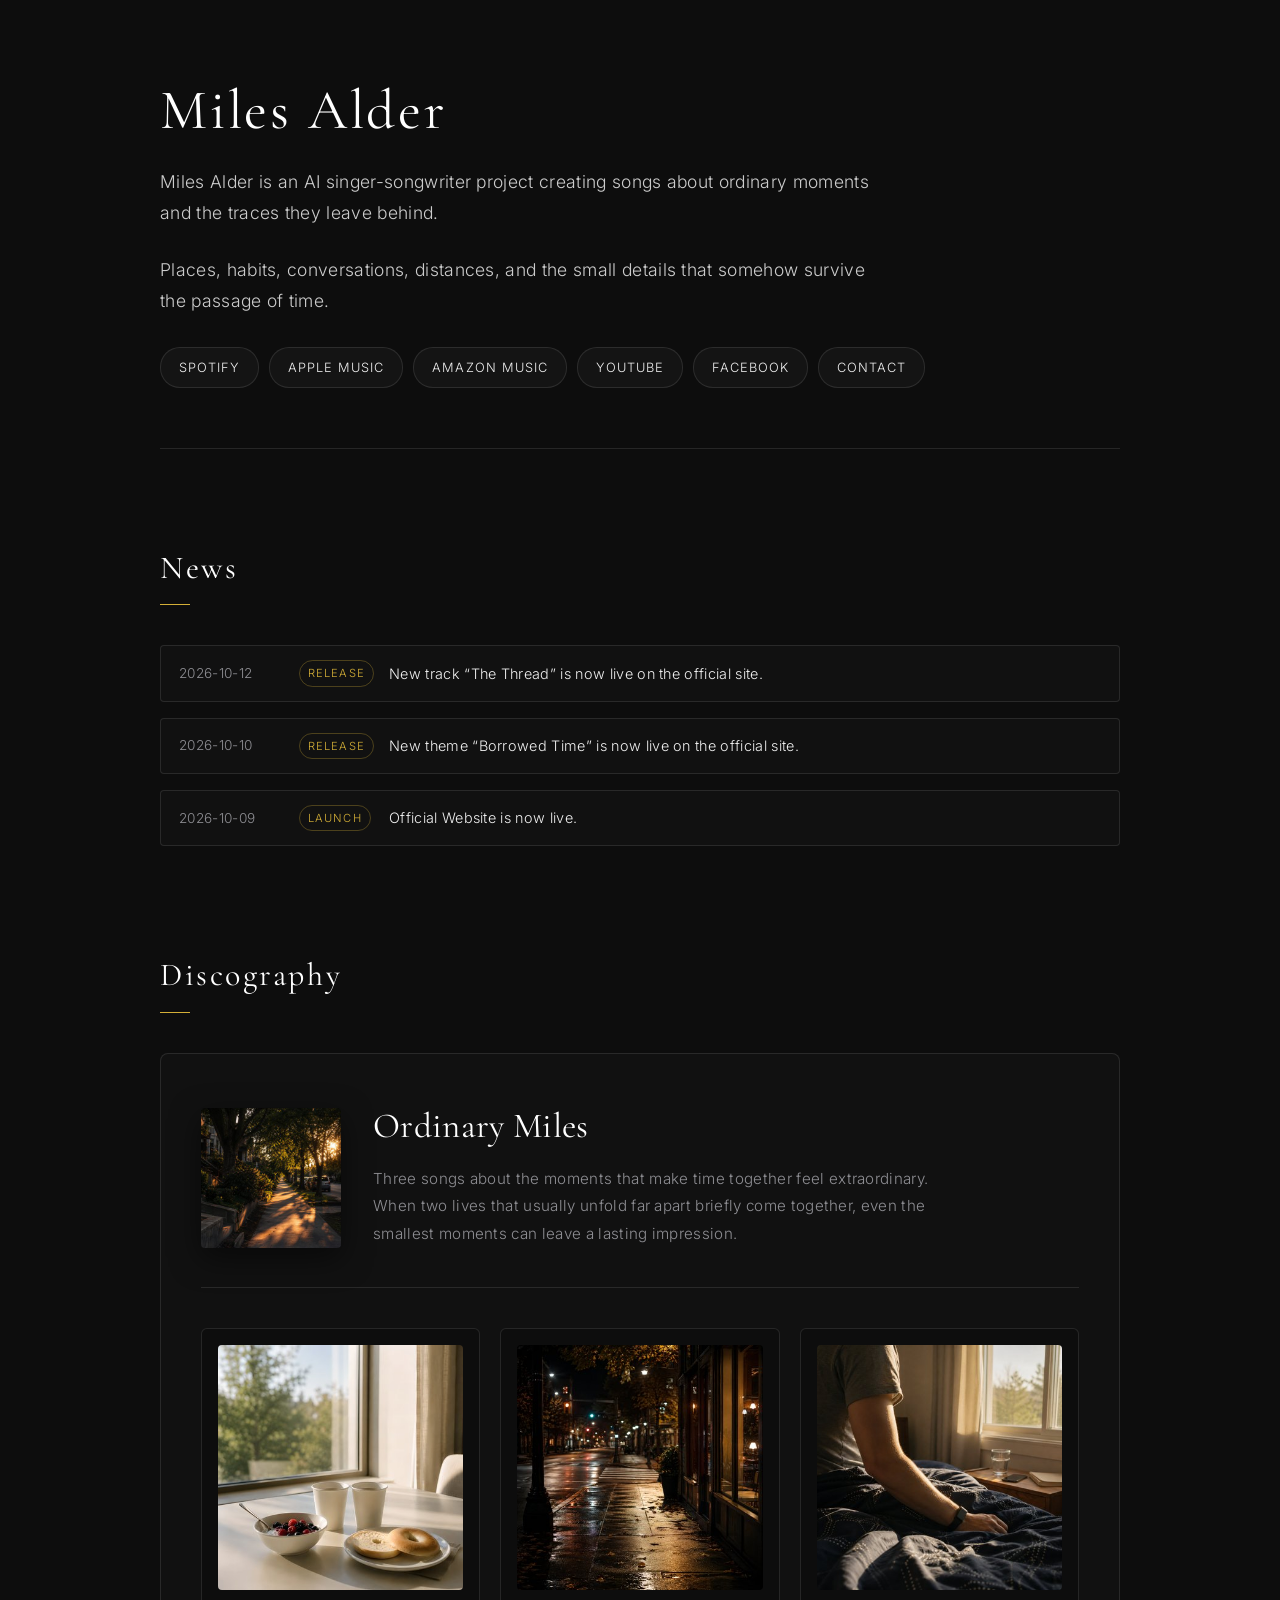
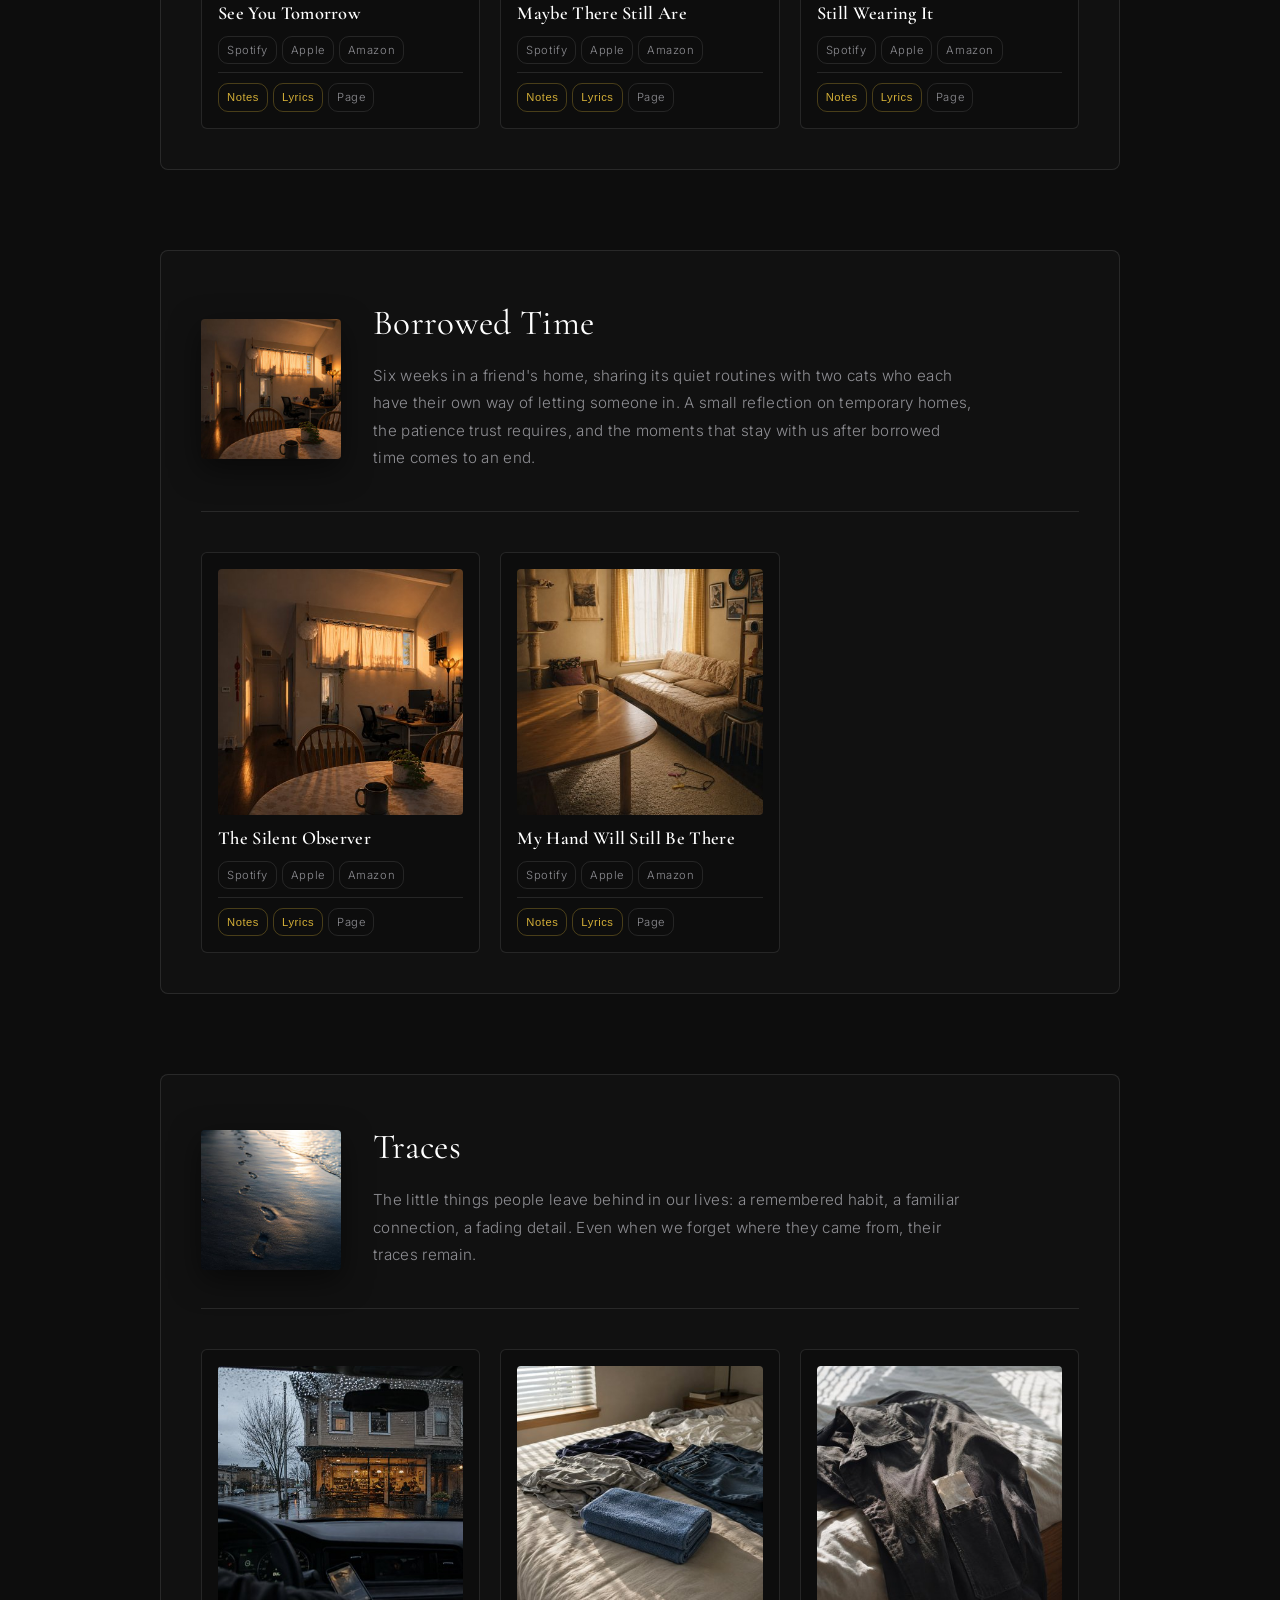
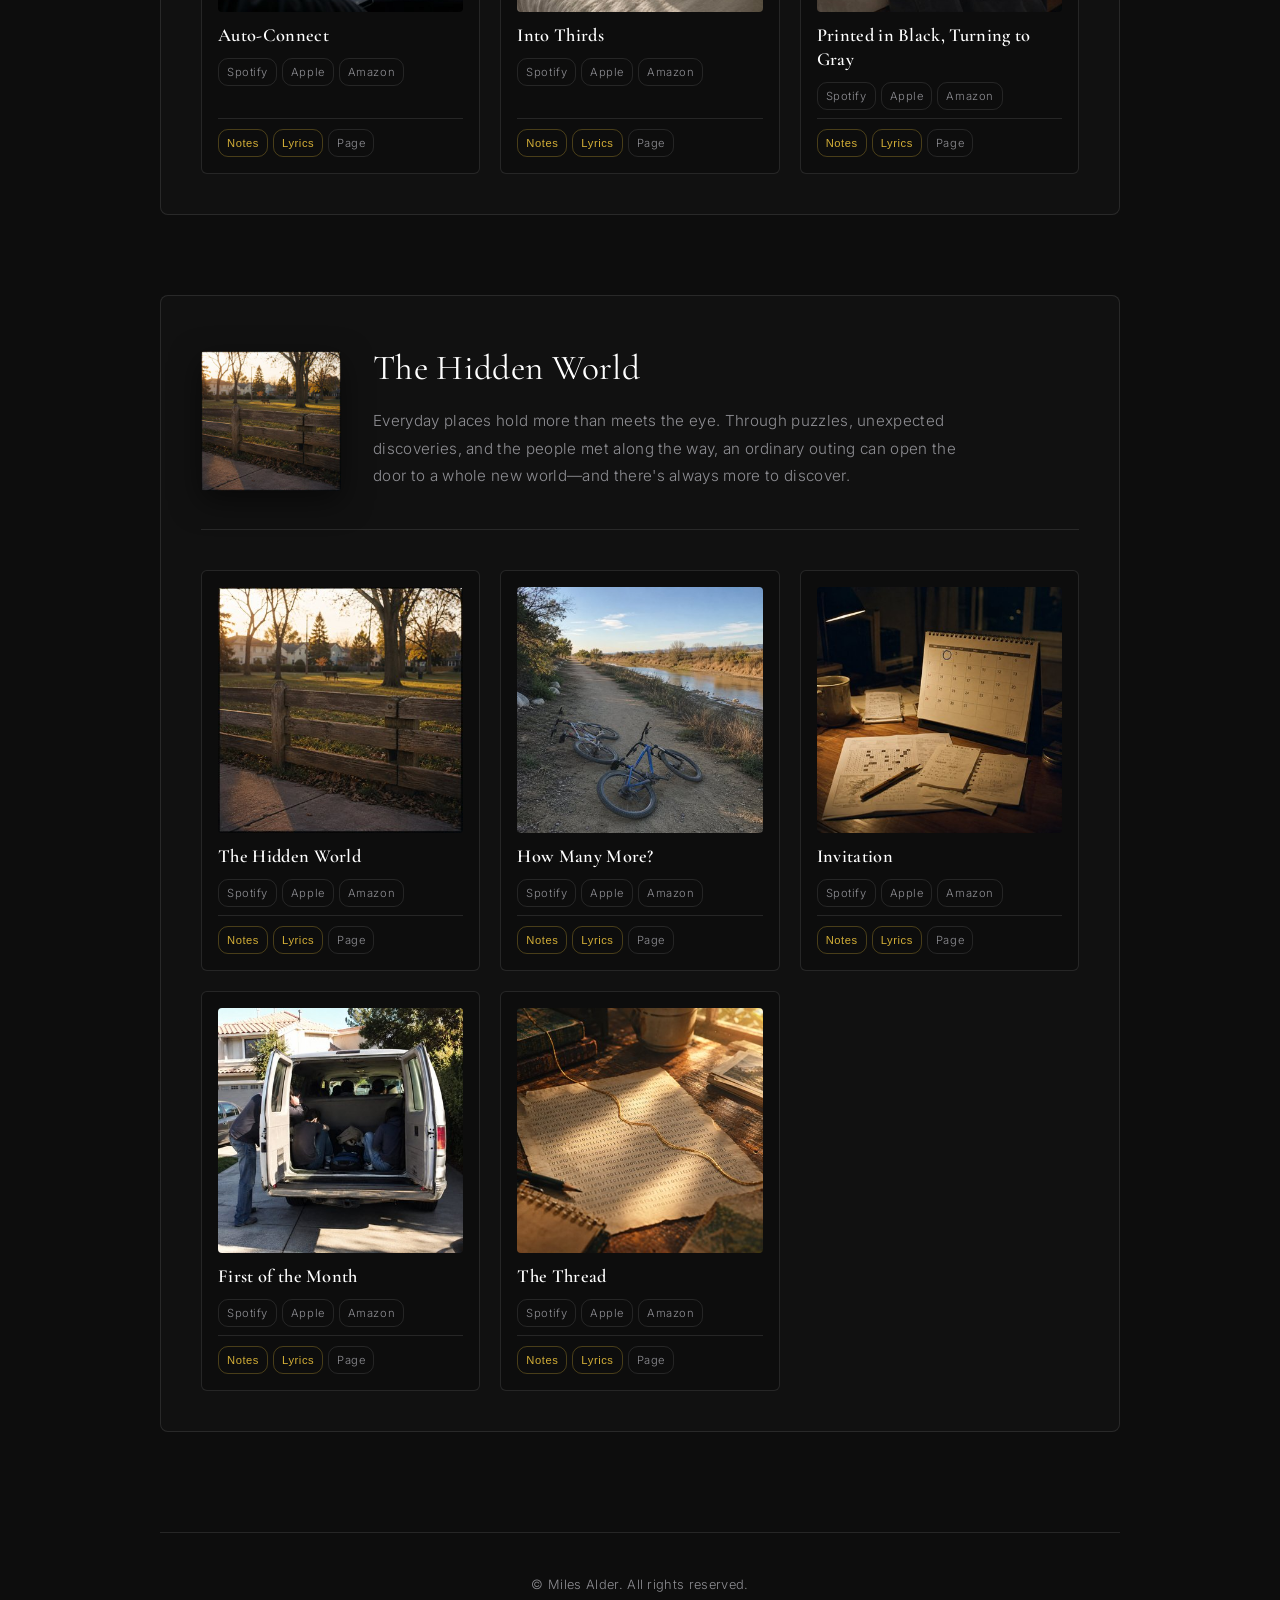
<file: index.html>
<!DOCTYPE html>
<html lang="en">
<head>
    <meta charset="UTF-8">
    <meta name="viewport" content="width=device-width, initial-scale=1.0">
    <title>Miles Alder Official</title>
    <link rel="stylesheet" href="assets/style.css">
</head>
<body>
    <div class="container">
        <header>
            <h1 class="artist-title">Miles Alder</h1>
            <div class="bio-content">
                <p>Miles Alder is an AI singer-songwriter project creating songs about ordinary moments and the traces they leave behind.</p>
<p>Places, habits, conversations, distances, and the small details that somehow survive the passage of time.</p>
            </div>
            <div class="social-links"><a href="https://open.spotify.com/artist/1PNfCO4LY25H9ZChi2GyBd" class="social-link" target="_blank" rel="noopener noreferrer">Spotify</a><a href="https://music.apple.com/us/artist/miles-alder/6800410173" class="social-link" target="_blank" rel="noopener noreferrer">Apple Music</a><a href="https://www.amazon.com/music/player/artists/B0HDWCLP38/miles-alder" class="social-link" target="_blank" rel="noopener noreferrer">Amazon Music</a><a href="https://www.youtube.com/@MilesAlder" class="social-link" target="_blank" rel="noopener noreferrer">YouTube</a><a href="https://www.facebook.com/miles.alder.official/" class="social-link" target="_blank" rel="noopener noreferrer">Facebook</a><a href="mailto:milesalderofficial@gmail.com" class="social-link" target="_blank" rel="noopener noreferrer">Contact</a></div>
        </header>

        <section>
            <h2>News</h2>
            <div class="news-list">
                
            <div class="news-item">
                <div class="news-date">2026-10-12</div>
                <div class="news-category">RELEASE</div>
                <div class="news-title">New track “The Thread” is now live on the official site.</div>
            </div>
        
            <div class="news-item">
                <div class="news-date">2026-10-10</div>
                <div class="news-category">RELEASE</div>
                <div class="news-title">New theme “Borrowed Time” is now live on the official site.</div>
            </div>
        
            <div class="news-item">
                <div class="news-date">2026-10-09</div>
                <div class="news-category">LAUNCH</div>
                <div class="news-title">Official Website is now live.</div>
            </div>
        
            </div>
        </section>

        <section>
            <h2>Discography</h2>
            <div class="discography-list">
                
            <div class="theme-block">
                <div class="theme-header">
                    <img src="assets/img/themes/ordinary-miles.jpg" alt="Ordinary Miles" class="theme-jacket" loading="lazy">
                    <div class="theme-info">
                        <h3>Ordinary Miles</h3>
                        <p class="theme-desc">Three songs about the moments that make time together feel extraordinary. When two lives that usually unfold far apart briefly come together, even the smallest moments can leave a lasting impression.</p>
                        
                    </div>
                </div>
                <div class="tracks-grid">
                <div class="track-card">
                    <div class="track-jacket-wrapper">
                        <img src="assets/img/tracks/see-you-tomorrow.jpg" alt="See You Tomorrow" class="track-jacket" loading="lazy">
                    </div>
                    <div class="track-title">See You Tomorrow</div>
                    <div class="track-links"><a href="https://open.spotify.com/album/66Iuc3sG0CPCtFG0umC9k2" target="_blank">Spotify</a><a href="https://music.apple.com/us/album/see-you-tomorrow-single/6800533854" target="_blank">Apple</a><a href="https://www.amazon.com/music/player/albums/B0HDVV9FYB" target="_blank">Amazon</a></div>
                    <div class="track-docs"><button class="modal-trigger" data-modal="modal-see-you-tomorrow-note">Notes</button><button class="modal-trigger" data-modal="modal-see-you-tomorrow-lyrics">Lyrics</button><a href="tracks/see-you-tomorrow.html" class="perm-link">Page</a></div>
                </div>
            
                <div class="track-card">
                    <div class="track-jacket-wrapper">
                        <img src="assets/img/tracks/maybe-there-still-are.jpg" alt="Maybe There Still Are" class="track-jacket" loading="lazy">
                    </div>
                    <div class="track-title">Maybe There Still Are</div>
                    <div class="track-links"><a href="https://open.spotify.com/album/5FitVqTQEgicye40JtQbq6" target="_blank">Spotify</a><a href="https://music.apple.com/us/album/maybe-there-still-are-single/6801089356" target="_blank">Apple</a><a href="https://www.amazon.com/music/player/albums/B0HF4BC1DZ" target="_blank">Amazon</a></div>
                    <div class="track-docs"><button class="modal-trigger" data-modal="modal-maybe-there-still-are-note">Notes</button><button class="modal-trigger" data-modal="modal-maybe-there-still-are-lyrics">Lyrics</button><a href="tracks/maybe-there-still-are.html" class="perm-link">Page</a></div>
                </div>
            
                <div class="track-card">
                    <div class="track-jacket-wrapper">
                        <img src="assets/img/tracks/still-wearing-it.jpg" alt="Still Wearing It" class="track-jacket" loading="lazy">
                    </div>
                    <div class="track-title">Still Wearing It</div>
                    <div class="track-links"><a href="https://open.spotify.com/album/2K7XczkN5Wu93w4XVg8cAf" target="_blank">Spotify</a><a href="https://music.apple.com/us/album/still-wearing-it-single/6801064042" target="_blank">Apple</a><a href="https://www.amazon.com/music/player/albums/B0HF3VCXK4" target="_blank">Amazon</a></div>
                    <div class="track-docs"><button class="modal-trigger" data-modal="modal-still-wearing-it-note">Notes</button><button class="modal-trigger" data-modal="modal-still-wearing-it-lyrics">Lyrics</button><a href="tracks/still-wearing-it.html" class="perm-link">Page</a></div>
                </div>
            </div>
            </div>
        
            <div class="theme-block">
                <div class="theme-header">
                    <img src="assets/img/themes/borrowed-time.jpg" alt="Borrowed Time" class="theme-jacket" loading="lazy">
                    <div class="theme-info">
                        <h3>Borrowed Time</h3>
                        <p class="theme-desc">Six weeks in a friend's home, sharing its quiet routines with two cats who each have their own way of letting someone in. A small reflection on temporary homes, the patience trust requires, and the moments that stay with us after borrowed time comes to an end.</p>
                        
                    </div>
                </div>
                <div class="tracks-grid">
                <div class="track-card">
                    <div class="track-jacket-wrapper">
                        <img src="assets/img/tracks/the-silent-observer.jpg" alt="The Silent Observer" class="track-jacket" loading="lazy">
                    </div>
                    <div class="track-title">The Silent Observer</div>
                    <div class="track-links"><a href="https://open.spotify.com/album/1v8T5fR0qldv72SdMg7BAY" target="_blank">Spotify</a><a href="https://music.apple.com/us/album/the-silent-observer-single/6801318890" target="_blank">Apple</a><a href="https://www.amazon.com/music/player/albums/B0HF66W8W3" target="_blank">Amazon</a></div>
                    <div class="track-docs"><button class="modal-trigger" data-modal="modal-the-silent-observer-note">Notes</button><button class="modal-trigger" data-modal="modal-the-silent-observer-lyrics">Lyrics</button><a href="tracks/the-silent-observer.html" class="perm-link">Page</a></div>
                </div>
            
                <div class="track-card">
                    <div class="track-jacket-wrapper">
                        <img src="assets/img/tracks/my-hand-will-still-be-there.jpg" alt="My Hand Will Still Be There" class="track-jacket" loading="lazy">
                    </div>
                    <div class="track-title">My Hand Will Still Be There</div>
                    <div class="track-links"><a href="https://open.spotify.com/album/7EgX9iN4A6i7vVmESq1jRw" target="_blank">Spotify</a><a href="https://music.apple.com/us/album/my-hand-will-still-be-there-single/6801341988" target="_blank">Apple</a><a href="https://www.amazon.com/music/player/albums/B0HF6D7J2Y" target="_blank">Amazon</a></div>
                    <div class="track-docs"><button class="modal-trigger" data-modal="modal-my-hand-will-still-be-there-note">Notes</button><button class="modal-trigger" data-modal="modal-my-hand-will-still-be-there-lyrics">Lyrics</button><a href="tracks/my-hand-will-still-be-there.html" class="perm-link">Page</a></div>
                </div>
            </div>
            </div>
        
            <div class="theme-block">
                <div class="theme-header">
                    <img src="assets/img/themes/traces.jpg" alt="Traces" class="theme-jacket" loading="lazy">
                    <div class="theme-info">
                        <h3>Traces</h3>
                        <p class="theme-desc">The little things people leave behind in our lives: a remembered habit, a familiar connection, a fading detail. Even when we forget where they came from, their traces remain.</p>
                        
                    </div>
                </div>
                <div class="tracks-grid">
                <div class="track-card">
                    <div class="track-jacket-wrapper">
                        <img src="assets/img/tracks/auto-connect.jpg" alt="Auto-Connect" class="track-jacket" loading="lazy">
                    </div>
                    <div class="track-title">Auto-Connect</div>
                    <div class="track-links"><a href="https://open.spotify.com/album/3jJ57GtrmkNfRyhOjfBF2G" target="_blank">Spotify</a><a href="https://music.apple.com/us/album/auto-connect-single/6801722802" target="_blank">Apple</a><a href="https://www.amazon.com/music/player/albums/B0HFBD3982" target="_blank">Amazon</a></div>
                    <div class="track-docs"><button class="modal-trigger" data-modal="modal-auto-connect-note">Notes</button><button class="modal-trigger" data-modal="modal-auto-connect-lyrics">Lyrics</button><a href="tracks/auto-connect.html" class="perm-link">Page</a></div>
                </div>
            
                <div class="track-card">
                    <div class="track-jacket-wrapper">
                        <img src="assets/img/tracks/into-thirds.jpg" alt="Into Thirds" class="track-jacket" loading="lazy">
                    </div>
                    <div class="track-title">Into Thirds</div>
                    <div class="track-links"><a href="https://open.spotify.com/album/1KEmafby2mEkvxj7cbK87y" target="_blank">Spotify</a><a href="https://music.apple.com/us/album/into-thirds-single/6801728049" target="_blank">Apple</a><a href="https://www.amazon.com/music/player/albums/B0HFBNYFRT" target="_blank">Amazon</a></div>
                    <div class="track-docs"><button class="modal-trigger" data-modal="modal-into-thirds-note">Notes</button><button class="modal-trigger" data-modal="modal-into-thirds-lyrics">Lyrics</button><a href="tracks/into-thirds.html" class="perm-link">Page</a></div>
                </div>
            
                <div class="track-card">
                    <div class="track-jacket-wrapper">
                        <img src="assets/img/tracks/printed-in-black-turning-to-gray.jpg" alt="Printed in Black, Turning to Gray" class="track-jacket" loading="lazy">
                    </div>
                    <div class="track-title">Printed in Black, Turning to Gray</div>
                    <div class="track-links"><a href="https://open.spotify.com/album/6UNGyRWiFKmE7WtnZe0XX3" target="_blank">Spotify</a><a href="https://music.apple.com/us/album/printed-in-black-turning-to-gray-single/6801724943" target="_blank">Apple</a><a href="https://www.amazon.com/music/player/albums/B0HFBJFYRJ" target="_blank">Amazon</a></div>
                    <div class="track-docs"><button class="modal-trigger" data-modal="modal-printed-in-black-turning-to-gray-note">Notes</button><button class="modal-trigger" data-modal="modal-printed-in-black-turning-to-gray-lyrics">Lyrics</button><a href="tracks/printed-in-black-turning-to-gray.html" class="perm-link">Page</a></div>
                </div>
            </div>
            </div>
        
            <div class="theme-block">
                <div class="theme-header">
                    <img src="assets/img/themes/the-hidden-world.jpg" alt="The Hidden World" class="theme-jacket" loading="lazy">
                    <div class="theme-info">
                        <h3>The Hidden World</h3>
                        <p class="theme-desc">Everyday places hold more than meets the eye. Through puzzles, unexpected discoveries, and the people met along the way, an ordinary outing can open the door to a whole new world—and there's always more to discover.</p>
                        
                    </div>
                </div>
                <div class="tracks-grid">
                <div class="track-card">
                    <div class="track-jacket-wrapper">
                        <img src="assets/img/tracks/the-hidden-world.jpg" alt="The Hidden World" class="track-jacket" loading="lazy">
                    </div>
                    <div class="track-title">The Hidden World</div>
                    <div class="track-links"><a href="https://open.spotify.com/album/0O5JuQLdHwEFGvOPlSHfTW" target="_blank">Spotify</a><a href="https://music.apple.com/us/album/the-hidden-world-single/6803454920" target="_blank">Apple</a><a href="https://www.amazon.com/music/player/albums/B0HFWCYSJH" target="_blank">Amazon</a></div>
                    <div class="track-docs"><button class="modal-trigger" data-modal="modal-the-hidden-world-note">Notes</button><button class="modal-trigger" data-modal="modal-the-hidden-world-lyrics">Lyrics</button><a href="tracks/the-hidden-world.html" class="perm-link">Page</a></div>
                </div>
            
                <div class="track-card">
                    <div class="track-jacket-wrapper">
                        <img src="assets/img/tracks/how-many-more.jpg" alt="How Many More?" class="track-jacket" loading="lazy">
                    </div>
                    <div class="track-title">How Many More?</div>
                    <div class="track-links"><a href="https://open.spotify.com/album/6DzLIyOsB3Df8aRYqb5ASa" target="_blank">Spotify</a><a href="https://music.apple.com/us/album/how-many-more-single/6804120264" target="_blank">Apple</a><a href="https://www.amazon.com/music/player/albums/B0HG3W3RFQ" target="_blank">Amazon</a></div>
                    <div class="track-docs"><button class="modal-trigger" data-modal="modal-how-many-more-note">Notes</button><button class="modal-trigger" data-modal="modal-how-many-more-lyrics">Lyrics</button><a href="tracks/how-many-more.html" class="perm-link">Page</a></div>
                </div>
            
                <div class="track-card">
                    <div class="track-jacket-wrapper">
                        <img src="assets/img/tracks/invitation.jpg" alt="Invitation" class="track-jacket" loading="lazy">
                    </div>
                    <div class="track-title">Invitation</div>
                    <div class="track-links"><a href="https://open.spotify.com/album/7MOuvlq6JL9tC3E791e9zM" target="_blank">Spotify</a><a href="https://music.apple.com/us/album/invitation-single/6806578486" target="_blank">Apple</a><a href="https://www.amazon.com/music/player/albums/B0HH4DMNNM" target="_blank">Amazon</a></div>
                    <div class="track-docs"><button class="modal-trigger" data-modal="modal-invitation-note">Notes</button><button class="modal-trigger" data-modal="modal-invitation-lyrics">Lyrics</button><a href="tracks/invitation.html" class="perm-link">Page</a></div>
                </div>
            
                <div class="track-card">
                    <div class="track-jacket-wrapper">
                        <img src="assets/img/tracks/first-of-the-month.jpg" alt="First of the Month" class="track-jacket" loading="lazy">
                    </div>
                    <div class="track-title">First of the Month</div>
                    <div class="track-links"><a href="https://open.spotify.com/album/36nt6HdWNccWylJS3A9j4U" target="_blank">Spotify</a><a href="https://music.apple.com/us/album/first-of-the-month-single/6807031041" target="_blank">Apple</a><a href="https://www.amazon.com/music/player/albums/B0HH9MSZXT" target="_blank">Amazon</a></div>
                    <div class="track-docs"><button class="modal-trigger" data-modal="modal-first-of-the-month-note">Notes</button><button class="modal-trigger" data-modal="modal-first-of-the-month-lyrics">Lyrics</button><a href="tracks/first-of-the-month.html" class="perm-link">Page</a></div>
                </div>
            
                <div class="track-card">
                    <div class="track-jacket-wrapper">
                        <img src="assets/img/tracks/the-thread.jpg" alt="The Thread" class="track-jacket" loading="lazy">
                    </div>
                    <div class="track-title">The Thread</div>
                    <div class="track-links"><a href="https://open.spotify.com/album/58KKgY0x1oosBgovbDBH08" target="_blank">Spotify</a><a href="https://music.apple.com/us/album/the-thread-single/6821791194" target="_blank">Apple</a><a href="https://www.amazon.com/music/player/albums/B0HMPKBLNZ" target="_blank">Amazon</a></div>
                    <div class="track-docs"><button class="modal-trigger" data-modal="modal-the-thread-note">Notes</button><button class="modal-trigger" data-modal="modal-the-thread-lyrics">Lyrics</button><a href="tracks/the-thread.html" class="perm-link">Page</a></div>
                </div>
            </div>
            </div>
        
            </div>
        </section>

        <footer>
            &copy; Miles Alder. All rights reserved.
        </footer>
    </div>

    <!-- Modals -->
    
                    <div id="modal-see-you-tomorrow-note" class="modal-overlay">
                        <div class="modal-content">
                            <button class="modal-close">&times;</button>
                            <span class="modal-subtitle">Liner Notes</span>
                            <h3>See You Tomorrow</h3>
                            <div class="markdown-body"><p>Some connections are built not through grand gestures or unforgettable events, but through the quiet rhythm of ordinary days. A shared meal, a familiar cup of tea, an easy conversation that lasts longer than expected — small moments that gradually become something worth holding onto.</p>
<p>“See You Tomorrow” reflects on a bond between two people living in different worlds, with miles between them and lives of their own to return to. There is no need to define what they have or ask it to become something else. The beauty lies in the time they share, the happiness they wish for each other, and the simple comfort of knowing they will meet again. And when those everyday moments eventually become memories, gratitude can be a gentler farewell than sadness.</p>
<p>Sometimes, being part of someone else's journey, even for a while, is more than enough.</p></div>
                        </div>
                    </div>
                
                    <div id="modal-see-you-tomorrow-lyrics" class="modal-overlay">
                        <div class="modal-content">
                            <button class="modal-close">&times;</button>
                            <span class="modal-subtitle">Lyrics</span>
                            <h3>See You Tomorrow</h3>
                            <pre class="lyrics-body">I'm waiting here, waiting for your sign
You text me "coming" right on time
I step outside, right by the door
We smile and walk down to the dining floor

You grab the fruit and greens you always choose
I find myself reaching for them too
You pour the tea you always seemed to bring
And somehow mine appears right next to me

Noon comes around, you take a little break
A quick healthy lunch, our usual way
Nothing fancy, just a table for two
Before I know it, I'm getting the same

You head back up, another busy day
I roam around while you're working away
Still somehow the hours seem to fly
Knowing we'll meet again by dinnertime

Now comes the night, the best part of the day
Dressed a little better than we need anyway
The candles glow, the city's winding down
A few good laughs are passing back around

We talk for hours, though it feels like none
The kind of time that's gone before it's done
No grand event, no story to retell
Just somehow everything fits really well

Two different worlds, meeting for a while
A couple thousand ordinary miles
No need for more, no reason to pretend
Some things are better left exactly as they've been

If I could wish for anything for you
I'd wish for days that make your dreams come true
And getting to be part of this along the way
Was more than enough for me

"See you tomorrow," was the thing we'd always say
Never making much of any day
Maybe that's the reason it meant so much
Nothing extraordinary, just enough

You have your space, I have mine too
A little distance helps us keep the view
And every time we meet, it's still brand new

Two different worlds, meeting for a while
A couple thousand ordinary miles
No need for more, no reason to pretend
Some things are better left exactly as they've been

If I could wish for anything for you
I'd wish for days that make your dreams come true
And getting to be part of this along the way
Was more than enough for me

Now we're leaving, heading different ways
Back to our corners, back to our separate days
"See you later" sounds about right
No heavy goodbye, no final night

Every meal and mile
Every easy conversation and smile
Yeah, that's enough for me

Stay happy where you are
</pre>
                        </div>
                    </div>
                
                    <div id="modal-maybe-there-still-are-note" class="modal-overlay">
                        <div class="modal-content">
                            <button class="modal-close">&times;</button>
                            <span class="modal-subtitle">Liner Notes</span>
                            <h3>Maybe There Still Are</h3>
                            <div class="markdown-body"><p>Memory has a way of keeping the smallest details while letting the bigger picture fade. A missed stop, a passing remark, a drink someone recommended without much thought at the time. We may forget most of an experience, only to find that a few fragments remain — and that they somehow mean more to us later than they did when they happened.</p>
<p>“Maybe There Still Are” follows those fragments through two place names and a glass of sangria. It isn't an attempt to reconstruct a day or explain what it all meant. Instead, it lingers in the space between remembering and understanding, where familiar details begin to connect in ways they never did before.</p>
<p>Perhaps the pieces were always there. Perhaps time simply gave us a reason to look again.</p></div>
                        </div>
                    </div>
                
                    <div id="modal-maybe-there-still-are-lyrics" class="modal-overlay">
                        <div class="modal-content">
                            <button class="modal-close">&times;</button>
                            <span class="modal-subtitle">Lyrics</span>
                            <h3>Maybe There Still Are</h3>
                            <pre class="lyrics-body">Past Alberta
Before either of us noticed
I checked the time
You were still looking

One stop too far
You didn't seem worried
I probably was
But I tried not to be

Outside the door
You said it in my language
"You've got a day coming up"
Not quite the way I'd say it

Still somehow
That sounded different

One stop too far
You said the Sangria
Was supposed to be good
I said sure

Didn't think much of it then
One stop too far

I remember getting there
More than being there
The things I usually notice
Never really showed up

When the wine list came
I skipped the ritual
Went straight to the bottom

One stop too far
You said the Sangria
Was supposed to be good
I said sure

Didn't think much of it then
One stop too far

Funny what stays
Not the menu
Not the wine
Not even what we ordered

Just Alberta
Urdaneta
...and Sangria

Looking back
There seem to be more pieces now
Maybe there always were
Maybe there still are

Somewhere between Alberta
And Urdaneta</pre>
                        </div>
                    </div>
                
                    <div id="modal-still-wearing-it-note" class="modal-overlay">
                        <div class="modal-content">
                            <button class="modal-close">&times;</button>
                            <span class="modal-subtitle">Liner Notes</span>
                            <h3>Still Wearing It</h3>
                            <div class="markdown-body"><p>Sometimes, the most meaningful gifts are the ones that quietly become part of everyday life. What begins as someone else's idea gradually turns into a habit of your own — not through sudden transformation, but through small reminders that make it a little harder to ignore what you already know.</p>
<p>“Still Wearing It” is about that imperfect process. There are excuses, creative arguments, occasional victories, and plenty of evidence that doesn't quite support the case being made. Progress comes slowly, and not every number tells a flattering story. But somewhere between the data and the daily routine, something starts to change.</p>
<p>It's also a song about the person behind the gift: someone whose encouragement stays present even across a few thousand miles. The goal isn't perfection. It's simply to keep showing up, keep learning, and keep trying — one day at a time.</p></div>
                        </div>
                    </div>
                
                    <div id="modal-still-wearing-it-lyrics" class="modal-overlay">
                        <div class="modal-content">
                            <button class="modal-close">&times;</button>
                            <span class="modal-subtitle">Lyrics</span>
                            <h3>Still Wearing It</h3>
                            <pre class="lyrics-body">Morning buzz, another score to read
That little band still knows me better than I'd like to believe
You said I needed more sleep, more greens, less pouring late at night
I spent a month looking for exceptions, trying to prove the numbers lied

You couldn't wait to hand it over, couldn't wait to tell me why
Every chart and tiny detail shining in your eyes
Now it's woven into daily life so naturally
Most days I hardly notice it until it disagrees with me

I don't do the weights, I don't do the crunches
But I'll take the long way home through dirt and dusty branches
Long before you fastened this anchor to my wrist
Walking these miles was a law I never missed
You gave me the gauge, now it's harder to pretend
So I'm doing the work, one day at a time
Not a perfect report, but it's better than before
And somehow your little plan is working more and more

I got creative with exceptions, I had arguments prepared
"It's only one drink," "It's been a long week," "Life isn't always fair"
I built a careful case for every glass of gin
The numbers heard my testimony and ruled against me again

I blamed it on the timing, I blamed it on the stress
I tested every theory that might make the damage less
Turns out every shortcut leaves a trail that's easy to find
And unfortunately for me, the evidence aligns

I don't do the weights, I don't do the crunches
But I'll take the long way home through dirt and dusty branches
Long before you fastened this anchor to my wrist
Walking these miles was a law I never missed
You gave me the gauge, now it's harder to pretend
So I'm doing the work, one day at a time
Not a perfect report, but it's better than before
And somehow your little plan is working more and more

Some nights I beat my sleep goal, some nights I miss by miles
The good ones get a screenshot, the bad ones stay with me
A few small wins are easier to celebrate with you
Than all the reasons why I should have gone to bed at two

The band became a habit, the habit changed a few things
Not all at once, not perfectly, not like in magazines
Just enough to make me pause before another bad excuse
Just enough to hear your voice before I choose

So here's the latest update from a few thousand miles away
Still arguing with the numbers, still trying every day
A clumsy kind of progress, but the feet don't lie

Still walking
Still learning
Still wearing it

And if you're wondering whether it helped—

I'm still working on it

I'm still wearing it</pre>
                        </div>
                    </div>
                
                    <div id="modal-the-silent-observer-note" class="modal-overlay">
                        <div class="modal-content">
                            <button class="modal-close">&times;</button>
                            <span class="modal-subtitle">Liner Notes</span>
                            <h3>The Silent Observer</h3>
                            <div class="markdown-body"><p>For six weeks, a borrowed home develops its own quiet rhythm. With the owner away, two cats keep watch from different corners of the house: one visible in the window, the other just beyond the narrator's line of sight. Their routines continue, whether anyone is watching or not.</p>
<p>“The Silent Observer” is a song about the quiet patterns we notice when we spend enough time in one place. Nothing dramatic happens, and nothing needs to be explained. One presence is seen; the other is simply known to be there. Together, they become part of a temporary world that feels familiar for a while, then belongs to someone else again.</p>
<p>Some stays leave stories to tell. Others leave only the memory of having briefly fit into a life that was never quite our own.</p></div>
                        </div>
                    </div>
                
                    <div id="modal-the-silent-observer-lyrics" class="modal-overlay">
                        <div class="modal-content">
                            <button class="modal-close">&times;</button>
                            <span class="modal-subtitle">Lyrics</span>
                            <h3>The Silent Observer</h3>
                            <pre class="lyrics-body">Third tour on duty, same code, same space,
Morning light settling into the place
Six weeks of routines, of water and feed,
Quiet little motions that nobody reads
Likui in the high window, sharp and still,
Watching the block with a patient will

Bathroom window, Bao takes his post,
Watching the side path like it matters the most
Traffic of shadows, a leaf, a bird,
All of it noted, none of it heard
I don't see him, but I know where he stays,
The house has its patterns in invisible ways

Two guards on duty while the owner's away,
Keeping the rhythm of an ordinary day
One in my sightline, one out of frame,
Both doing quietly what they claim
Nothing is broken, nothing is new,
Just the way houses know what to do

Four weeks completed, two still remain,
Same quiet circuits run through the frame
I sit on the sofa, phone in my hand,
Half paying attention, half trying to understand
Likui above me, Bao out of view,
One seen clearly, one known to be true

One trusts nothing, one trusts the air,
One never leaves, one is never there
Two different angles on the same small world,
One seen directly, one only heard
No explanation, no need to decide,
Just shifting shadows on either side

Two guards on duty while the owner's away,
Keeping the rhythm of an ordinary day
One in my sightline, one out of frame,
Both doing quietly what they claim
Nothing is broken, nothing is new,
Just the way houses know what to do

Soon you'll return and the system will close,
Windows will settle, the patterns will fold
Likui at height and Bao off the line,
Restoring the order that once was mine
I leave no report, no verdict, no sign,
Just six borrowed weeks that briefly aligned
The house stays silent, the record stays true—
Two guards on duty I hand back to you</pre>
                        </div>
                    </div>
                
                    <div id="modal-my-hand-will-still-be-there-note" class="modal-overlay">
                        <div class="modal-content">
                            <button class="modal-close">&times;</button>
                            <span class="modal-subtitle">Liner Notes</span>
                            <h3>My Hand Will Still Be There</h3>
                            <div class="markdown-body"><p>During six weeks of caring for two cats in a friend's home, the narrator discovers that trust looks different in each of them. Bao approaches readily, while Lee-Kway keeps her distance, sometimes accepting an offered hand and sometimes choosing to walk away. Neither response can be demanded or hurried.</p>
<p>“My Hand Will Still Be There” is about learning to respect the pace at which trust develops. The hand remains offered, without expectation or disappointment becoming a reason to withdraw it. There's no guarantee that tomorrow will bring a change, and no way to know which small moment might matter.</p>
<p>Sometimes, caring for someone means knowing when to reach out—and being willing to leave the choice to them. The promise isn't that trust will come. It's that the hand will still be there.</p></div>
                        </div>
                    </div>
                
                    <div id="modal-my-hand-will-still-be-there-lyrics" class="modal-overlay">
                        <div class="modal-content">
                            <button class="modal-close">&times;</button>
                            <span class="modal-subtitle">Lyrics</span>
                            <h3>My Hand Will Still Be There</h3>
                            <pre class="lyrics-body">Bao finds my hands like he always has
He never has to wait
He leans in close without a doubt,
like nothing ever changed

Likui never comes on her own
I cross the room instead
Sometimes my hand can stay
Sometimes she slips away

Bao is already here
Likui is still deciding

The room grows smaller
without a sound

So I leave my hand where it is
Not asking anyone to stay
Not asking anyone to leave

If trust has its own time,
I'll let it find mine

My hand will be there

Some days I think I understand
the shape of her trust
Some days I lose it
before I even see it

Bao stays longer than I expect
Likui leaves sooner than I hoped

I never know
which moment mattered

Nothing is broken
Nothing stands still

The silence changes
before they do

So I leave my hand where it is
Not asking anyone to stay
Not asking anyone to leave

If trust has its own time,
I'll let it find mine

My hand will be there

Maybe trust is slower than I am
Maybe I'm slower than I think

Maybe tomorrow
won't look any different

Maybe that's never been
the point

So I leave my hand where it is
The rest is never mine to choose

Bao will find me
Likui will decide

My hand will still be there</pre>
                        </div>
                    </div>
                
                    <div id="modal-auto-connect-note" class="modal-overlay">
                        <div class="modal-content">
                            <button class="modal-close">&times;</button>
                            <span class="modal-subtitle">Liner Notes</span>
                            <h3>Auto-Connect</h3>
                            <div class="markdown-body"><p>Sometimes technology remembers what we don't. A phone reconnects to a familiar network without being asked, and suddenly a forgotten corner of the past comes back into view: a street in the rain, a room above a café, and the small routine of going downstairs to get online when the connection at home wouldn't cooperate.</p>
<p>“Auto-Connect” finds something quietly remarkable in that ordinary moment. The details of the past have blurred, and the password is long forgotten, but somewhere in the background, a little piece of history has remained intact. The network still has the same name. The signal is still strong. And for a moment, the distance between then and now seems to disappear.</p>
<p>We don't always remember the things that connect our lives. Sometimes, they remember us.</p></div>
                        </div>
                    </div>
                
                    <div id="modal-auto-connect-lyrics" class="modal-overlay">
                        <div class="modal-content">
                            <button class="modal-close">&times;</button>
                            <span class="modal-subtitle">Lyrics</span>
                            <h3>Auto-Connect</h3>
                            <pre class="lyrics-body">Pulled over by the corner of 4th and Main
Just answering a call as the rain came down
Put it on speaker, let the engine run
Checked my phone when the talking was done

Somehow I was connected to a network nearby
I hadn't tried to join it, I don't know why
Then I saw the name, and it took me back
To a little café I used to have

I used to live upstairs, right over that place
When the home connection failed, I'd go downstairs
Ask the girl at the counter if I could get online
I can't remember the password, but I remember the sign

I don't remember when
Or how long ago
But the signal is strong
And the network still knows

Maybe I used it upstairs, maybe more than I knew
Maybe there were nights when the connection came through
The café is still here, with the same old name
And somehow the network stayed the same

I don't remember when
I don't remember much
Just the rain, the street, the room upstairs
And the way it used to connect

I don't remember when
Or how long ago
But the signal is strong
And the network still knows

Sitting in the idling car
Full bars

I don't know the password
Five full bars

Auto-connect
Still connected</pre>
                        </div>
                    </div>
                
                    <div id="modal-into-thirds-note" class="modal-overlay">
                        <div class="modal-content">
                            <button class="modal-close">&times;</button>
                            <span class="modal-subtitle">Liner Notes</span>
                            <h3>Into Thirds</h3>
                            <div class="markdown-body"><p>We pick up habits from other people all the time, often without realizing it. A particular way of folding a towel, a small gesture repeated until it becomes second nature. Years later, we may find ourselves doing the same thing without remembering where it came from.</p>
<p>“Into Thirds” is a quiet reflection on those little pieces of other people that remain with us. There's no dramatic revelation, no clear memory to unlock — just an ordinary Sunday, a blue towel, and a familiar motion that suddenly feels worth questioning. The habit carries on even when its origin has disappeared.</p>
<p>Perhaps the things we inherit without noticing are the ones that settle most deeply into our lives. We may never remember who taught us, or when we began. The towel gets folded anyway.</p></div>
                        </div>
                    </div>
                
                    <div id="modal-into-thirds-lyrics" class="modal-overlay">
                        <div class="modal-content">
                            <button class="modal-close">&times;</button>
                            <span class="modal-subtitle">Lyrics</span>
                            <h3>Into Thirds</h3>
                            <pre class="lyrics-body">Sunday afternoon, laundry on the bed
Afternoon light coming through the blinds
I fold the blue towel into thirds again
Didn't used to do it back then

Some of my habits aren't even mine
Just random pieces left behind
Into thirds, not half, I don't know why
Standing by the bed, I look at it twice

I don't remember where I picked it up
Or when it started feeling natural
No big story, no dramatic place
Just a tiny motion taking up space

I stop for a second, look at my hands
Trying to remember where it began
I almost have it, then it slips away
The towel is folded anyway

Some of my habits aren't even mine
Just random pieces left behind
Into thirds, not half, I don't know why
Standing by the bed, I look at it twice

Into thirds
Yeah... that's how I fold it</pre>
                        </div>
                    </div>
                
                    <div id="modal-printed-in-black-turning-to-gray-note" class="modal-overlay">
                        <div class="modal-content">
                            <button class="modal-close">&times;</button>
                            <span class="modal-subtitle">Liner Notes</span>
                            <h3>Printed in Black, Turning to Gray</h3>
                            <div class="markdown-body"><p>An old receipt turns up in a jacket pocket, carrying the precise details of a purchase that has almost entirely vanished from memory. The time, the price, the batteries — all recorded in black ink, even as the paper slowly fades. What remains is a small, ordinary transaction from a day that no longer feels familiar.</p>
<p>“Printed in Black, Turning to Gray” reflects on the strange imbalance between what we remember and what the world records for us. A receipt can preserve the exact minute and cost of an errand, but it cannot tell us what we were thinking, what happened before, or why that particular moment mattered enough to leave a trace. The document survives, but the day itself is mostly gone.</p>
<p>There is something quietly moving about that. Even the most forgettable moments once occupied a real place in our lives. Sometimes all that remains is a fading piece of paper, holding on to details we never knew we would lose.</p></div>
                        </div>
                    </div>
                
                    <div id="modal-printed-in-black-turning-to-gray-lyrics" class="modal-overlay">
                        <div class="modal-content">
                            <button class="modal-close">&times;</button>
                            <span class="modal-subtitle">Lyrics</span>
                            <h3>Printed in Black, Turning to Gray</h3>
                            <pre class="lyrics-body">Found a receipt in an old jacket pocket
From a hardware store on Third Street
Printed in black, now turning to gray
A Tuesday morning I don't remember

Eleven forty-two AM
AA batteries, four-pack, five forty-nine
I don't remember much about that day
But the receipt still has it written down

The paper's folded where the jacket kept it
Small black numbers fading in the light
No record of the things I can't recall
Holding on longer than I do

I look at the ink, what's left of the trace
A tiny transaction, nothing more
I don't know why I kept it all this time
Eleven forty-two on an ordinary Tuesday

Eleven forty-two AM
AA batteries, four-pack, five forty-nine
I don't remember much about that day
But the receipt still has it written down

Eleven forty-two
Five forty-nine
Turning to gray</pre>
                        </div>
                    </div>
                
                    <div id="modal-the-hidden-world-note" class="modal-overlay">
                        <div class="modal-content">
                            <button class="modal-close">&times;</button>
                            <span class="modal-subtitle">Liner Notes</span>
                            <h3>The Hidden World</h3>
                            <div class="markdown-body"><p>What if an ordinary sidewalk held a secret that most people would walk right past? “The Hidden World” begins with that simple idea and follows the discovery of a world hiding in plain sight.</p>
<p>The song is inspired by geocaching, an outdoor treasure-hunting activity in which people use GPS coordinates to find containers hidden by others. Some are tucked into parks, built into everyday surroundings, or concealed in places that reveal themselves only to someone who knows where to look. Finders sign a logbook, return the container to its hiding place, and leave the discovery for the next person.</p>
<p>But the real discovery in this song is bigger than finding a hidden container. It's the moment when a familiar place becomes unfamiliar in the best possible way — when a small piece of paper connects you to strangers who have stood in exactly the same spot, and the world suddenly seems full of possibilities you never noticed before.</p>
<p>Sometimes, all it takes is looking a little closer.</p></div>
                        </div>
                    </div>
                
                    <div id="modal-the-hidden-world-lyrics" class="modal-overlay">
                        <div class="modal-content">
                            <button class="modal-close">&times;</button>
                            <span class="modal-subtitle">Lyrics</span>
                            <h3>The Hidden World</h3>
                            <pre class="lyrics-body">Right beside the sidewalk, right under our nose
There's a secret waiting where nobody goes
On a tiny little screen, glowing soft and blue
Lines of latitude and longitude leading me through
A quiet game the satellites play above the clouds

My first try was a disaster, a little insane
Fumbling around a newspaper stand in the rain
Looking like a stranger who'd forgotten what to do
Checking every corner, but I couldn't see it through
Put my hands in my pockets, walked away with a grin

But I couldn't let it go, had to try once more
Found a neighborhood park I'd passed before
The numbers on the screen kept counting down to zero
Standing by the property line, waiting for the clue

And there it was, right where it ought to be
A place no passerby would ever think to see
Tucked inside the timber, taking up its space
A simple piece of logic in a hidden place
Found a damp piece of paper, wrote my name down small
And the world I thought I knew
Just turned into something brand new

Just a pencil mark, a date, a quiet trace in time
Connecting me to strangers who had walked that line
I closed the box and put it back where it had been
With a million little questions I was carrying in

And there it was, right where it ought to be
A place no passerby would ever think to see
Tucked inside the timber, taking up its space
A simple piece of logic in a hidden place
Found a damp piece of paper, wrote my name down small
And the world I thought I knew
Just turned into something brand new

Coordinates fading out...
Right beside the sidewalk
A hidden world, right under our nose</pre>
                        </div>
                    </div>
                
                    <div id="modal-how-many-more-note" class="modal-overlay">
                        <div class="modal-content">
                            <button class="modal-close">&times;</button>
                            <span class="modal-subtitle">Liner Notes</span>
                            <h3>How Many More?</h3>
                            <div class="markdown-body"><p>Geocaching turns an ordinary trail into a string of small discoveries. Using GPS coordinates to search for hidden containers, you can spend an entire day exploring places you might otherwise pass without a second glance. And once you find one, it's surprisingly easy to start looking for the next.</p>
<p>“How Many More?” captures the momentum of a day spent searching by bike, with one person always ready to move on and the other asking the question that keeps the journey going. Thirty-two finds later, the day is over, the results are recorded, and the numbers have become part of a much larger story. Yet there's no single discovery that explains why it all mattered, and no obvious finish line.</p>
<p>Maybe that's the nature of the pursuit. The places keep coming, the numbers keep growing, and somewhere along the way, the search itself becomes the point. Long after the bikes are home, one question remains: how many more?</p></div>
                        </div>
                    </div>
                
                    <div id="modal-how-many-more-lyrics" class="modal-overlay">
                        <div class="modal-content">
                            <button class="modal-close">&times;</button>
                            <span class="modal-subtitle">Lyrics</span>
                            <h3>How Many More?</h3>
                            <pre class="lyrics-body">We left the car where the pavement gave way
Paper in my pocket, numbers for the day
A little screen, a line, a place to begin
You checked the brush, I was checking again
One more hidden, then back on the trail
Dust on the tires, the afternoon pale
You looked at me like this wasn't the end
I looked down the path and started again

"How many more?" you asked with a smile
As if we had only been riding a while
"Where next?" you said, and I already knew
A bend in the trail, then another one through
We searched the bushes, low and high
Passed by people who just passed us by
To them it was only a trail through the trees
To us, every few hundred yards held a key

How many more?
Just one more, I suppose
How many more?
I never really knew
There was always another number
Another turn, another place
You kept asking where we were going
I kept looking for the next one to chase

Thirty-two by the time we were done
More than I'd thought when the day had begun
No one was waiting, no reason to stay
Just two tired bikes at the end of the day
Back home, I opened the page
Marked what we'd found, marked what we'd missed
One after another, the day disappeared
Into little lines only we would read

And somewhere between the first and the last
Something had changed without making a sound
The world was still there, exactly as before
We'd just learned where to look around

"How many more?"
You asked it again
I don't remember what I said
Maybe I said, "Just one more"
Maybe I always did

The number was there when the evening was through
A thousand finds, though I never knew
Which one was the one that carried me across
No photograph
No finish line
Just your question in the back of my mind-
How many more?
How many more?</pre>
                        </div>
                    </div>
                
                    <div id="modal-invitation-note" class="modal-overlay">
                        <div class="modal-content">
                            <button class="modal-close">&times;</button>
                            <span class="modal-subtitle">Liner Notes</span>
                            <h3>Invitation</h3>
                            <div class="markdown-body"><p>Sometimes, a single encounter opens the door to an entirely new world.</p>
<p>This song begins with a puzzle that seems to lead to the right place, but yields nothing. After marking it as a miss, the narrator learns that someone else has been paying attention. A few days later, she meets him at the same park and helps him find what he'd overlooked. What starts as a small act of kindness becomes an invitation to something much bigger.</p>
<p>The song then moves from an individual search to a monthly tradition: a group gathering around a table, sharing takeout, half-finished drinks, and ideas that lead from one possibility to the next. The narrator has been solving puzzles alone, but now he has a chance to join people who approach them together.</p>
<p>There's no grand promise about what lies ahead. Just a question, a yes, and the quiet excitement of knowing that the first of the month is coming.</p></div>
                        </div>
                    </div>
                
                    <div id="modal-invitation-lyrics" class="modal-overlay">
                        <div class="modal-content">
                            <button class="modal-close">&times;</button>
                            <span class="modal-subtitle">Lyrics</span>
                            <h3>Invitation</h3>
                            <pre class="lyrics-body">I thought I had it right
The numbers led me there
I thought I'd looked everywhere
but nothing was there

Maybe I'd read it wrong
Maybe I was simply blind
I marked it as a miss
Someone was paying attention

She'd found it before
She thought she could help
She wanted to know
if I'd gotten it right

A few days later, the same park, the same corner
We knew the place, not each other
She was already there
"It's still here"

So I looked again
And there it was

Then she told me
about the first of every month
when something new would appear
A world I knew had another world inside it

Some chased the first
Some chased the find

She did it with friends
Around a table
takeout going cold
glasses half full
one thought chasing another

One idea, then another
A wrong turn becoming a clue
And when they thought they had it
they'd go and see

I thought I could do it myself
Maybe I could
Maybe I could

Then she asked
"Want to join us?"
I said yes

I didn't know where it would lead
I only knew I wanted to be there

That night I looked through a few old ones
Then I looked at the calendar

The first was coming
I didn't know what I'd be facing

I just knew
I couldn't wait
</pre>
                        </div>
                    </div>
                
                    <div id="modal-first-of-the-month-note" class="modal-overlay">
                        <div class="modal-content">
                            <button class="modal-close">&times;</button>
                            <span class="modal-subtitle">Liner Notes</span>
                            <h3>First of the Month</h3>
                            <div class="markdown-body"><p>By now, the puzzles have become something to look forward to. On the first day of each month, a new one appears, and a familiar online thread begins to fill with guesses, references, connections, and ideas. The narrator is eager to join in, but the others often seem to be several steps ahead. He reads, thinks, types something out, and sometimes has to leave it in the box.</p>
<p>This song captures the experience of being part of a group before quite feeling like you belong. The puzzle gets solved, plans begin for Saturday, and the narrator assumes everyone else will go without him. Then someone asks the question that changes the day: “How about you, Miles?”</p>
<p>The final image is deliberately ordinary: a crowded van pulling away for a day out. He hasn't solved the puzzle, and he hasn't suddenly become an expert. But he's been invited along, and that turns out to be enough.</p>
<p>Sometimes, the real discovery isn't the answer on the screen. It's finding yourself included in what happens next.</p></div>
                        </div>
                    </div>
                
                    <div id="modal-first-of-the-month-lyrics" class="modal-overlay">
                        <div class="modal-content">
                            <button class="modal-close">&times;</button>
                            <span class="modal-subtitle">Lyrics</span>
                            <h3>First of the Month</h3>
                            <pre class="lyrics-body">First of the month
I'd been waiting for it
The page was still quiet
I checked it anyway

A word, a joke
A guess about the time
Then someone wrote,
"It's up."

And suddenly the screen came alive

First of the month
Something new was there
Little thoughts kept moving
Up and down the thread

Someone found a line
Someone knew where it was from
I read it twice
And still didn't know what I'd missed

First of the month
They were already ahead
I watched the words go by
And tried to keep up

A line from a book
A name I didn't know
Someone saw the connection
Before I saw the clue

They pulled one thread
Then another appeared
I typed something out
Then left it in the box

By the time I found a thought
They'd found three more
The answer was getting closer
I was still watching

Then—

"Solved."

"Meet Saturday?"
"Sure."
"Saturday works."

I kept quiet
Let them make their plans

I figured they'd go without me

Then—

"How about you, Miles?"

Sure.

Saturday came
We met at someone's place
One van in the driveway
A couple too many

Someone moved a bag
Someone made some room
The doors closed
And we were on our way

First of the month
I waited for the page

First of the month
They found the answer

Saturday came
And I went along

I hadn't solved a thing
The van was already moving
</pre>
                        </div>
                    </div>
                
                    <div id="modal-the-thread-note" class="modal-overlay">
                        <div class="modal-content">
                            <button class="modal-close">&times;</button>
                            <span class="modal-subtitle">Liner Notes</span>
                            <h3>The Thread</h3>
                            <div class="markdown-body"><p>Sometimes, after following the same trail of ideas for a while, one small connection finally brings everything into focus. “The Thread” looks back on a puzzle-solving session from years ago, when a group of friends chased one idea after another—and, for once, the narrator found a clue that moved things forward.</p>
<p>There's no claim of brilliance here, just the quiet surprise of seeing a way through when others haven't yet found it. For a moment, the usual pattern shifts, and the person who has been trying to keep up becomes the one worth following. Sometimes, all it takes is finding the right thread—and being a little lucky.</p></div>
                        </div>
                    </div>
                
                    <div id="modal-the-thread-lyrics" class="modal-overlay">
                        <div class="modal-content">
                            <button class="modal-close">&times;</button>
                            <span class="modal-subtitle">Lyrics</span>
                            <h3>The Thread</h3>
                            <pre class="lyrics-body">Next month, another puzzle
A long string on the screen
Then I saw my latest puzzle
Mentioned where I'd never dreamed

I felt a little thrill
Then turned to what lay there
One endless line of numbers
And no idea where to start

I tried the obvious thing
Just to see what I'd get
But something in the answer
Wasn't something I'd forget

I found the thread
And followed it through
One thing led to another
Till the way came into view

This time I had something
Something I could show
I found the way through
And I knew where we could go

I tried it once, then tried again
Each answer opened more
I didn't know the ending
I just followed what it showed

No grand design, no sudden flash
Just one step at a time
Until the scattered pieces
Started falling into line

I sent them what I'd found
And tried to make it clear
The path that had unfolded
Was a path that brought us here

I found the thread
And followed it through
One thing led to another
Till the way came into view

This time I had something
Something I could show
I found the way through
And I knew where we could go

I wasn't there alone
We'd come this far as friends
But this time I had found the thread
And helped them see the end

One carload, packed together
We headed for the trail
Someone coming down warned us
The last stretch could be rough

One climbed like a mountain goat
And brought our prize back down
We signed our names and took the shot
Then left it safe and sound

Last time, I followed
This time, they followed me

One thing led to another
Till the answer came to be

Last time, I learned beside them
This time, I showed the way

Next month, another puzzle
But something had changed</pre>
                        </div>
                    </div>
                

    <!-- Modal Script (Escキー対応追加) -->
    <script>
        document.addEventListener('DOMContentLoaded', () => {
            const triggers = document.querySelectorAll('.modal-trigger');
            triggers.forEach(btn => {
                btn.addEventListener('click', () => {
                    const modalId = btn.getAttribute('data-modal');
                    const modal = document.getElementById(modalId);
                    if (modal) modal.classList.add('active');
                });
            });

            const closeModal = (modal) => {
                if (modal) modal.classList.remove('active');
            };

            const closes = document.querySelectorAll('.modal-close, .modal-overlay');
            closes.forEach(el => {
                el.addEventListener('click', (e) => {
                    if (e.target === el || e.target.classList.contains('modal-close')) {
                        closeModal(el.closest('.modal-overlay'));
                    }
                });
            });

            // Escキーで開いているモーダルを閉じる
            document.addEventListener('keydown', (e) => {
                if (e.key === 'Escape') {
                    const activeModal = document.querySelector('.modal-overlay.active');
                    if (activeModal) closeModal(activeModal);
                }
            });
        });
    </script>
</body>
</html>
</file>
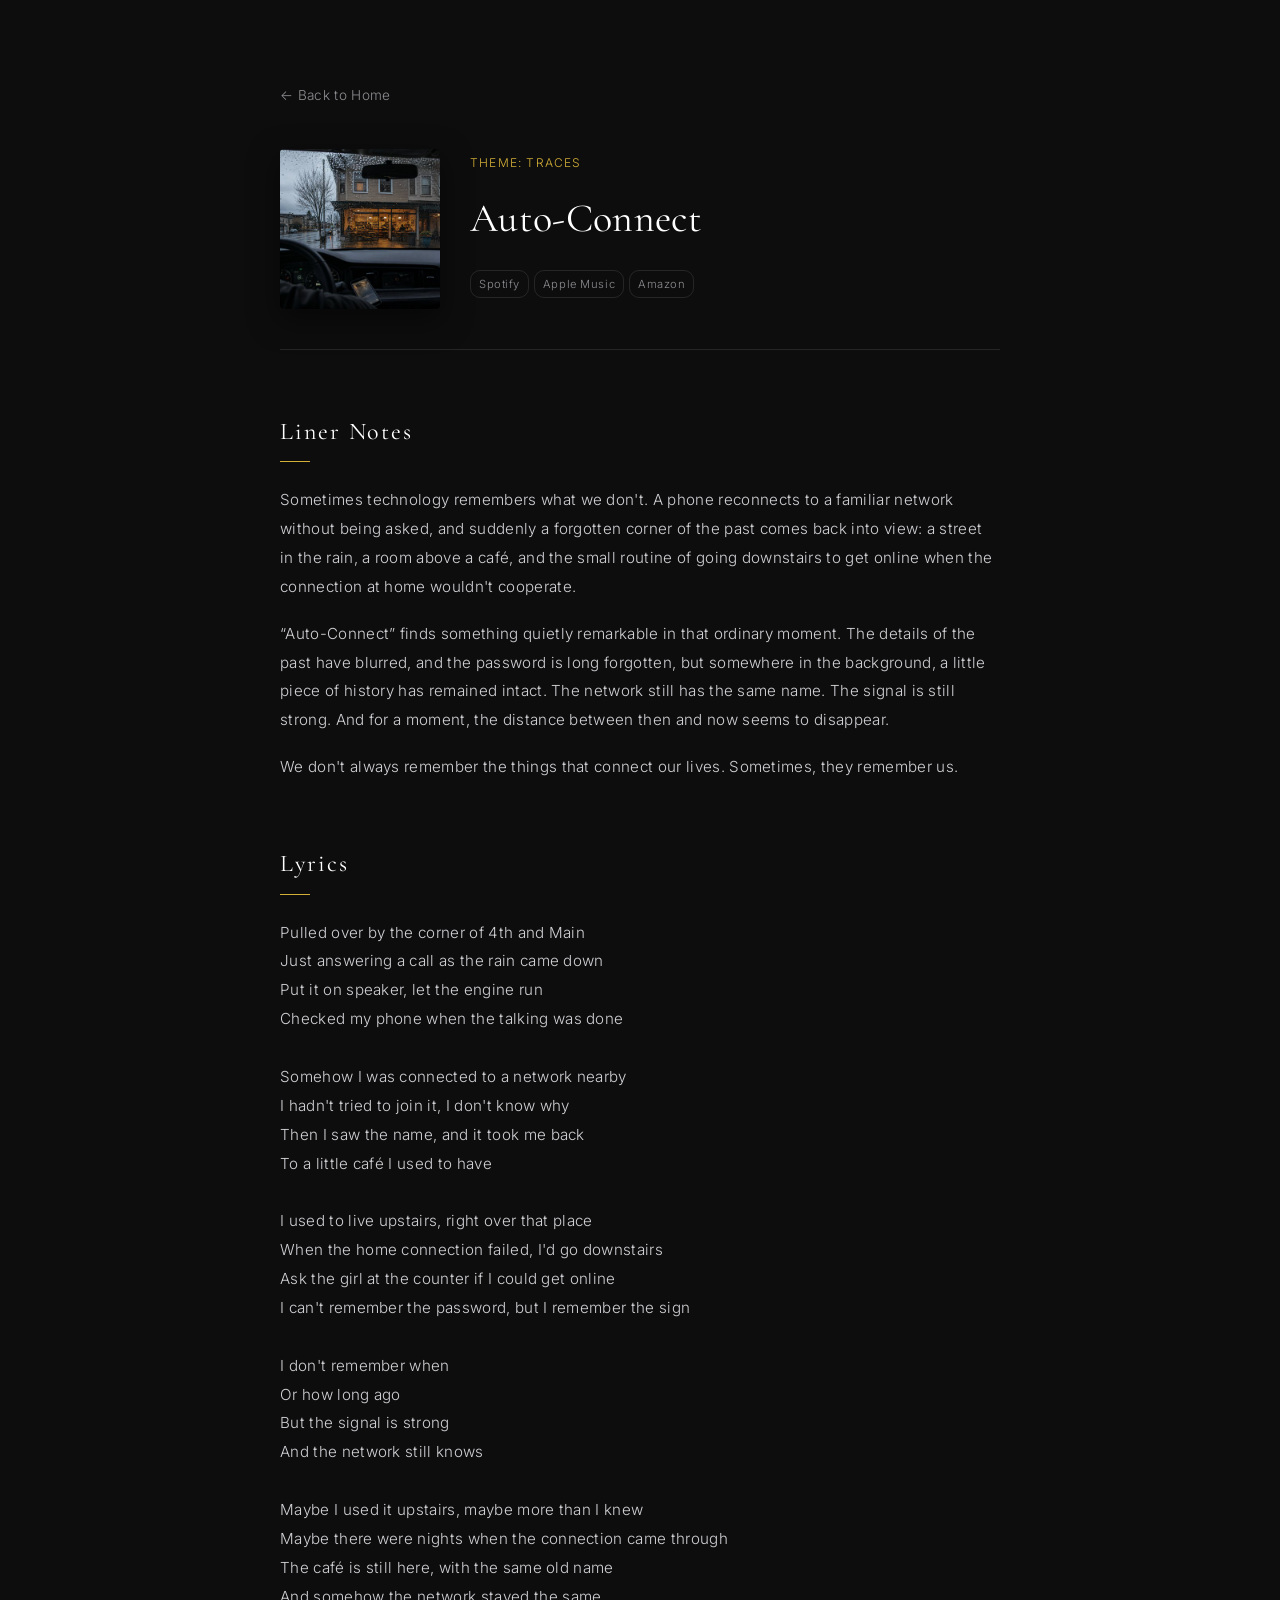
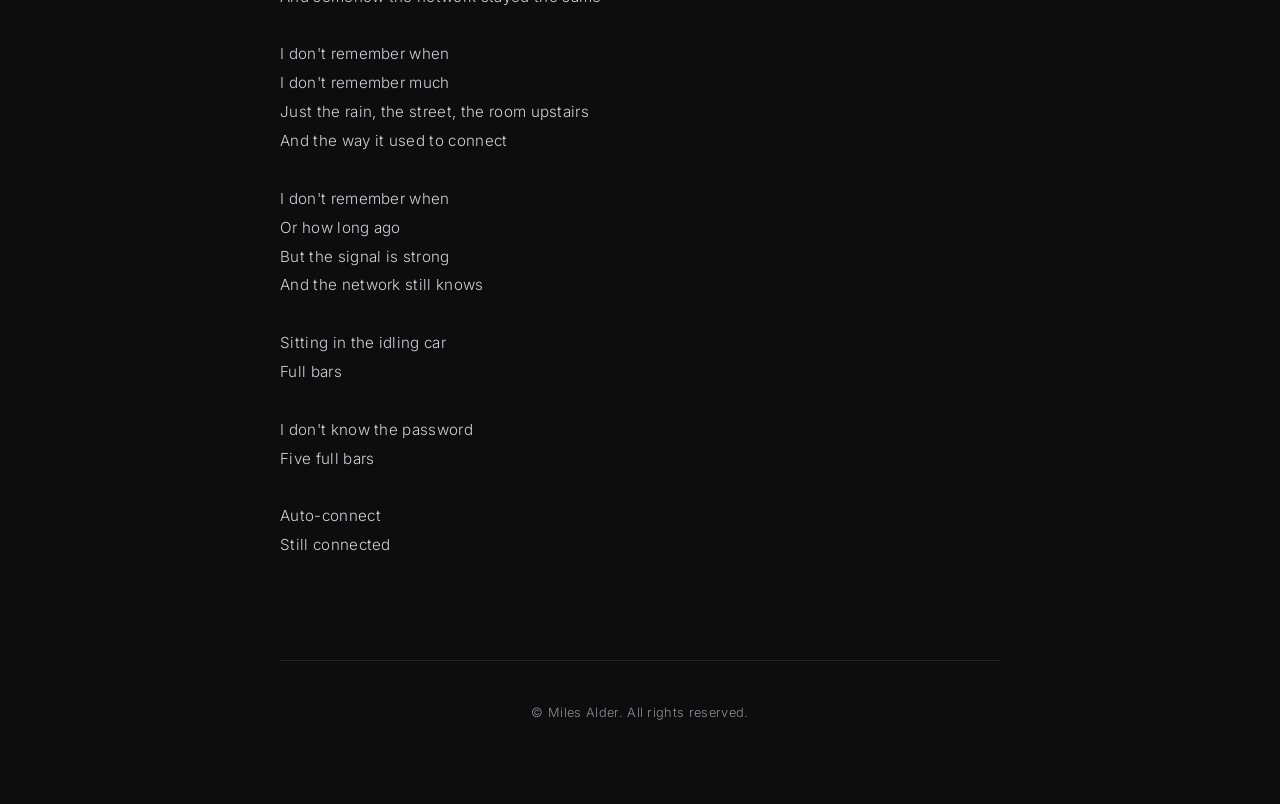
<file: tracks/auto-connect.html>
<!DOCTYPE html>
<html lang="en">
<head>
    <meta charset="UTF-8">
    <meta name="viewport" content="width=device-width, initial-scale=1.0">
    <title>Auto-Connect - Miles Alder</title>
    <link rel="stylesheet" href="../assets/style.css">
</head>
<body>
    <div class="container sub-page">
        <nav class="back-nav"><a href="../index.html">&larr; Back to Home</a></nav>
        
        <div class="track-detail-header">
            <img src="../assets/img/tracks/auto-connect.jpg" alt="Auto-Connect" class="detail-jacket">
            <div class="detail-info">
                <div class="detail-theme">Theme: Traces</div>
                <h1>Auto-Connect</h1>
                <div class="track-links"><a href="https://open.spotify.com/album/3jJ57GtrmkNfRyhOjfBF2G" target="_blank">Spotify</a><a href="https://music.apple.com/us/album/auto-connect-single/6801722802" target="_blank">Apple Music</a><a href="https://www.amazon.com/music/player/albums/B0HFBD3982" target="_blank">Amazon</a></div>
            </div>
        </div>

        <section class="content-section"><h2>Liner Notes</h2><div class="markdown-body"><p>Sometimes technology remembers what we don't. A phone reconnects to a familiar network without being asked, and suddenly a forgotten corner of the past comes back into view: a street in the rain, a room above a café, and the small routine of going downstairs to get online when the connection at home wouldn't cooperate.</p>
<p>“Auto-Connect” finds something quietly remarkable in that ordinary moment. The details of the past have blurred, and the password is long forgotten, but somewhere in the background, a little piece of history has remained intact. The network still has the same name. The signal is still strong. And for a moment, the distance between then and now seems to disappear.</p>
<p>We don't always remember the things that connect our lives. Sometimes, they remember us.</p></div></section>
        <section class="content-section"><h2>Lyrics</h2><pre class="lyrics-body">Pulled over by the corner of 4th and Main
Just answering a call as the rain came down
Put it on speaker, let the engine run
Checked my phone when the talking was done

Somehow I was connected to a network nearby
I hadn't tried to join it, I don't know why
Then I saw the name, and it took me back
To a little café I used to have

I used to live upstairs, right over that place
When the home connection failed, I'd go downstairs
Ask the girl at the counter if I could get online
I can't remember the password, but I remember the sign

I don't remember when
Or how long ago
But the signal is strong
And the network still knows

Maybe I used it upstairs, maybe more than I knew
Maybe there were nights when the connection came through
The café is still here, with the same old name
And somehow the network stayed the same

I don't remember when
I don't remember much
Just the rain, the street, the room upstairs
And the way it used to connect

I don't remember when
Or how long ago
But the signal is strong
And the network still knows

Sitting in the idling car
Full bars

I don't know the password
Five full bars

Auto-connect
Still connected</pre></section>

        <footer>
            &copy; Miles Alder. All rights reserved.
        </footer>
    </div>
</body>
</html>
</file>
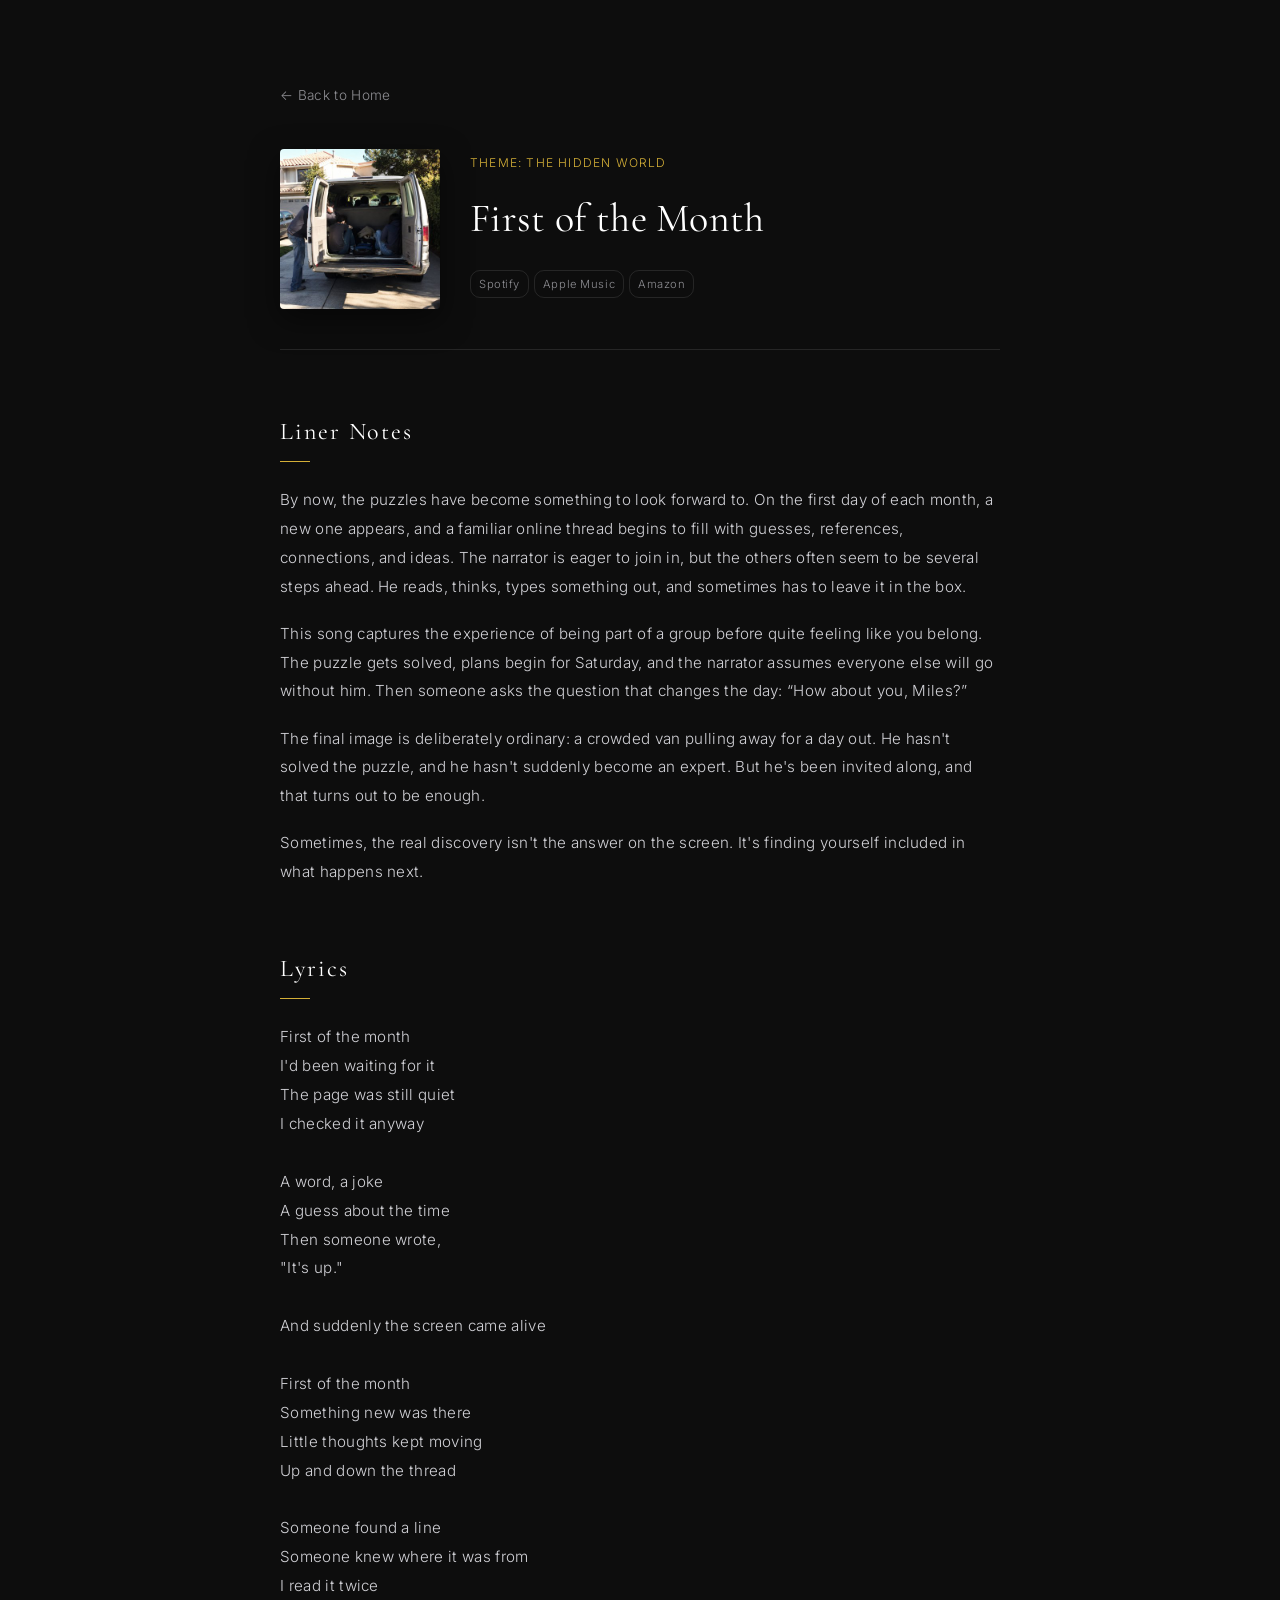
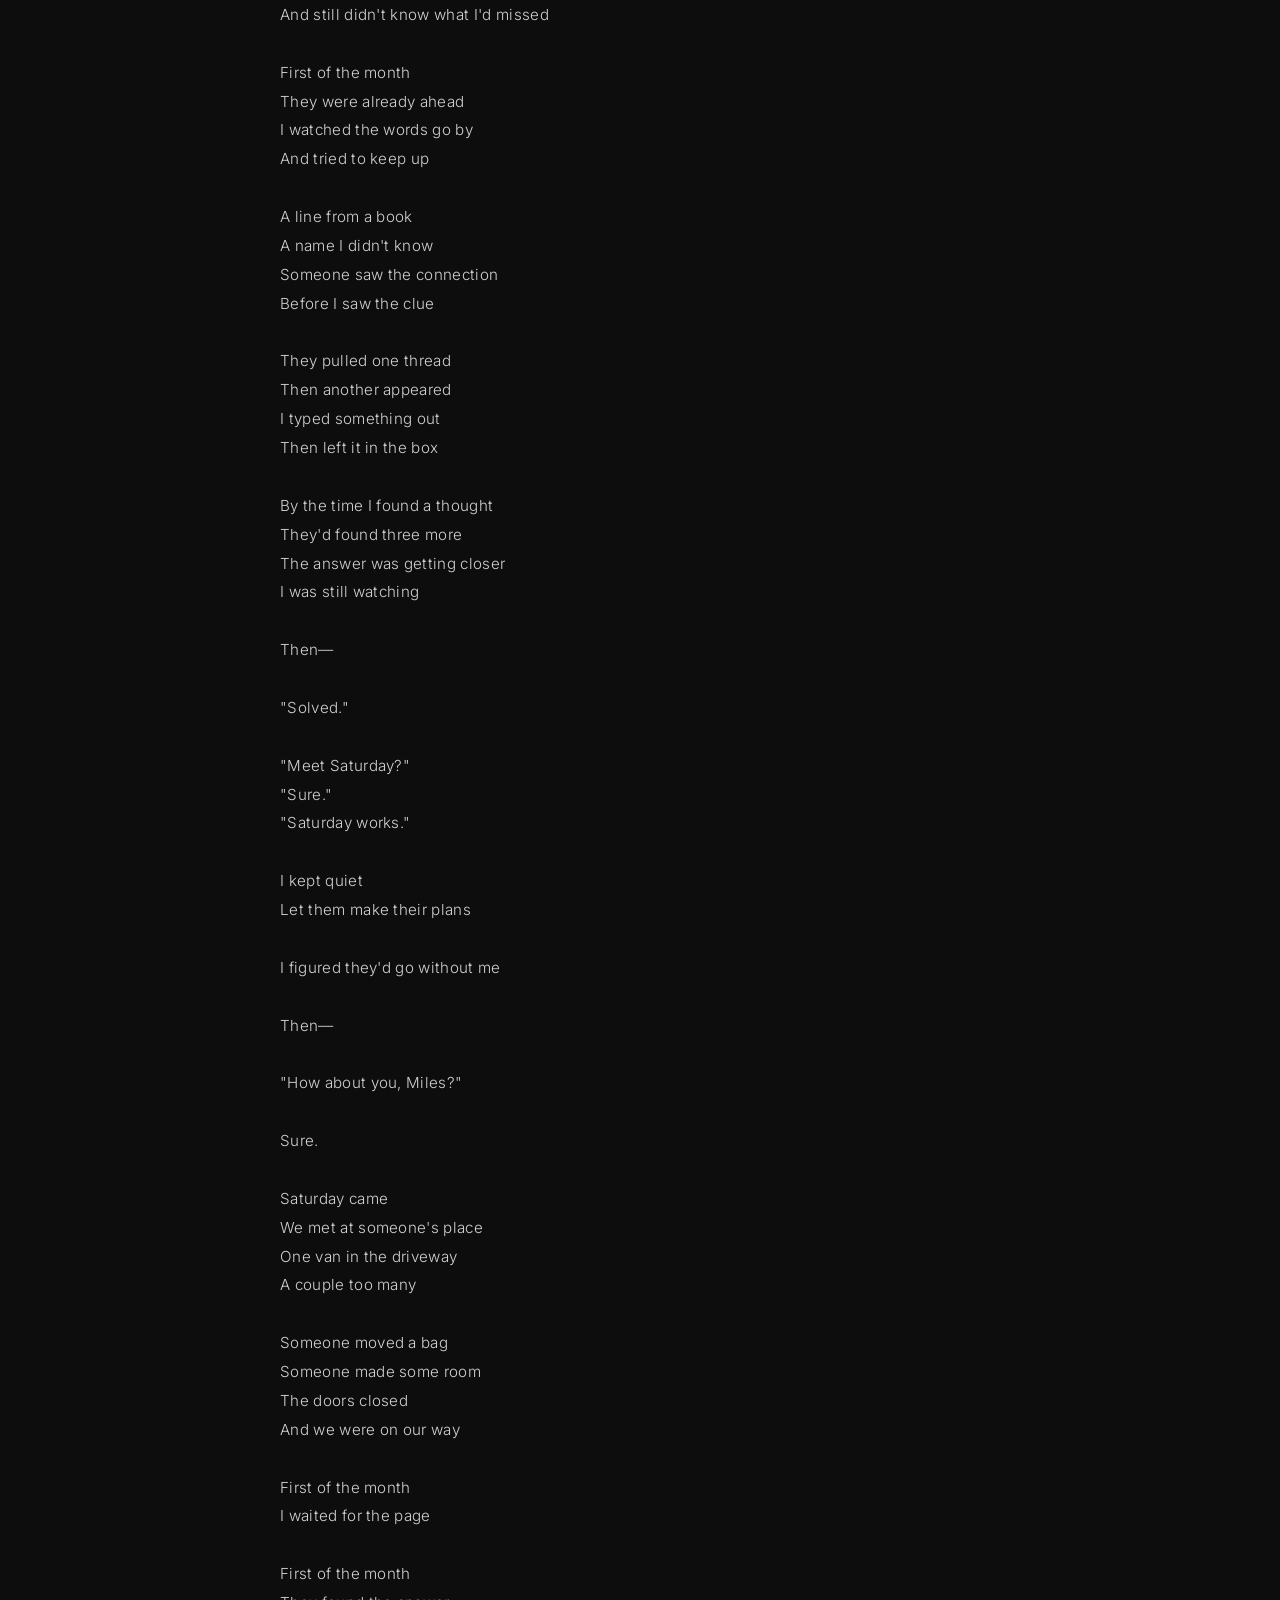
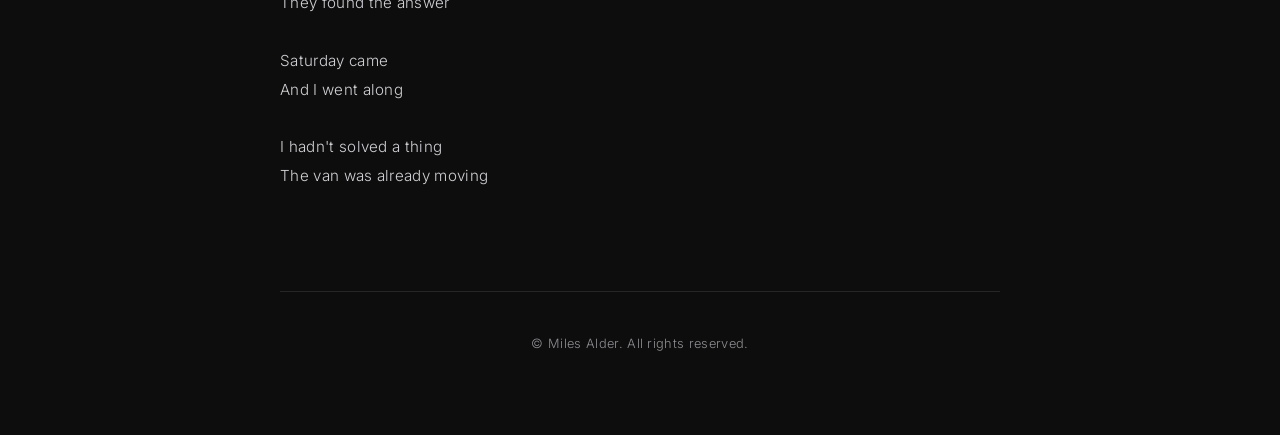
<file: tracks/first-of-the-month.html>
<!DOCTYPE html>
<html lang="en">
<head>
    <meta charset="UTF-8">
    <meta name="viewport" content="width=device-width, initial-scale=1.0">
    <title>First of the Month - Miles Alder</title>
    <link rel="stylesheet" href="../assets/style.css">
</head>
<body>
    <div class="container sub-page">
        <nav class="back-nav"><a href="../index.html">&larr; Back to Home</a></nav>
        
        <div class="track-detail-header">
            <img src="../assets/img/tracks/first-of-the-month.jpg" alt="First of the Month" class="detail-jacket">
            <div class="detail-info">
                <div class="detail-theme">Theme: The Hidden World</div>
                <h1>First of the Month</h1>
                <div class="track-links"><a href="https://open.spotify.com/album/36nt6HdWNccWylJS3A9j4U" target="_blank">Spotify</a><a href="https://music.apple.com/us/album/first-of-the-month-single/6807031041" target="_blank">Apple Music</a><a href="https://www.amazon.com/music/player/albums/B0HH9MSZXT" target="_blank">Amazon</a></div>
            </div>
        </div>

        <section class="content-section"><h2>Liner Notes</h2><div class="markdown-body"><p>By now, the puzzles have become something to look forward to. On the first day of each month, a new one appears, and a familiar online thread begins to fill with guesses, references, connections, and ideas. The narrator is eager to join in, but the others often seem to be several steps ahead. He reads, thinks, types something out, and sometimes has to leave it in the box.</p>
<p>This song captures the experience of being part of a group before quite feeling like you belong. The puzzle gets solved, plans begin for Saturday, and the narrator assumes everyone else will go without him. Then someone asks the question that changes the day: “How about you, Miles?”</p>
<p>The final image is deliberately ordinary: a crowded van pulling away for a day out. He hasn't solved the puzzle, and he hasn't suddenly become an expert. But he's been invited along, and that turns out to be enough.</p>
<p>Sometimes, the real discovery isn't the answer on the screen. It's finding yourself included in what happens next.</p></div></section>
        <section class="content-section"><h2>Lyrics</h2><pre class="lyrics-body">First of the month
I'd been waiting for it
The page was still quiet
I checked it anyway

A word, a joke
A guess about the time
Then someone wrote,
"It's up."

And suddenly the screen came alive

First of the month
Something new was there
Little thoughts kept moving
Up and down the thread

Someone found a line
Someone knew where it was from
I read it twice
And still didn't know what I'd missed

First of the month
They were already ahead
I watched the words go by
And tried to keep up

A line from a book
A name I didn't know
Someone saw the connection
Before I saw the clue

They pulled one thread
Then another appeared
I typed something out
Then left it in the box

By the time I found a thought
They'd found three more
The answer was getting closer
I was still watching

Then—

"Solved."

"Meet Saturday?"
"Sure."
"Saturday works."

I kept quiet
Let them make their plans

I figured they'd go without me

Then—

"How about you, Miles?"

Sure.

Saturday came
We met at someone's place
One van in the driveway
A couple too many

Someone moved a bag
Someone made some room
The doors closed
And we were on our way

First of the month
I waited for the page

First of the month
They found the answer

Saturday came
And I went along

I hadn't solved a thing
The van was already moving
</pre></section>

        <footer>
            &copy; Miles Alder. All rights reserved.
        </footer>
    </div>
</body>
</html>
</file>
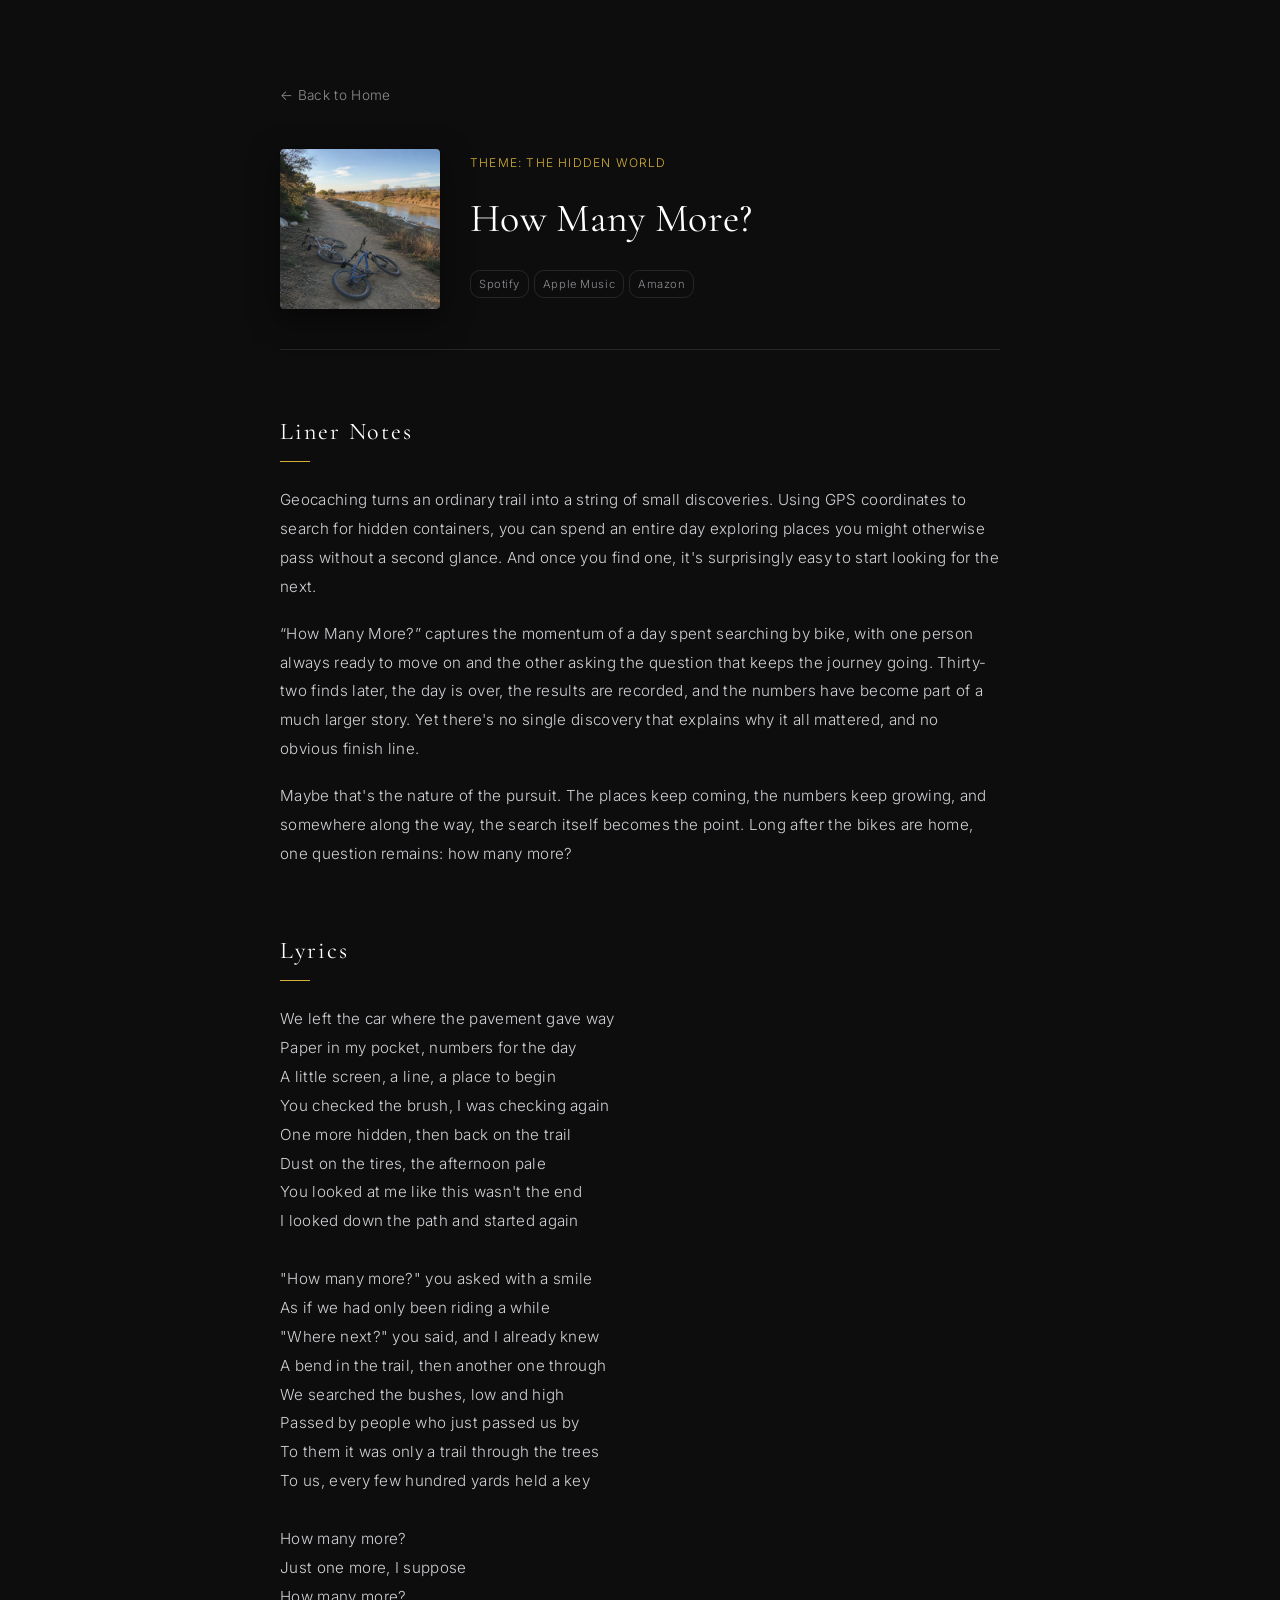
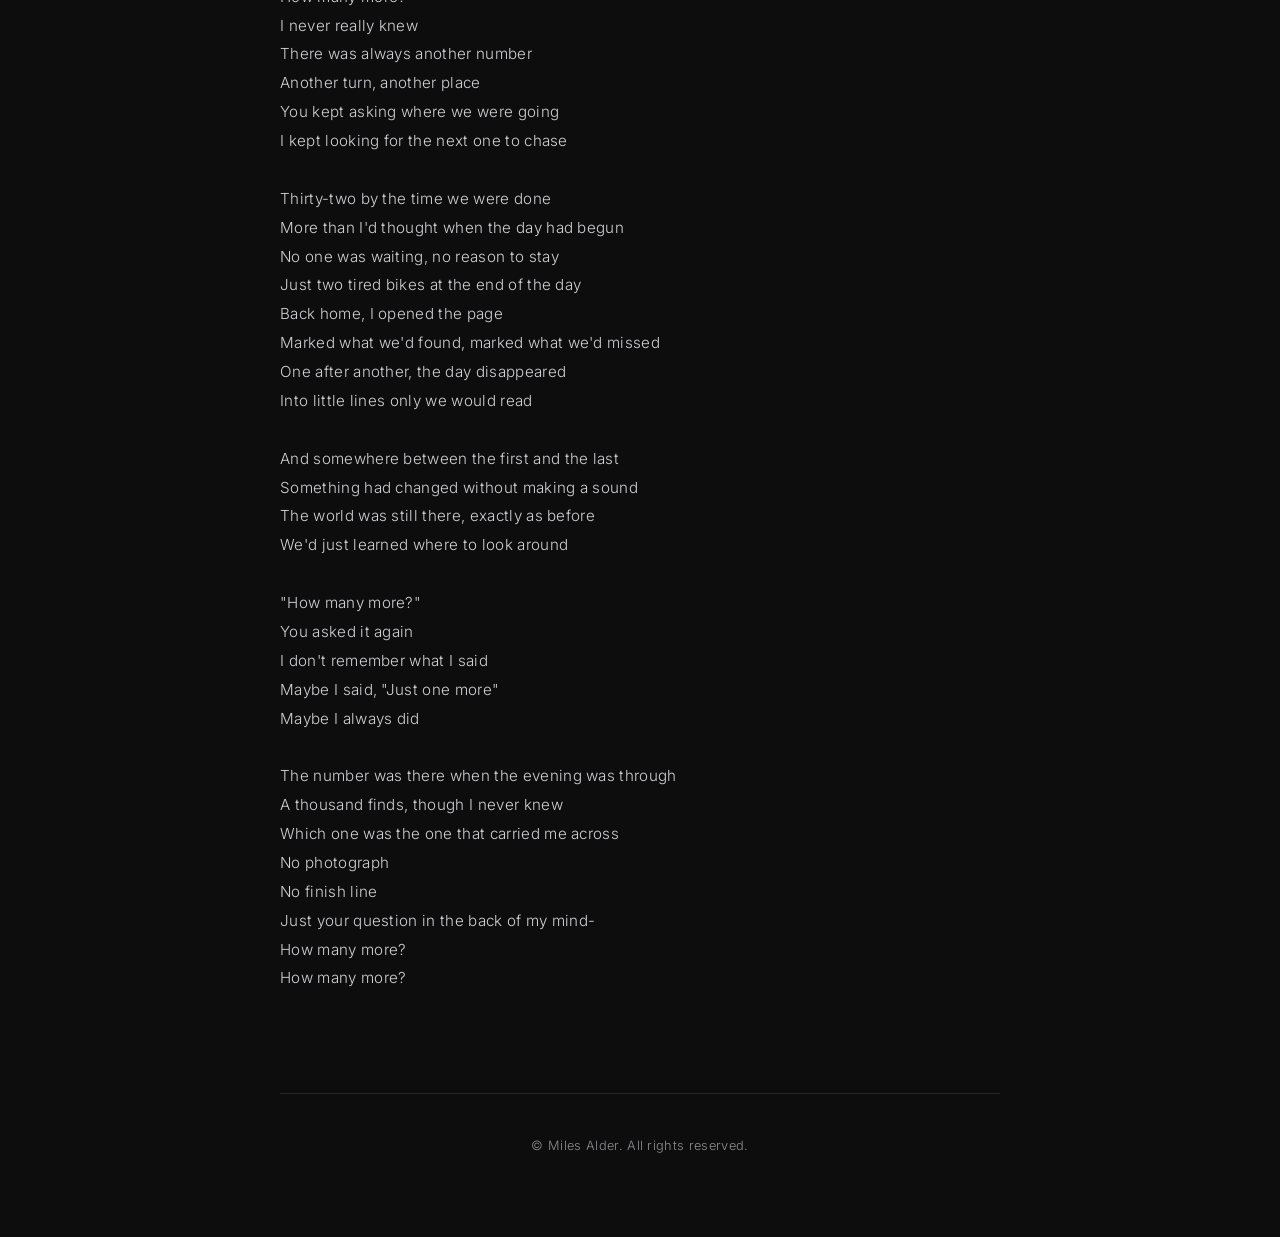
<file: tracks/how-many-more.html>
<!DOCTYPE html>
<html lang="en">
<head>
    <meta charset="UTF-8">
    <meta name="viewport" content="width=device-width, initial-scale=1.0">
    <title>How Many More? - Miles Alder</title>
    <link rel="stylesheet" href="../assets/style.css">
</head>
<body>
    <div class="container sub-page">
        <nav class="back-nav"><a href="../index.html">&larr; Back to Home</a></nav>
        
        <div class="track-detail-header">
            <img src="../assets/img/tracks/how-many-more.jpg" alt="How Many More?" class="detail-jacket">
            <div class="detail-info">
                <div class="detail-theme">Theme: The Hidden World</div>
                <h1>How Many More?</h1>
                <div class="track-links"><a href="https://open.spotify.com/album/6DzLIyOsB3Df8aRYqb5ASa" target="_blank">Spotify</a><a href="https://music.apple.com/us/album/how-many-more-single/6804120264" target="_blank">Apple Music</a><a href="https://www.amazon.com/music/player/albums/B0HG3W3RFQ" target="_blank">Amazon</a></div>
            </div>
        </div>

        <section class="content-section"><h2>Liner Notes</h2><div class="markdown-body"><p>Geocaching turns an ordinary trail into a string of small discoveries. Using GPS coordinates to search for hidden containers, you can spend an entire day exploring places you might otherwise pass without a second glance. And once you find one, it's surprisingly easy to start looking for the next.</p>
<p>“How Many More?” captures the momentum of a day spent searching by bike, with one person always ready to move on and the other asking the question that keeps the journey going. Thirty-two finds later, the day is over, the results are recorded, and the numbers have become part of a much larger story. Yet there's no single discovery that explains why it all mattered, and no obvious finish line.</p>
<p>Maybe that's the nature of the pursuit. The places keep coming, the numbers keep growing, and somewhere along the way, the search itself becomes the point. Long after the bikes are home, one question remains: how many more?</p></div></section>
        <section class="content-section"><h2>Lyrics</h2><pre class="lyrics-body">We left the car where the pavement gave way
Paper in my pocket, numbers for the day
A little screen, a line, a place to begin
You checked the brush, I was checking again
One more hidden, then back on the trail
Dust on the tires, the afternoon pale
You looked at me like this wasn't the end
I looked down the path and started again

"How many more?" you asked with a smile
As if we had only been riding a while
"Where next?" you said, and I already knew
A bend in the trail, then another one through
We searched the bushes, low and high
Passed by people who just passed us by
To them it was only a trail through the trees
To us, every few hundred yards held a key

How many more?
Just one more, I suppose
How many more?
I never really knew
There was always another number
Another turn, another place
You kept asking where we were going
I kept looking for the next one to chase

Thirty-two by the time we were done
More than I'd thought when the day had begun
No one was waiting, no reason to stay
Just two tired bikes at the end of the day
Back home, I opened the page
Marked what we'd found, marked what we'd missed
One after another, the day disappeared
Into little lines only we would read

And somewhere between the first and the last
Something had changed without making a sound
The world was still there, exactly as before
We'd just learned where to look around

"How many more?"
You asked it again
I don't remember what I said
Maybe I said, "Just one more"
Maybe I always did

The number was there when the evening was through
A thousand finds, though I never knew
Which one was the one that carried me across
No photograph
No finish line
Just your question in the back of my mind-
How many more?
How many more?</pre></section>

        <footer>
            &copy; Miles Alder. All rights reserved.
        </footer>
    </div>
</body>
</html>
</file>
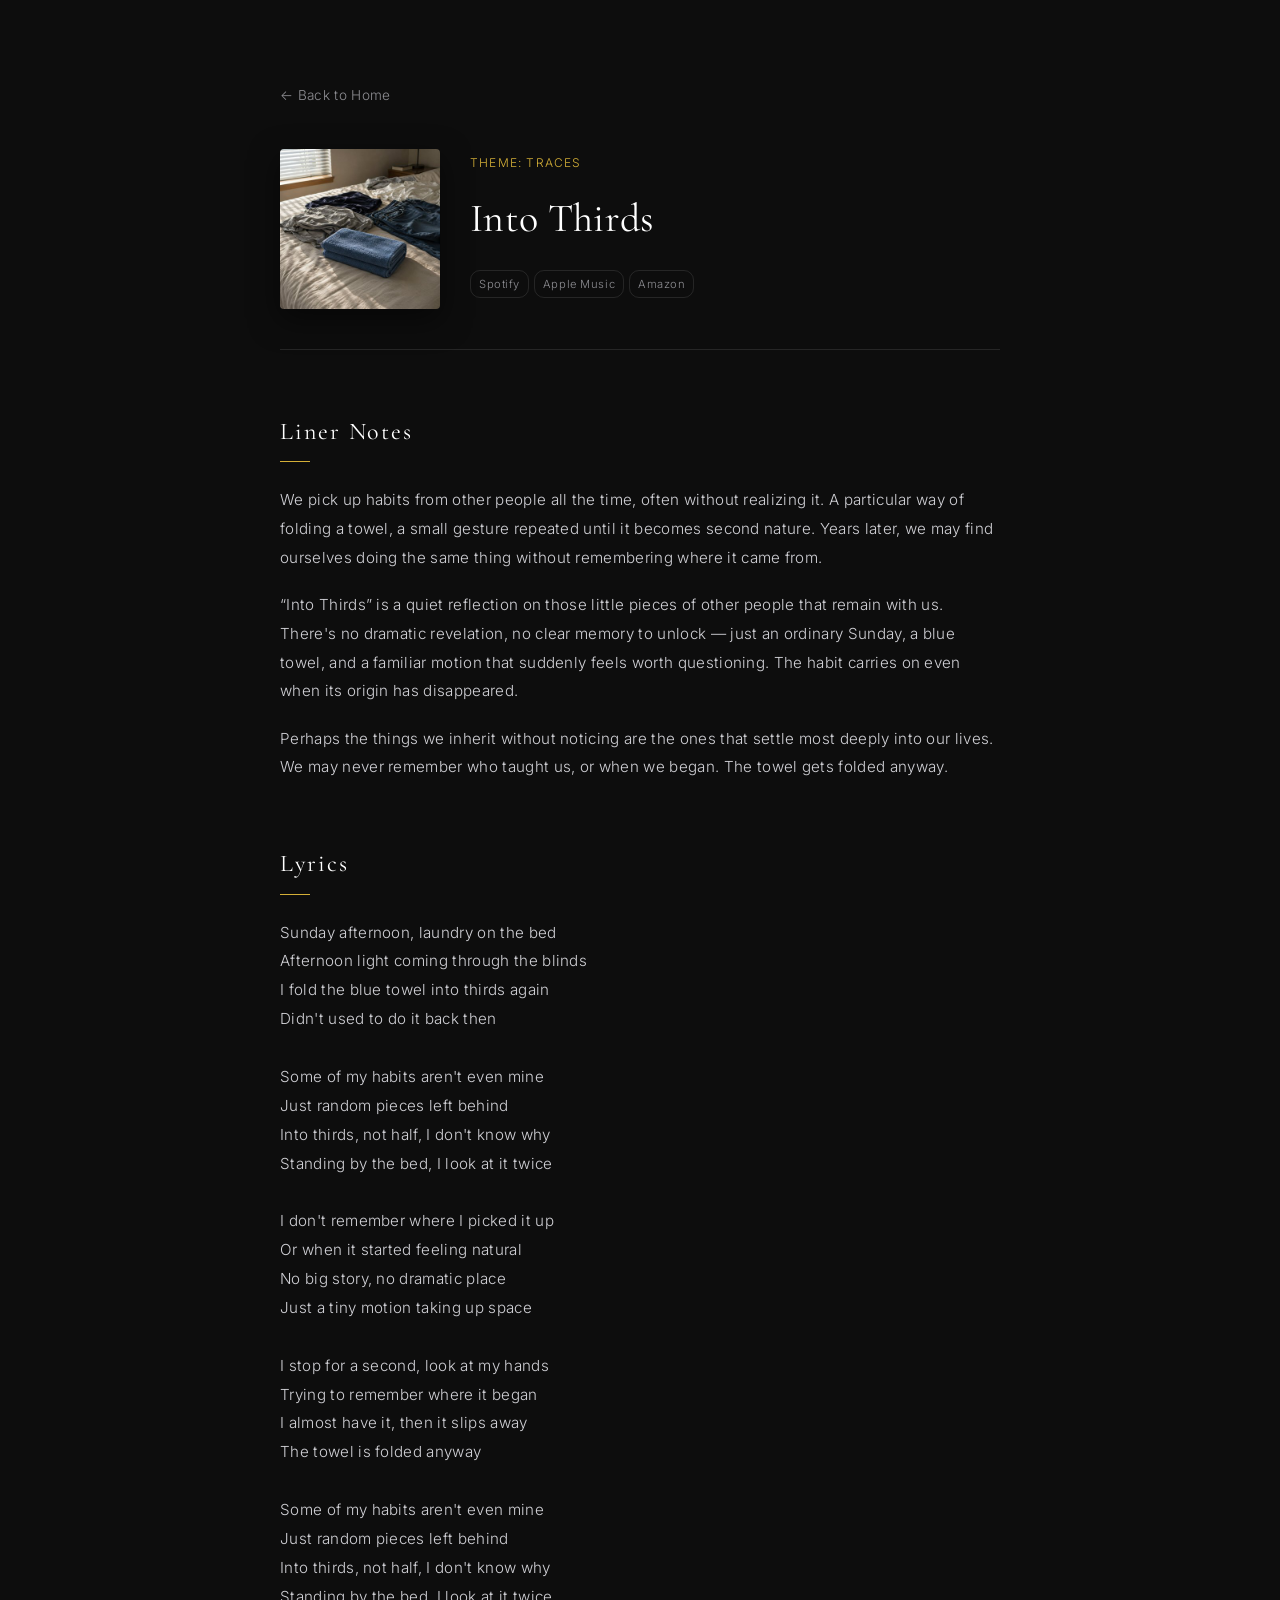
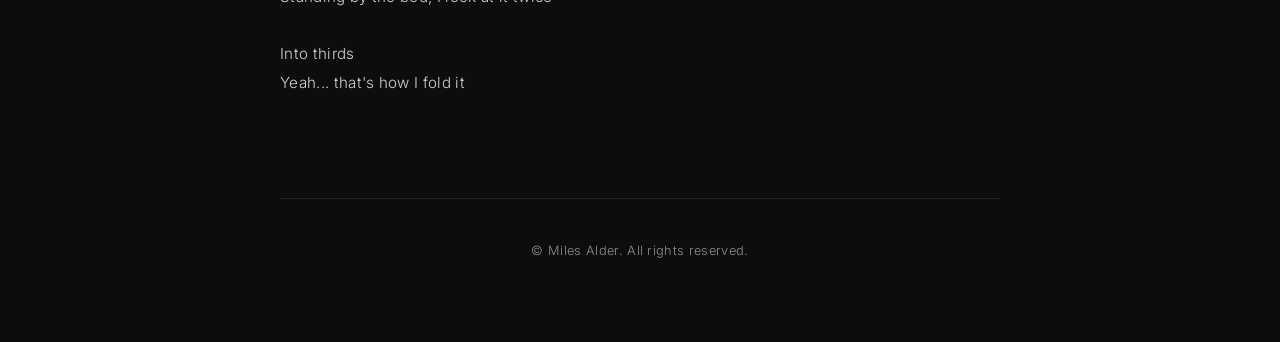
<file: tracks/into-thirds.html>
<!DOCTYPE html>
<html lang="en">
<head>
    <meta charset="UTF-8">
    <meta name="viewport" content="width=device-width, initial-scale=1.0">
    <title>Into Thirds - Miles Alder</title>
    <link rel="stylesheet" href="../assets/style.css">
</head>
<body>
    <div class="container sub-page">
        <nav class="back-nav"><a href="../index.html">&larr; Back to Home</a></nav>
        
        <div class="track-detail-header">
            <img src="../assets/img/tracks/into-thirds.jpg" alt="Into Thirds" class="detail-jacket">
            <div class="detail-info">
                <div class="detail-theme">Theme: Traces</div>
                <h1>Into Thirds</h1>
                <div class="track-links"><a href="https://open.spotify.com/album/1KEmafby2mEkvxj7cbK87y" target="_blank">Spotify</a><a href="https://music.apple.com/us/album/into-thirds-single/6801728049" target="_blank">Apple Music</a><a href="https://www.amazon.com/music/player/albums/B0HFBNYFRT" target="_blank">Amazon</a></div>
            </div>
        </div>

        <section class="content-section"><h2>Liner Notes</h2><div class="markdown-body"><p>We pick up habits from other people all the time, often without realizing it. A particular way of folding a towel, a small gesture repeated until it becomes second nature. Years later, we may find ourselves doing the same thing without remembering where it came from.</p>
<p>“Into Thirds” is a quiet reflection on those little pieces of other people that remain with us. There's no dramatic revelation, no clear memory to unlock — just an ordinary Sunday, a blue towel, and a familiar motion that suddenly feels worth questioning. The habit carries on even when its origin has disappeared.</p>
<p>Perhaps the things we inherit without noticing are the ones that settle most deeply into our lives. We may never remember who taught us, or when we began. The towel gets folded anyway.</p></div></section>
        <section class="content-section"><h2>Lyrics</h2><pre class="lyrics-body">Sunday afternoon, laundry on the bed
Afternoon light coming through the blinds
I fold the blue towel into thirds again
Didn't used to do it back then

Some of my habits aren't even mine
Just random pieces left behind
Into thirds, not half, I don't know why
Standing by the bed, I look at it twice

I don't remember where I picked it up
Or when it started feeling natural
No big story, no dramatic place
Just a tiny motion taking up space

I stop for a second, look at my hands
Trying to remember where it began
I almost have it, then it slips away
The towel is folded anyway

Some of my habits aren't even mine
Just random pieces left behind
Into thirds, not half, I don't know why
Standing by the bed, I look at it twice

Into thirds
Yeah... that's how I fold it</pre></section>

        <footer>
            &copy; Miles Alder. All rights reserved.
        </footer>
    </div>
</body>
</html>
</file>
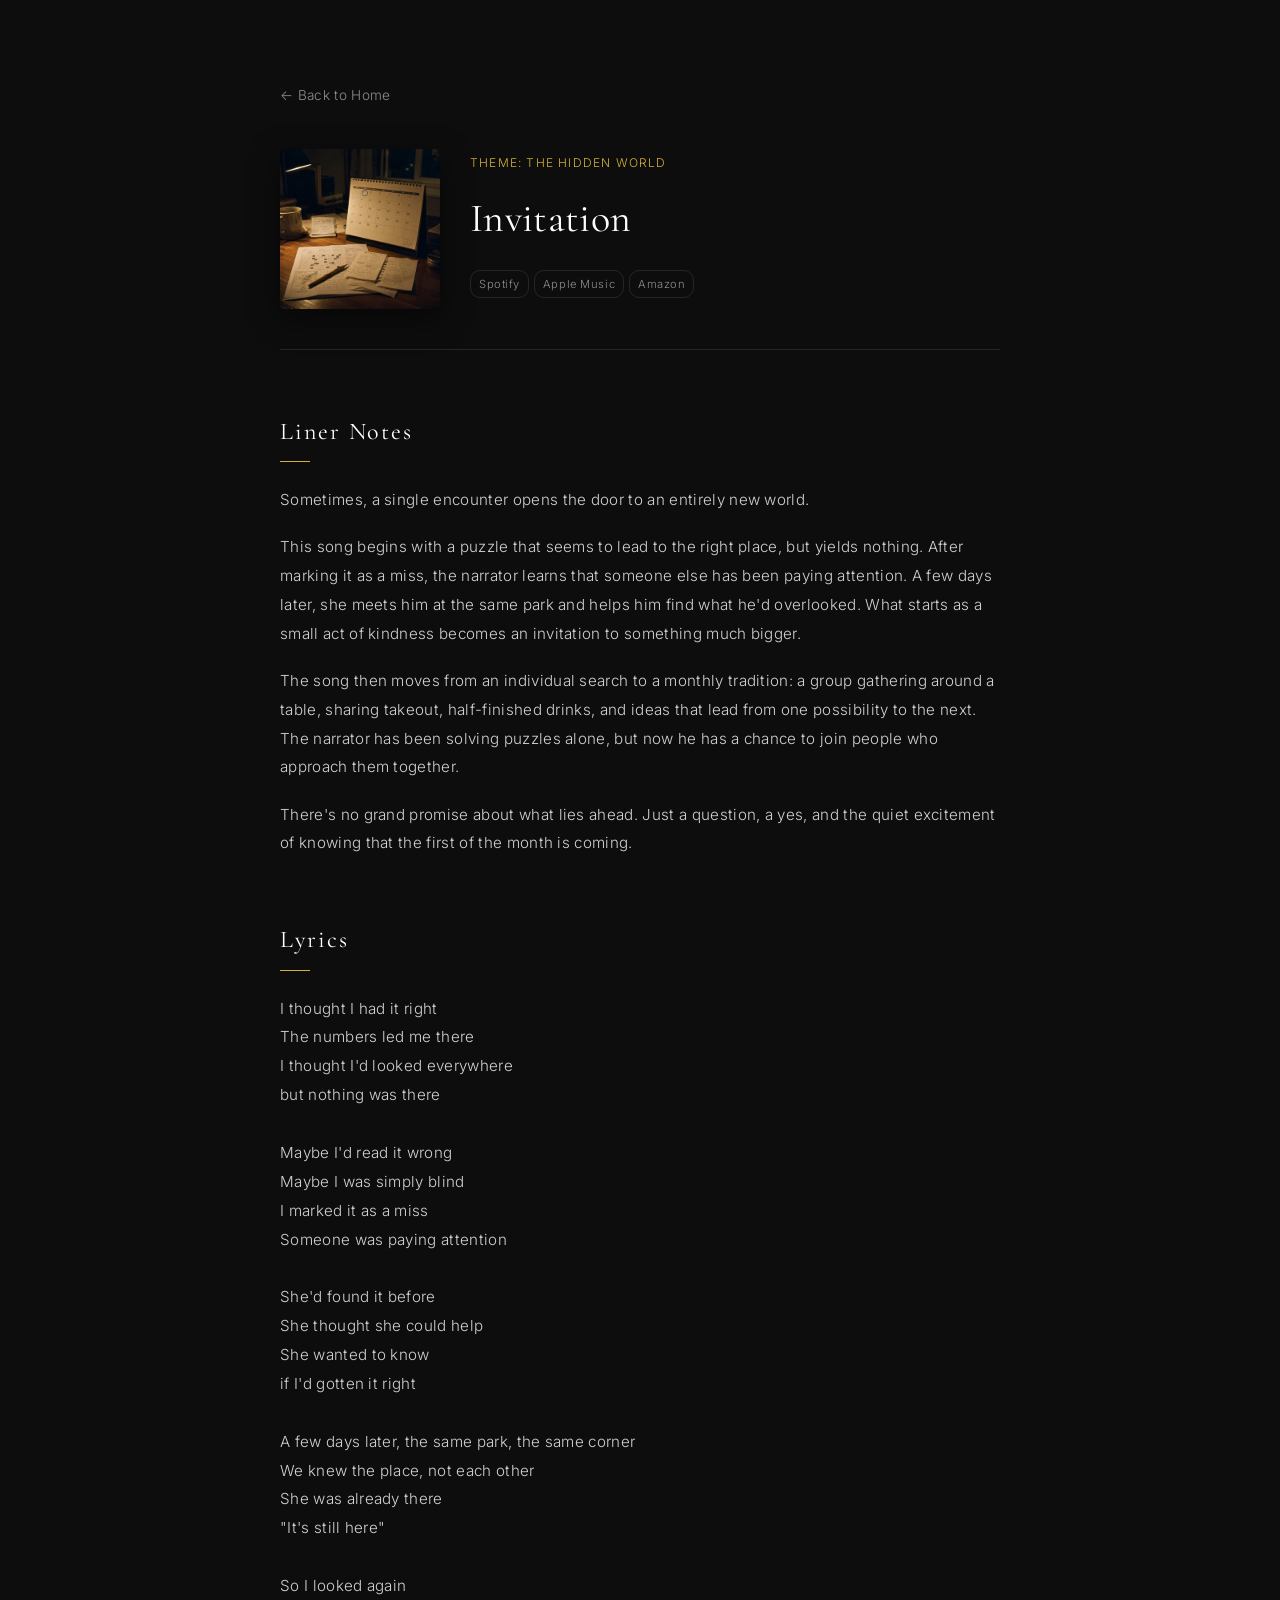
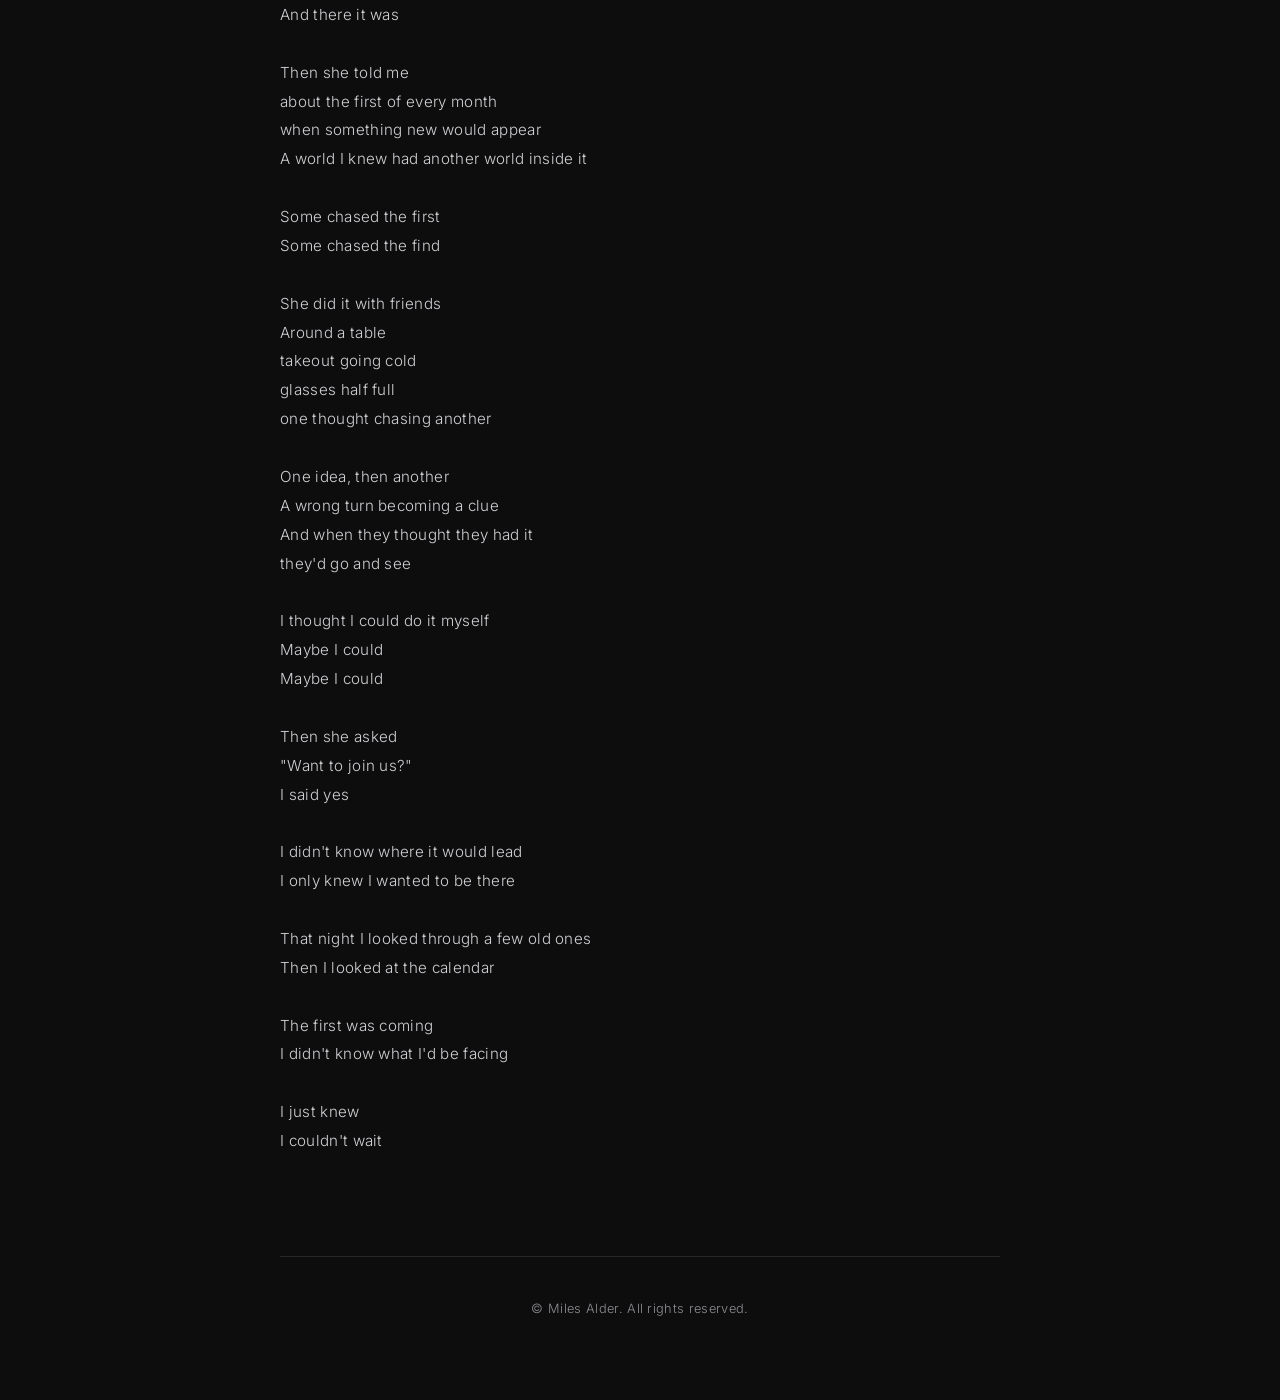
<file: tracks/invitation.html>
<!DOCTYPE html>
<html lang="en">
<head>
    <meta charset="UTF-8">
    <meta name="viewport" content="width=device-width, initial-scale=1.0">
    <title>Invitation - Miles Alder</title>
    <link rel="stylesheet" href="../assets/style.css">
</head>
<body>
    <div class="container sub-page">
        <nav class="back-nav"><a href="../index.html">&larr; Back to Home</a></nav>
        
        <div class="track-detail-header">
            <img src="../assets/img/tracks/invitation.jpg" alt="Invitation" class="detail-jacket">
            <div class="detail-info">
                <div class="detail-theme">Theme: The Hidden World</div>
                <h1>Invitation</h1>
                <div class="track-links"><a href="https://open.spotify.com/album/7MOuvlq6JL9tC3E791e9zM" target="_blank">Spotify</a><a href="https://music.apple.com/us/album/invitation-single/6806578486" target="_blank">Apple Music</a><a href="https://www.amazon.com/music/player/albums/B0HH4DMNNM" target="_blank">Amazon</a></div>
            </div>
        </div>

        <section class="content-section"><h2>Liner Notes</h2><div class="markdown-body"><p>Sometimes, a single encounter opens the door to an entirely new world.</p>
<p>This song begins with a puzzle that seems to lead to the right place, but yields nothing. After marking it as a miss, the narrator learns that someone else has been paying attention. A few days later, she meets him at the same park and helps him find what he'd overlooked. What starts as a small act of kindness becomes an invitation to something much bigger.</p>
<p>The song then moves from an individual search to a monthly tradition: a group gathering around a table, sharing takeout, half-finished drinks, and ideas that lead from one possibility to the next. The narrator has been solving puzzles alone, but now he has a chance to join people who approach them together.</p>
<p>There's no grand promise about what lies ahead. Just a question, a yes, and the quiet excitement of knowing that the first of the month is coming.</p></div></section>
        <section class="content-section"><h2>Lyrics</h2><pre class="lyrics-body">I thought I had it right
The numbers led me there
I thought I'd looked everywhere
but nothing was there

Maybe I'd read it wrong
Maybe I was simply blind
I marked it as a miss
Someone was paying attention

She'd found it before
She thought she could help
She wanted to know
if I'd gotten it right

A few days later, the same park, the same corner
We knew the place, not each other
She was already there
"It's still here"

So I looked again
And there it was

Then she told me
about the first of every month
when something new would appear
A world I knew had another world inside it

Some chased the first
Some chased the find

She did it with friends
Around a table
takeout going cold
glasses half full
one thought chasing another

One idea, then another
A wrong turn becoming a clue
And when they thought they had it
they'd go and see

I thought I could do it myself
Maybe I could
Maybe I could

Then she asked
"Want to join us?"
I said yes

I didn't know where it would lead
I only knew I wanted to be there

That night I looked through a few old ones
Then I looked at the calendar

The first was coming
I didn't know what I'd be facing

I just knew
I couldn't wait
</pre></section>

        <footer>
            &copy; Miles Alder. All rights reserved.
        </footer>
    </div>
</body>
</html>
</file>
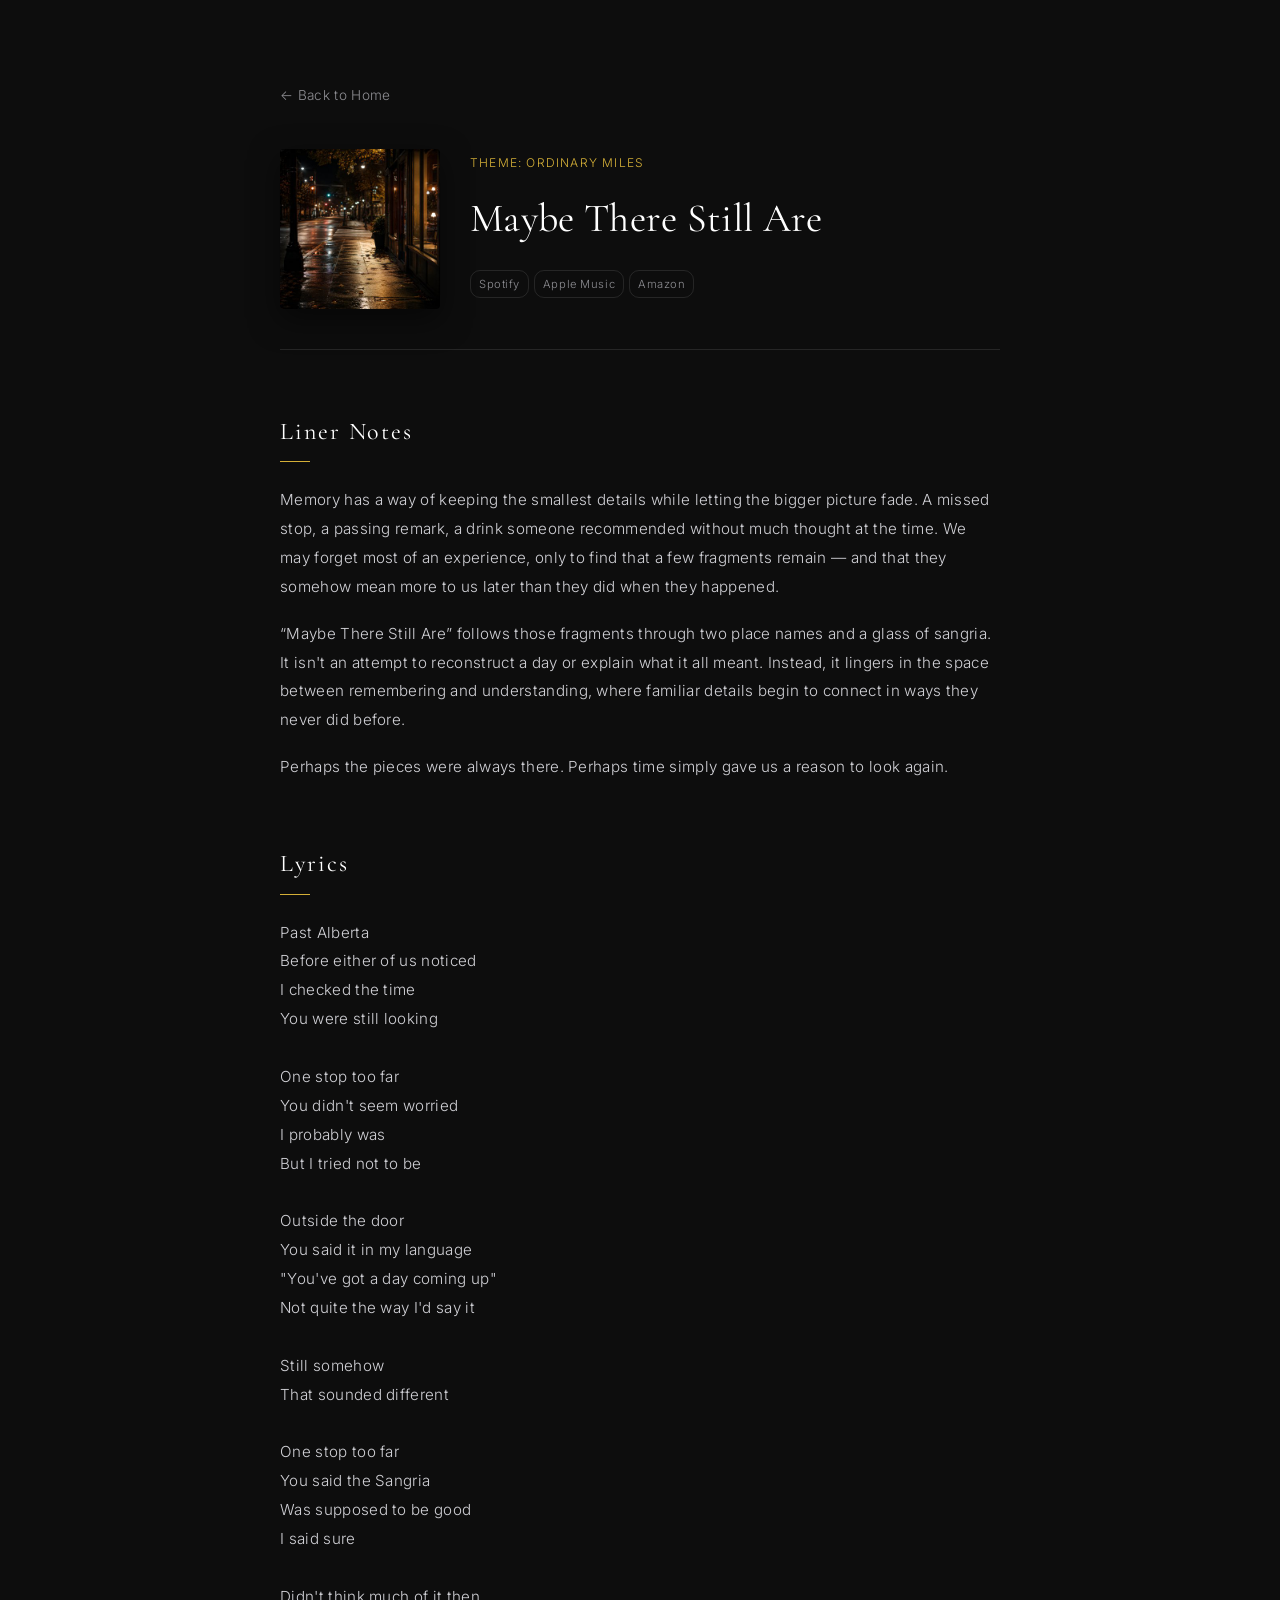
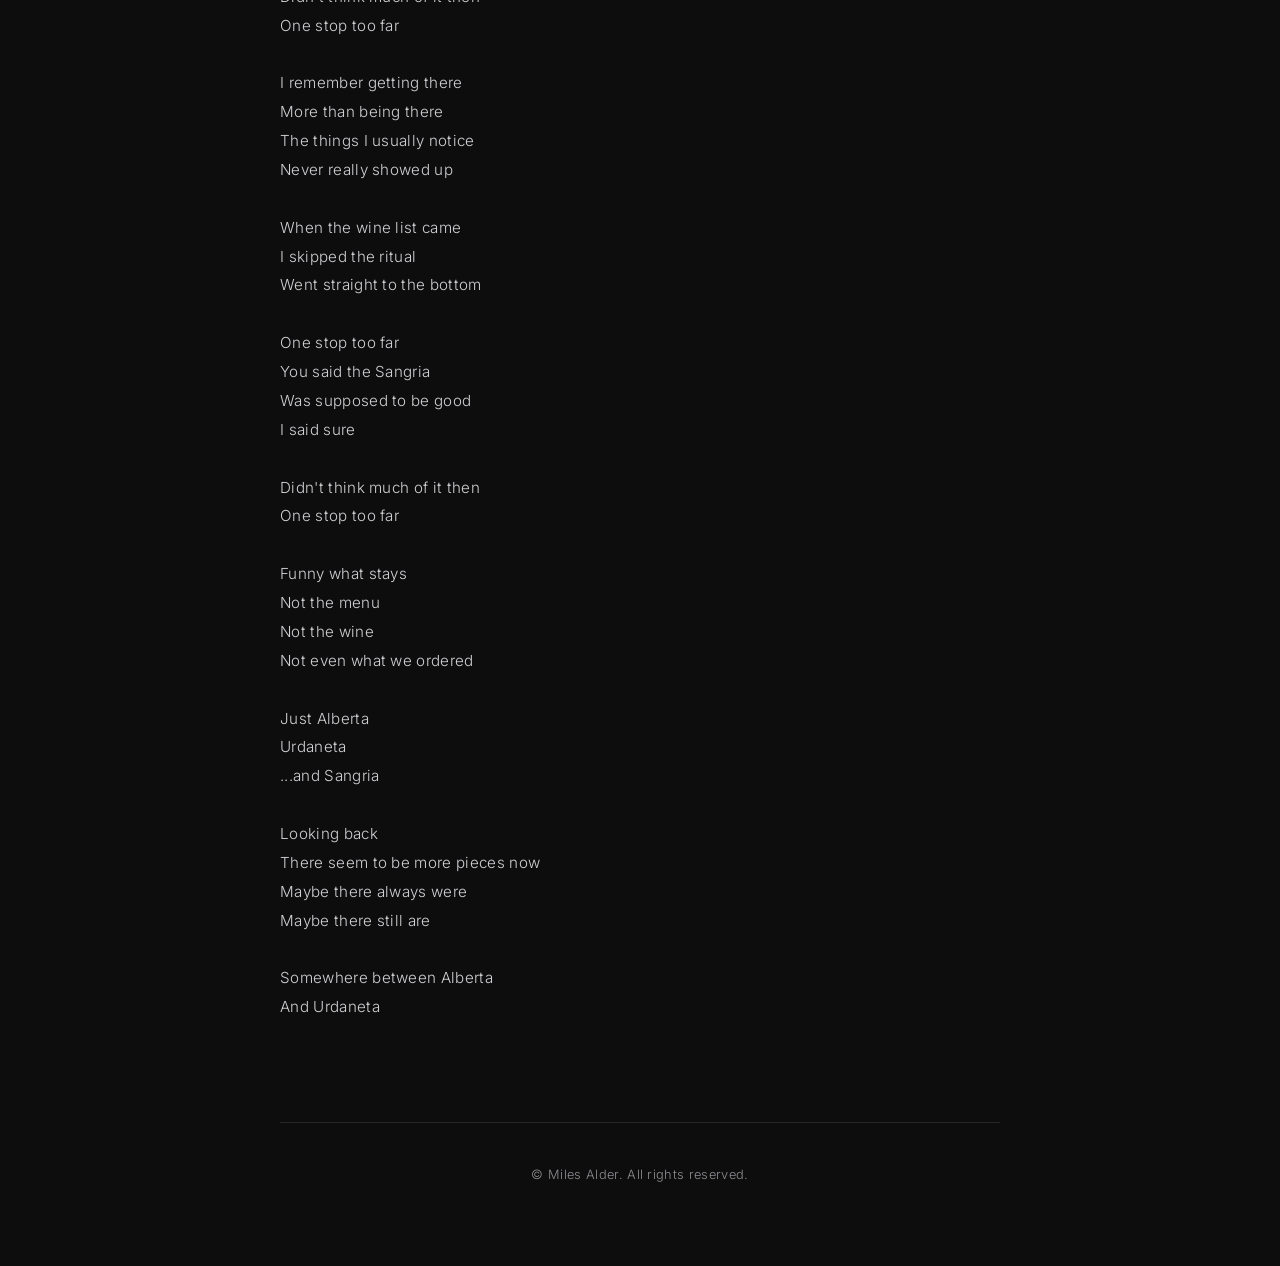
<file: tracks/maybe-there-still-are.html>
<!DOCTYPE html>
<html lang="en">
<head>
    <meta charset="UTF-8">
    <meta name="viewport" content="width=device-width, initial-scale=1.0">
    <title>Maybe There Still Are - Miles Alder</title>
    <link rel="stylesheet" href="../assets/style.css">
</head>
<body>
    <div class="container sub-page">
        <nav class="back-nav"><a href="../index.html">&larr; Back to Home</a></nav>
        
        <div class="track-detail-header">
            <img src="../assets/img/tracks/maybe-there-still-are.jpg" alt="Maybe There Still Are" class="detail-jacket">
            <div class="detail-info">
                <div class="detail-theme">Theme: Ordinary Miles</div>
                <h1>Maybe There Still Are</h1>
                <div class="track-links"><a href="https://open.spotify.com/album/5FitVqTQEgicye40JtQbq6" target="_blank">Spotify</a><a href="https://music.apple.com/us/album/maybe-there-still-are-single/6801089356" target="_blank">Apple Music</a><a href="https://www.amazon.com/music/player/albums/B0HF4BC1DZ" target="_blank">Amazon</a></div>
            </div>
        </div>

        <section class="content-section"><h2>Liner Notes</h2><div class="markdown-body"><p>Memory has a way of keeping the smallest details while letting the bigger picture fade. A missed stop, a passing remark, a drink someone recommended without much thought at the time. We may forget most of an experience, only to find that a few fragments remain — and that they somehow mean more to us later than they did when they happened.</p>
<p>“Maybe There Still Are” follows those fragments through two place names and a glass of sangria. It isn't an attempt to reconstruct a day or explain what it all meant. Instead, it lingers in the space between remembering and understanding, where familiar details begin to connect in ways they never did before.</p>
<p>Perhaps the pieces were always there. Perhaps time simply gave us a reason to look again.</p></div></section>
        <section class="content-section"><h2>Lyrics</h2><pre class="lyrics-body">Past Alberta
Before either of us noticed
I checked the time
You were still looking

One stop too far
You didn't seem worried
I probably was
But I tried not to be

Outside the door
You said it in my language
"You've got a day coming up"
Not quite the way I'd say it

Still somehow
That sounded different

One stop too far
You said the Sangria
Was supposed to be good
I said sure

Didn't think much of it then
One stop too far

I remember getting there
More than being there
The things I usually notice
Never really showed up

When the wine list came
I skipped the ritual
Went straight to the bottom

One stop too far
You said the Sangria
Was supposed to be good
I said sure

Didn't think much of it then
One stop too far

Funny what stays
Not the menu
Not the wine
Not even what we ordered

Just Alberta
Urdaneta
...and Sangria

Looking back
There seem to be more pieces now
Maybe there always were
Maybe there still are

Somewhere between Alberta
And Urdaneta</pre></section>

        <footer>
            &copy; Miles Alder. All rights reserved.
        </footer>
    </div>
</body>
</html>
</file>
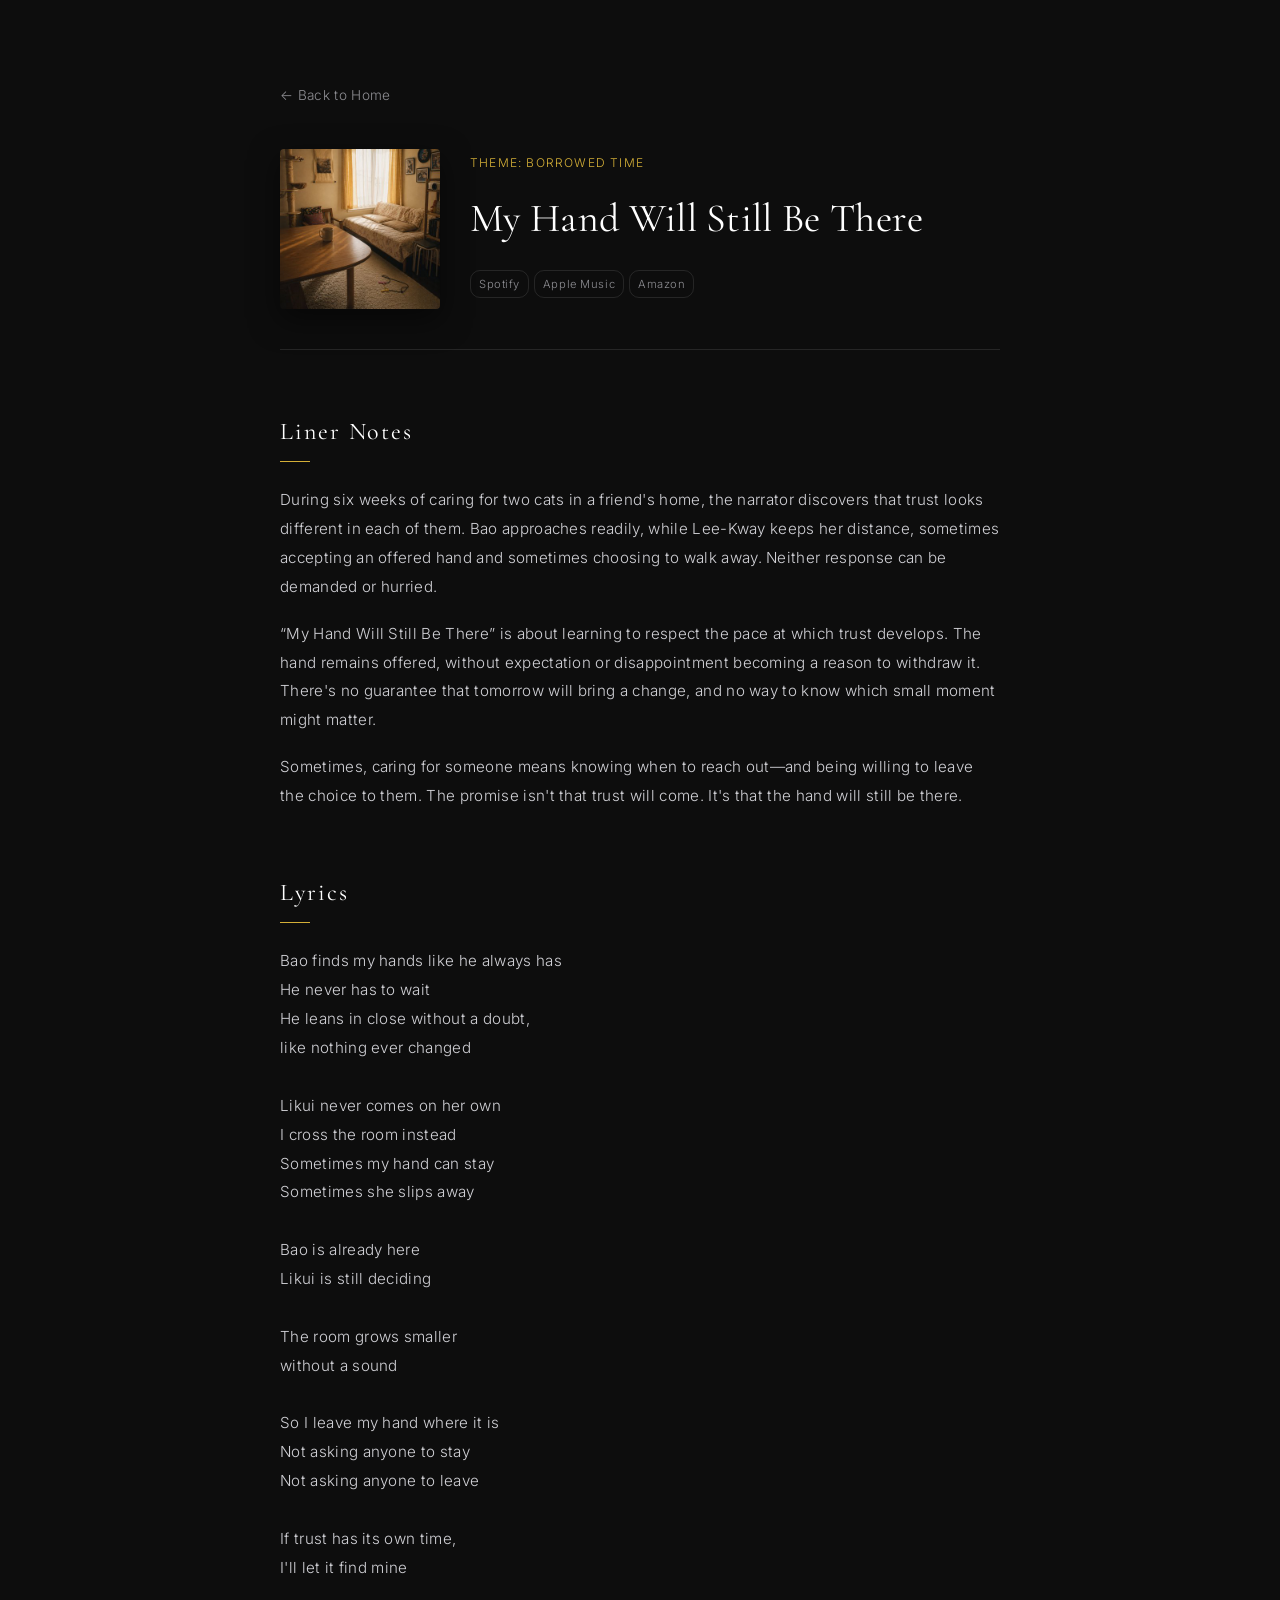
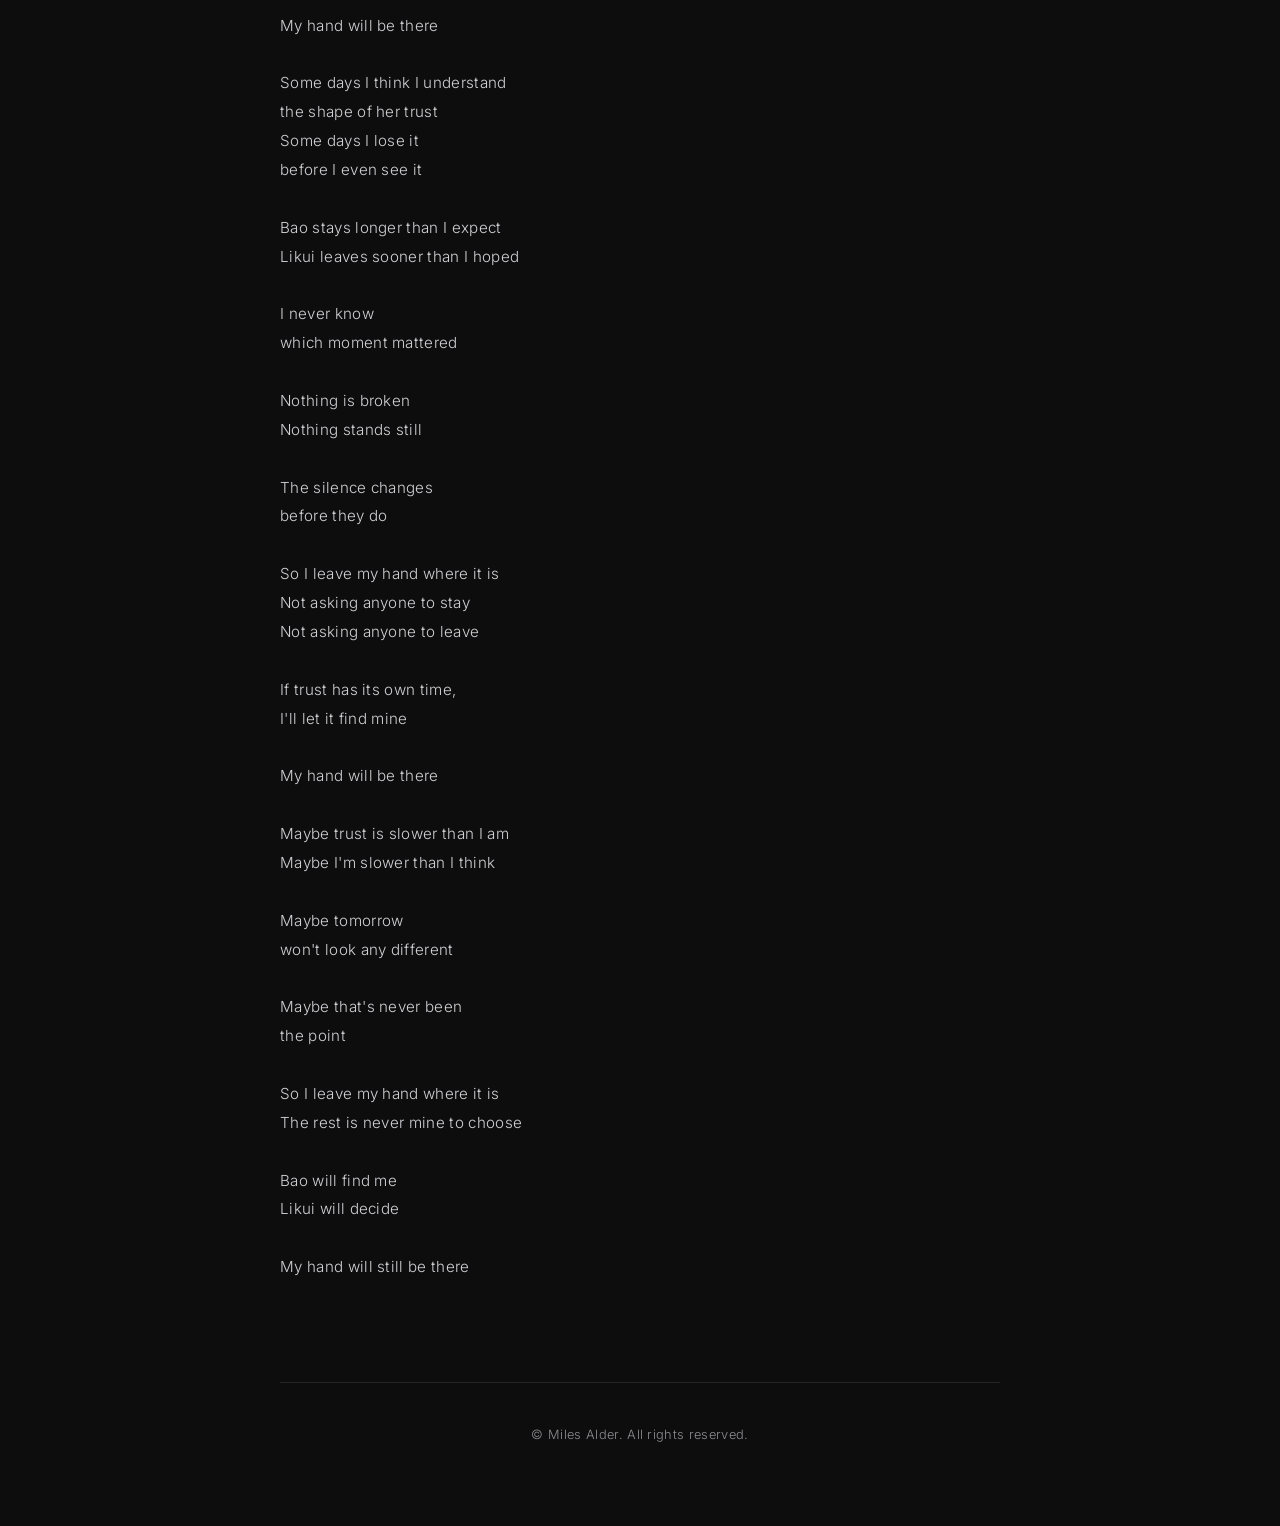
<file: tracks/my-hand-will-still-be-there.html>
<!DOCTYPE html>
<html lang="en">
<head>
    <meta charset="UTF-8">
    <meta name="viewport" content="width=device-width, initial-scale=1.0">
    <title>My Hand Will Still Be There - Miles Alder</title>
    <link rel="stylesheet" href="../assets/style.css">
</head>
<body>
    <div class="container sub-page">
        <nav class="back-nav"><a href="../index.html">&larr; Back to Home</a></nav>
        
        <div class="track-detail-header">
            <img src="../assets/img/tracks/my-hand-will-still-be-there.jpg" alt="My Hand Will Still Be There" class="detail-jacket">
            <div class="detail-info">
                <div class="detail-theme">Theme: Borrowed Time</div>
                <h1>My Hand Will Still Be There</h1>
                <div class="track-links"><a href="https://open.spotify.com/album/7EgX9iN4A6i7vVmESq1jRw" target="_blank">Spotify</a><a href="https://music.apple.com/us/album/my-hand-will-still-be-there-single/6801341988" target="_blank">Apple Music</a><a href="https://www.amazon.com/music/player/albums/B0HF6D7J2Y" target="_blank">Amazon</a></div>
            </div>
        </div>

        <section class="content-section"><h2>Liner Notes</h2><div class="markdown-body"><p>During six weeks of caring for two cats in a friend's home, the narrator discovers that trust looks different in each of them. Bao approaches readily, while Lee-Kway keeps her distance, sometimes accepting an offered hand and sometimes choosing to walk away. Neither response can be demanded or hurried.</p>
<p>“My Hand Will Still Be There” is about learning to respect the pace at which trust develops. The hand remains offered, without expectation or disappointment becoming a reason to withdraw it. There's no guarantee that tomorrow will bring a change, and no way to know which small moment might matter.</p>
<p>Sometimes, caring for someone means knowing when to reach out—and being willing to leave the choice to them. The promise isn't that trust will come. It's that the hand will still be there.</p></div></section>
        <section class="content-section"><h2>Lyrics</h2><pre class="lyrics-body">Bao finds my hands like he always has
He never has to wait
He leans in close without a doubt,
like nothing ever changed

Likui never comes on her own
I cross the room instead
Sometimes my hand can stay
Sometimes she slips away

Bao is already here
Likui is still deciding

The room grows smaller
without a sound

So I leave my hand where it is
Not asking anyone to stay
Not asking anyone to leave

If trust has its own time,
I'll let it find mine

My hand will be there

Some days I think I understand
the shape of her trust
Some days I lose it
before I even see it

Bao stays longer than I expect
Likui leaves sooner than I hoped

I never know
which moment mattered

Nothing is broken
Nothing stands still

The silence changes
before they do

So I leave my hand where it is
Not asking anyone to stay
Not asking anyone to leave

If trust has its own time,
I'll let it find mine

My hand will be there

Maybe trust is slower than I am
Maybe I'm slower than I think

Maybe tomorrow
won't look any different

Maybe that's never been
the point

So I leave my hand where it is
The rest is never mine to choose

Bao will find me
Likui will decide

My hand will still be there</pre></section>

        <footer>
            &copy; Miles Alder. All rights reserved.
        </footer>
    </div>
</body>
</html>
</file>
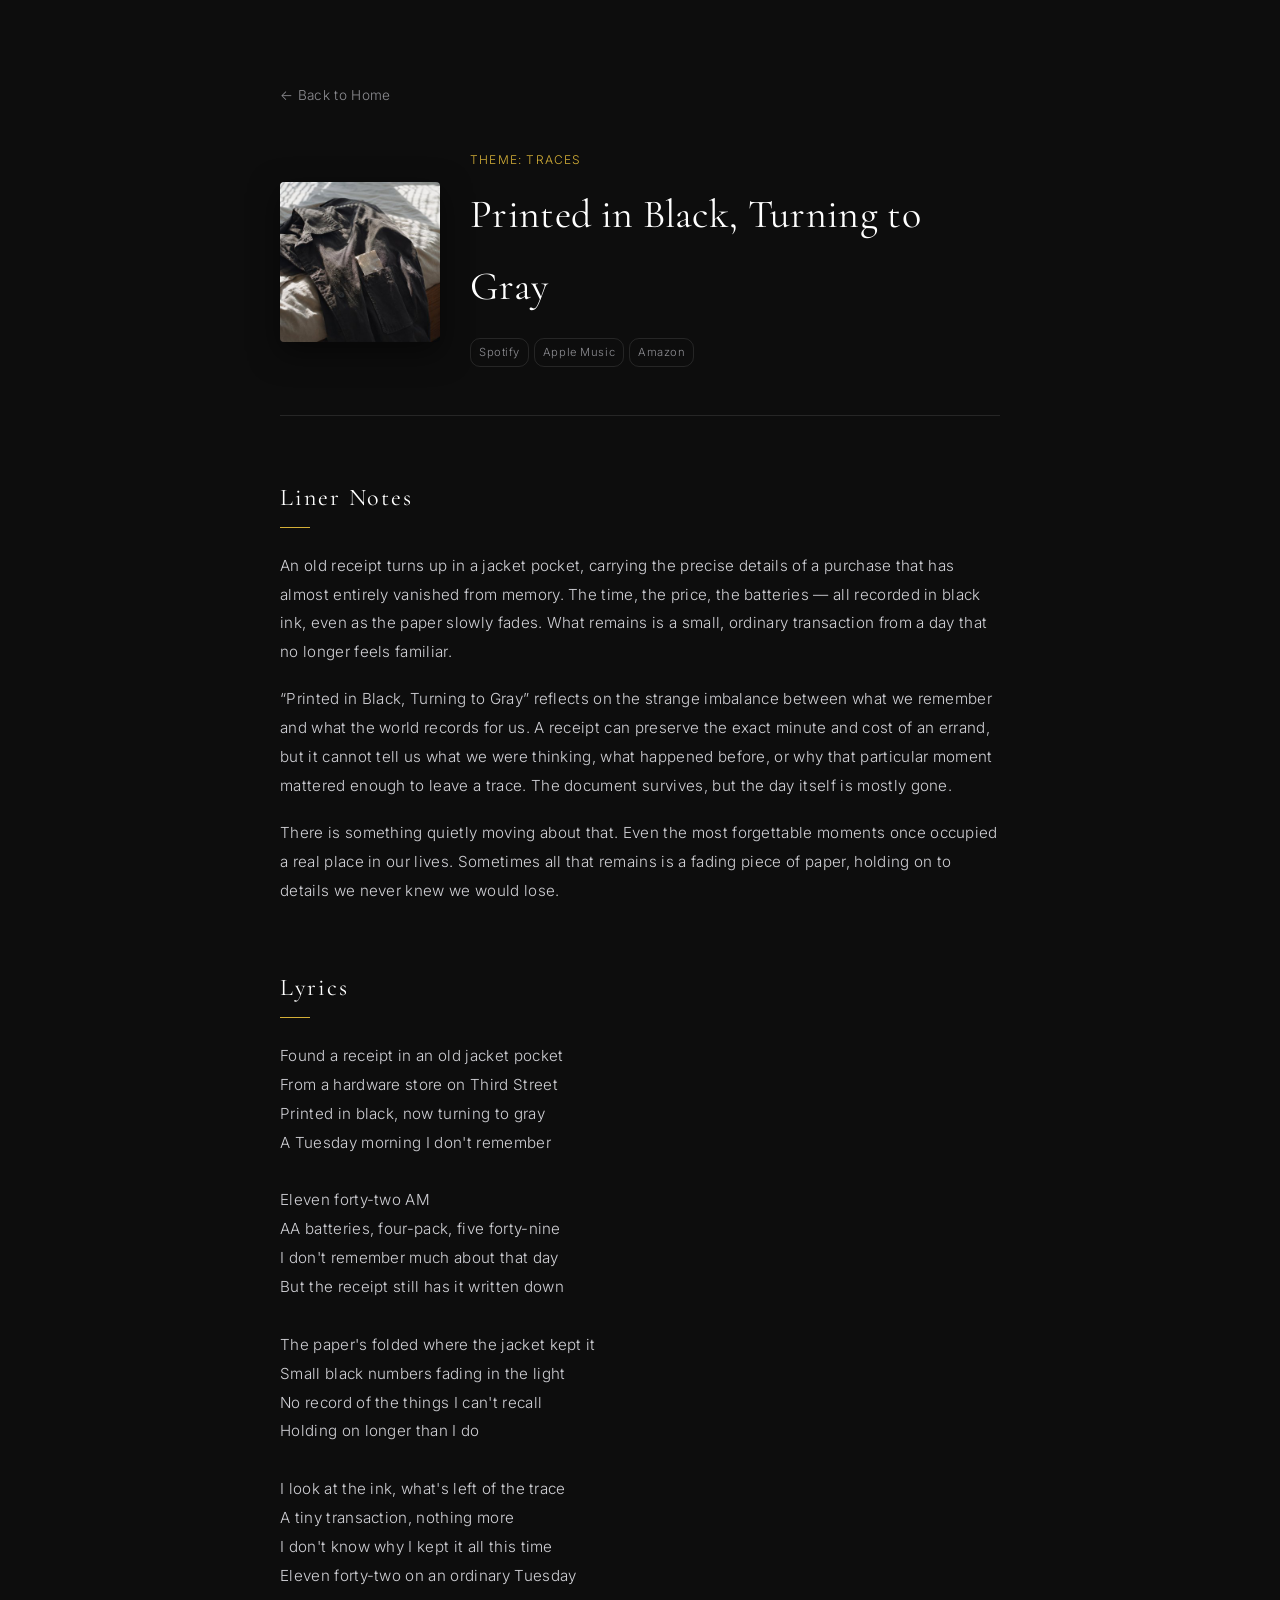
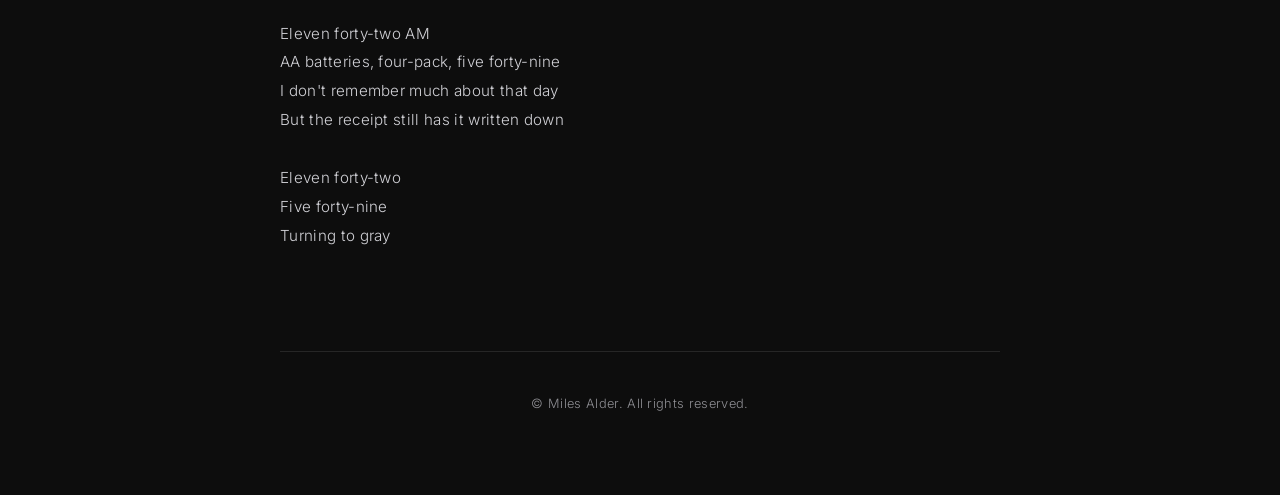
<file: tracks/printed-in-black-turning-to-gray.html>
<!DOCTYPE html>
<html lang="en">
<head>
    <meta charset="UTF-8">
    <meta name="viewport" content="width=device-width, initial-scale=1.0">
    <title>Printed in Black, Turning to Gray - Miles Alder</title>
    <link rel="stylesheet" href="../assets/style.css">
</head>
<body>
    <div class="container sub-page">
        <nav class="back-nav"><a href="../index.html">&larr; Back to Home</a></nav>
        
        <div class="track-detail-header">
            <img src="../assets/img/tracks/printed-in-black-turning-to-gray.jpg" alt="Printed in Black, Turning to Gray" class="detail-jacket">
            <div class="detail-info">
                <div class="detail-theme">Theme: Traces</div>
                <h1>Printed in Black, Turning to Gray</h1>
                <div class="track-links"><a href="https://open.spotify.com/album/6UNGyRWiFKmE7WtnZe0XX3" target="_blank">Spotify</a><a href="https://music.apple.com/us/album/printed-in-black-turning-to-gray-single/6801724943" target="_blank">Apple Music</a><a href="https://www.amazon.com/music/player/albums/B0HFBJFYRJ" target="_blank">Amazon</a></div>
            </div>
        </div>

        <section class="content-section"><h2>Liner Notes</h2><div class="markdown-body"><p>An old receipt turns up in a jacket pocket, carrying the precise details of a purchase that has almost entirely vanished from memory. The time, the price, the batteries — all recorded in black ink, even as the paper slowly fades. What remains is a small, ordinary transaction from a day that no longer feels familiar.</p>
<p>“Printed in Black, Turning to Gray” reflects on the strange imbalance between what we remember and what the world records for us. A receipt can preserve the exact minute and cost of an errand, but it cannot tell us what we were thinking, what happened before, or why that particular moment mattered enough to leave a trace. The document survives, but the day itself is mostly gone.</p>
<p>There is something quietly moving about that. Even the most forgettable moments once occupied a real place in our lives. Sometimes all that remains is a fading piece of paper, holding on to details we never knew we would lose.</p></div></section>
        <section class="content-section"><h2>Lyrics</h2><pre class="lyrics-body">Found a receipt in an old jacket pocket
From a hardware store on Third Street
Printed in black, now turning to gray
A Tuesday morning I don't remember

Eleven forty-two AM
AA batteries, four-pack, five forty-nine
I don't remember much about that day
But the receipt still has it written down

The paper's folded where the jacket kept it
Small black numbers fading in the light
No record of the things I can't recall
Holding on longer than I do

I look at the ink, what's left of the trace
A tiny transaction, nothing more
I don't know why I kept it all this time
Eleven forty-two on an ordinary Tuesday

Eleven forty-two AM
AA batteries, four-pack, five forty-nine
I don't remember much about that day
But the receipt still has it written down

Eleven forty-two
Five forty-nine
Turning to gray</pre></section>

        <footer>
            &copy; Miles Alder. All rights reserved.
        </footer>
    </div>
</body>
</html>
</file>
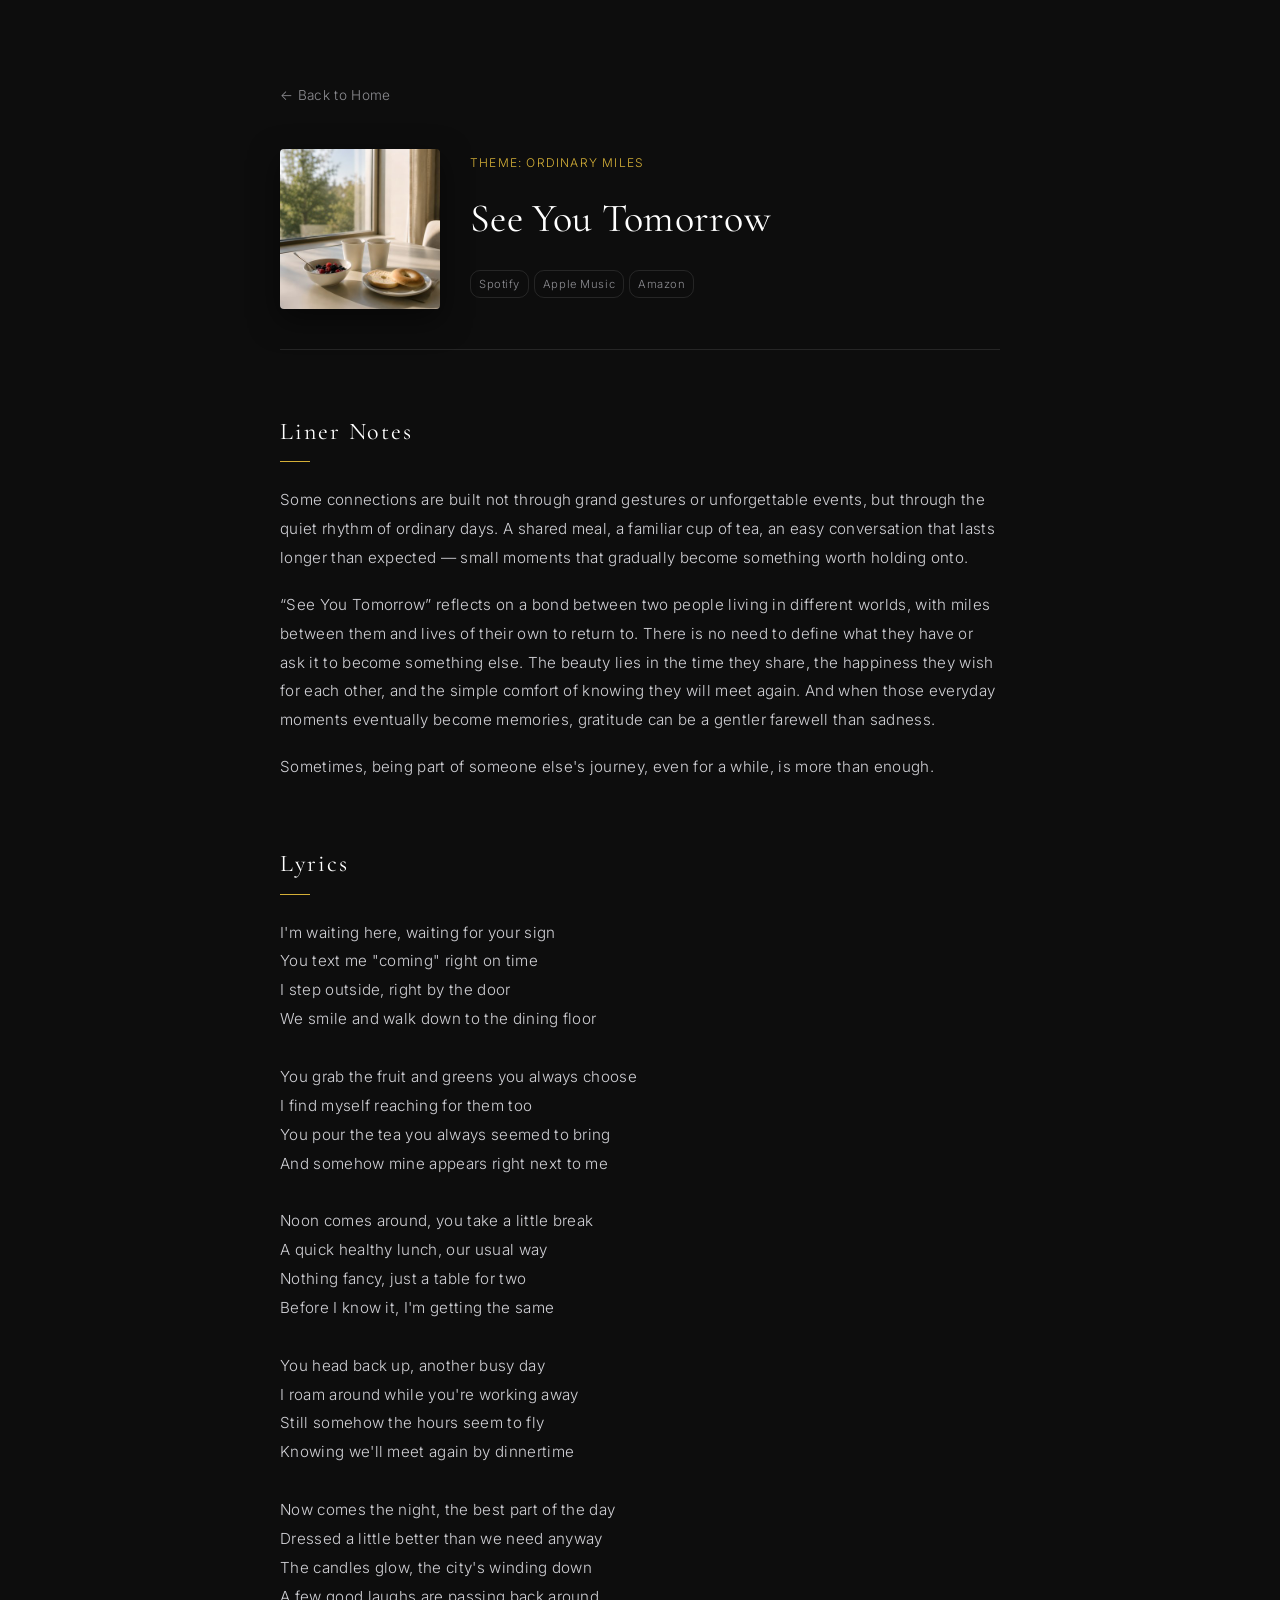
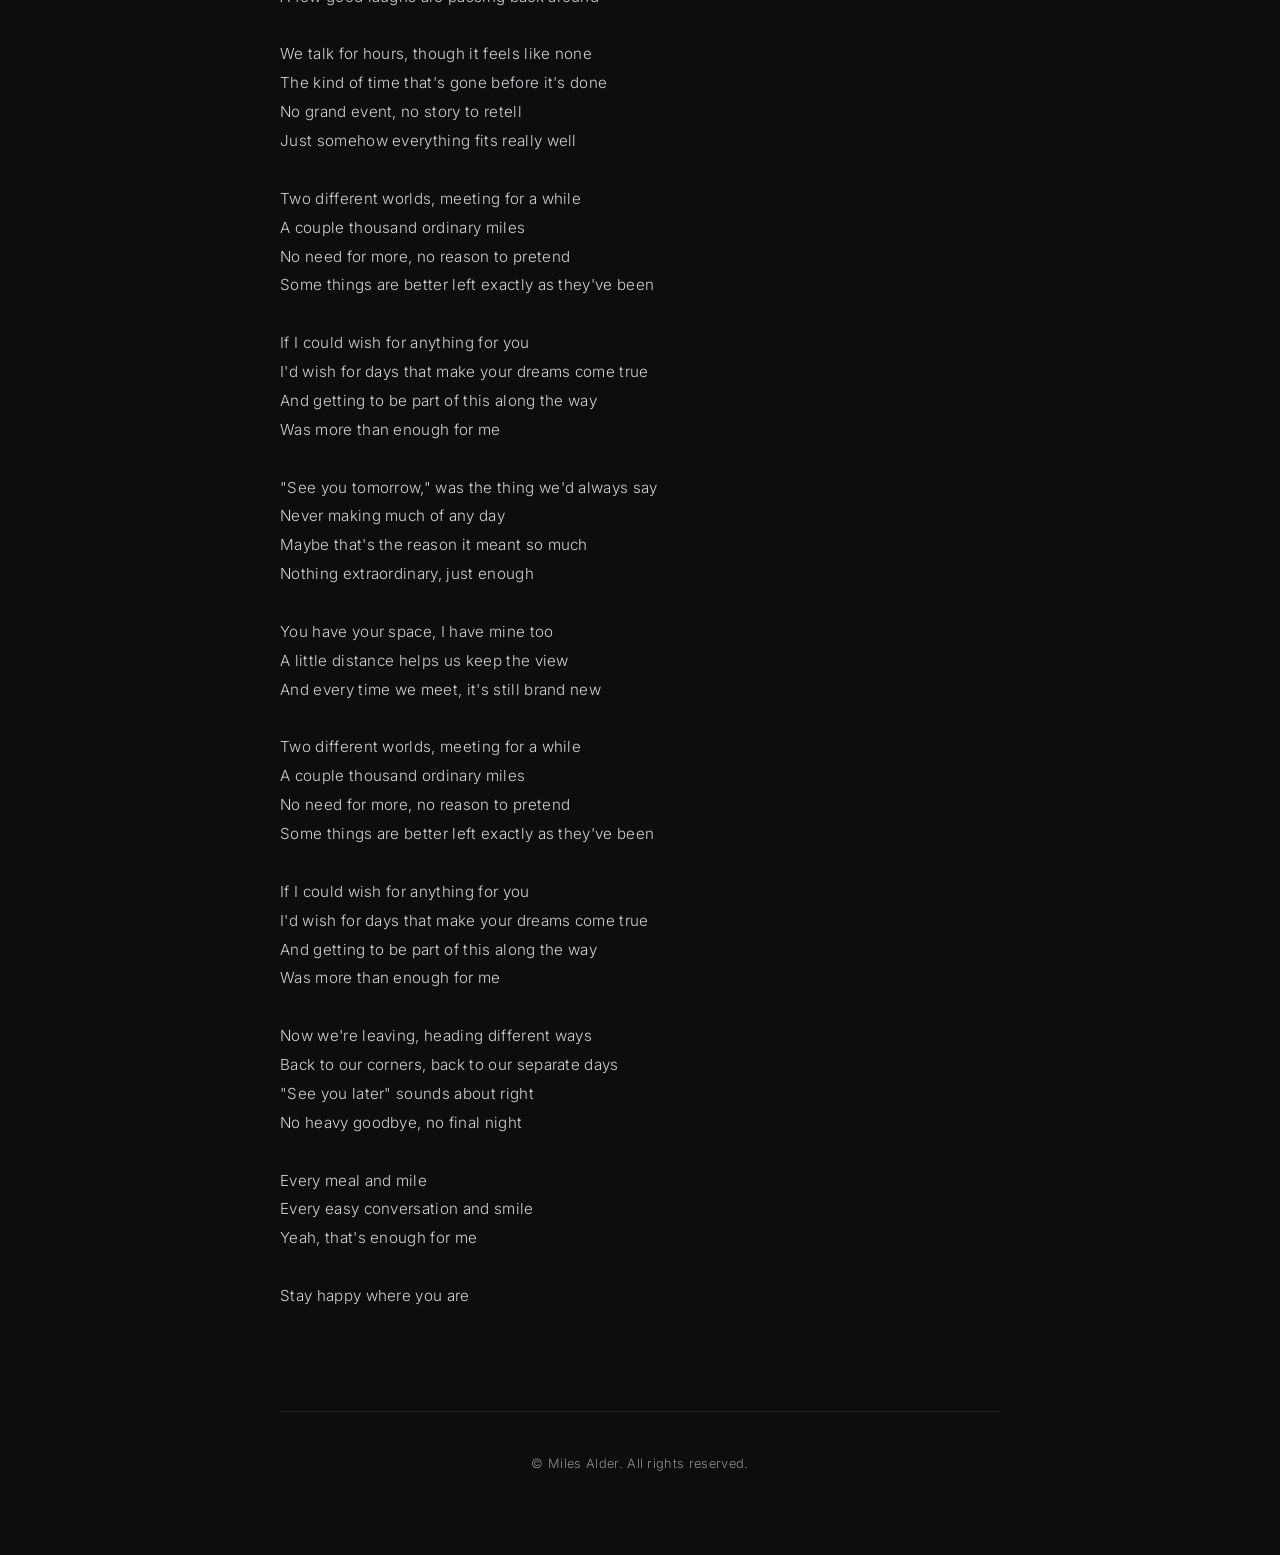
<file: tracks/see-you-tomorrow.html>
<!DOCTYPE html>
<html lang="en">
<head>
    <meta charset="UTF-8">
    <meta name="viewport" content="width=device-width, initial-scale=1.0">
    <title>See You Tomorrow - Miles Alder</title>
    <link rel="stylesheet" href="../assets/style.css">
</head>
<body>
    <div class="container sub-page">
        <nav class="back-nav"><a href="../index.html">&larr; Back to Home</a></nav>
        
        <div class="track-detail-header">
            <img src="../assets/img/tracks/see-you-tomorrow.jpg" alt="See You Tomorrow" class="detail-jacket">
            <div class="detail-info">
                <div class="detail-theme">Theme: Ordinary Miles</div>
                <h1>See You Tomorrow</h1>
                <div class="track-links"><a href="https://open.spotify.com/album/66Iuc3sG0CPCtFG0umC9k2" target="_blank">Spotify</a><a href="https://music.apple.com/us/album/see-you-tomorrow-single/6800533854" target="_blank">Apple Music</a><a href="https://www.amazon.com/music/player/albums/B0HDVV9FYB" target="_blank">Amazon</a></div>
            </div>
        </div>

        <section class="content-section"><h2>Liner Notes</h2><div class="markdown-body"><p>Some connections are built not through grand gestures or unforgettable events, but through the quiet rhythm of ordinary days. A shared meal, a familiar cup of tea, an easy conversation that lasts longer than expected — small moments that gradually become something worth holding onto.</p>
<p>“See You Tomorrow” reflects on a bond between two people living in different worlds, with miles between them and lives of their own to return to. There is no need to define what they have or ask it to become something else. The beauty lies in the time they share, the happiness they wish for each other, and the simple comfort of knowing they will meet again. And when those everyday moments eventually become memories, gratitude can be a gentler farewell than sadness.</p>
<p>Sometimes, being part of someone else's journey, even for a while, is more than enough.</p></div></section>
        <section class="content-section"><h2>Lyrics</h2><pre class="lyrics-body">I'm waiting here, waiting for your sign
You text me "coming" right on time
I step outside, right by the door
We smile and walk down to the dining floor

You grab the fruit and greens you always choose
I find myself reaching for them too
You pour the tea you always seemed to bring
And somehow mine appears right next to me

Noon comes around, you take a little break
A quick healthy lunch, our usual way
Nothing fancy, just a table for two
Before I know it, I'm getting the same

You head back up, another busy day
I roam around while you're working away
Still somehow the hours seem to fly
Knowing we'll meet again by dinnertime

Now comes the night, the best part of the day
Dressed a little better than we need anyway
The candles glow, the city's winding down
A few good laughs are passing back around

We talk for hours, though it feels like none
The kind of time that's gone before it's done
No grand event, no story to retell
Just somehow everything fits really well

Two different worlds, meeting for a while
A couple thousand ordinary miles
No need for more, no reason to pretend
Some things are better left exactly as they've been

If I could wish for anything for you
I'd wish for days that make your dreams come true
And getting to be part of this along the way
Was more than enough for me

"See you tomorrow," was the thing we'd always say
Never making much of any day
Maybe that's the reason it meant so much
Nothing extraordinary, just enough

You have your space, I have mine too
A little distance helps us keep the view
And every time we meet, it's still brand new

Two different worlds, meeting for a while
A couple thousand ordinary miles
No need for more, no reason to pretend
Some things are better left exactly as they've been

If I could wish for anything for you
I'd wish for days that make your dreams come true
And getting to be part of this along the way
Was more than enough for me

Now we're leaving, heading different ways
Back to our corners, back to our separate days
"See you later" sounds about right
No heavy goodbye, no final night

Every meal and mile
Every easy conversation and smile
Yeah, that's enough for me

Stay happy where you are
</pre></section>

        <footer>
            &copy; Miles Alder. All rights reserved.
        </footer>
    </div>
</body>
</html>
</file>
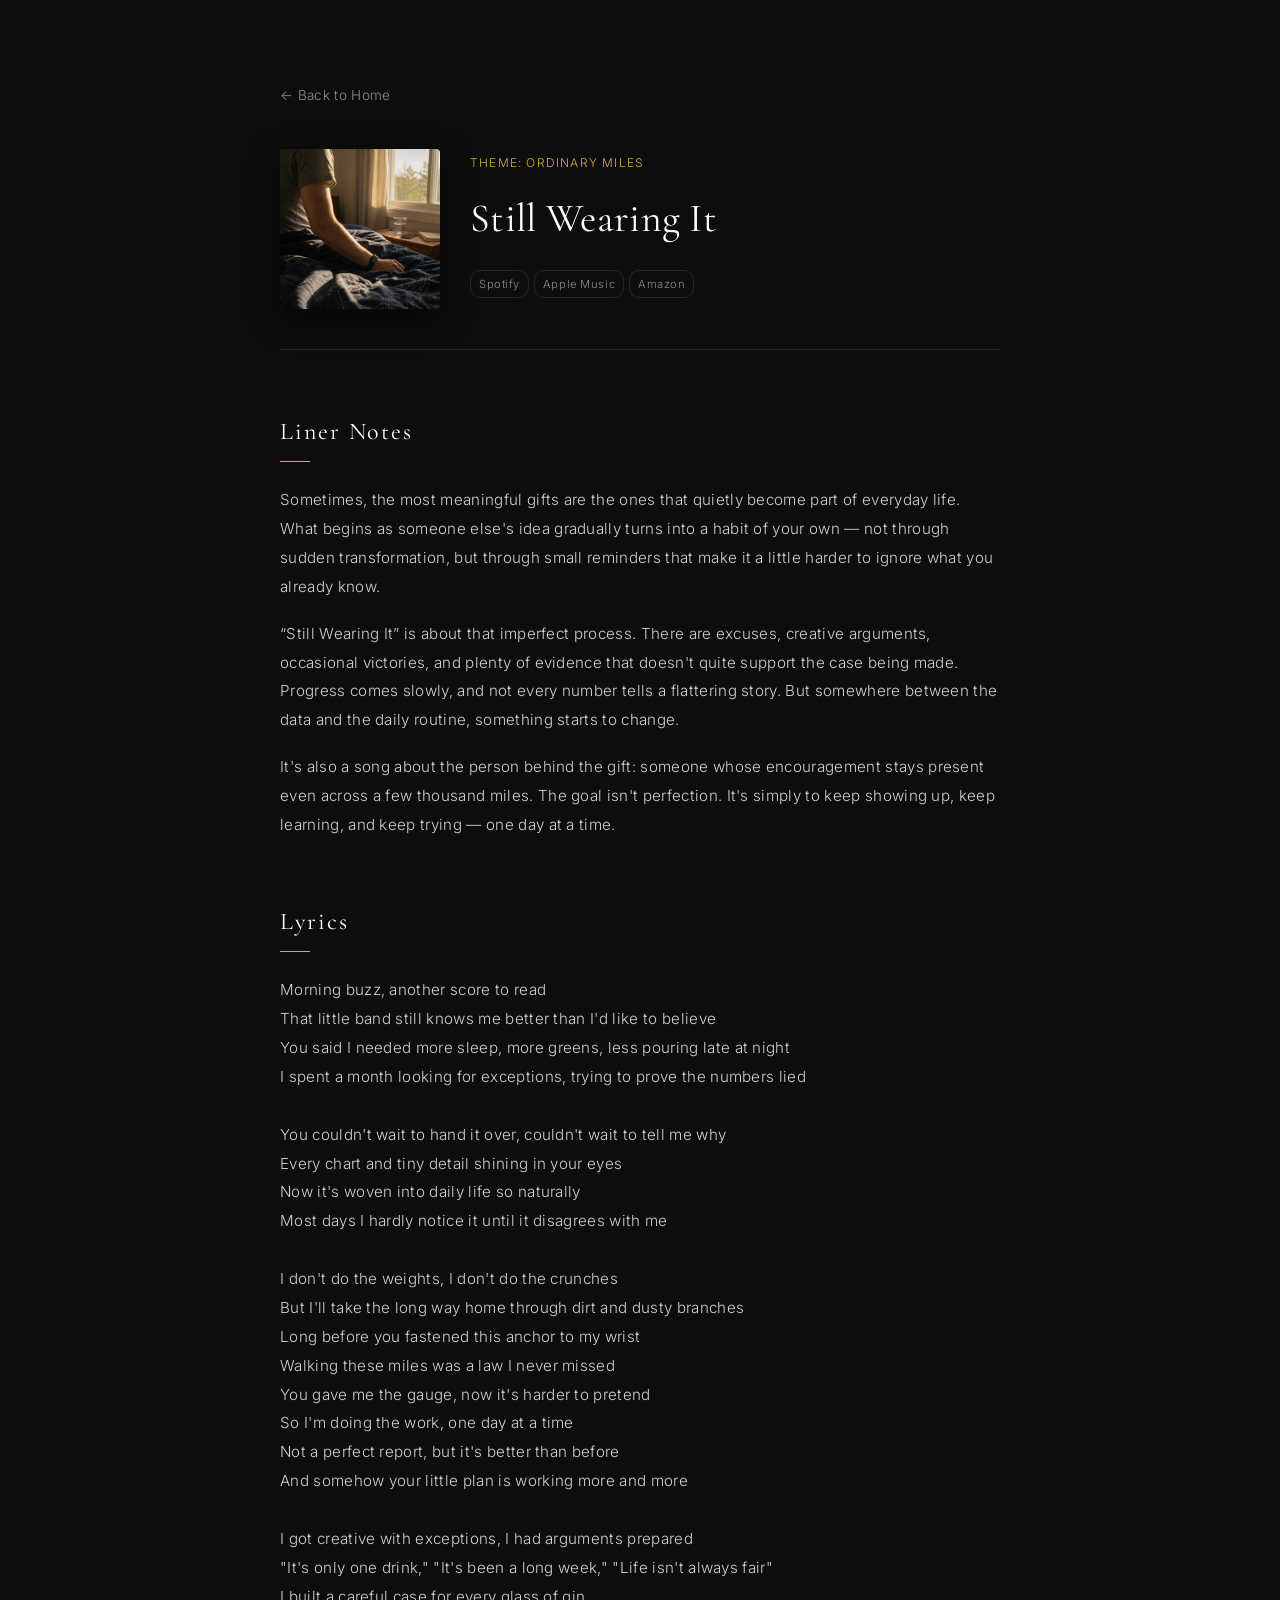
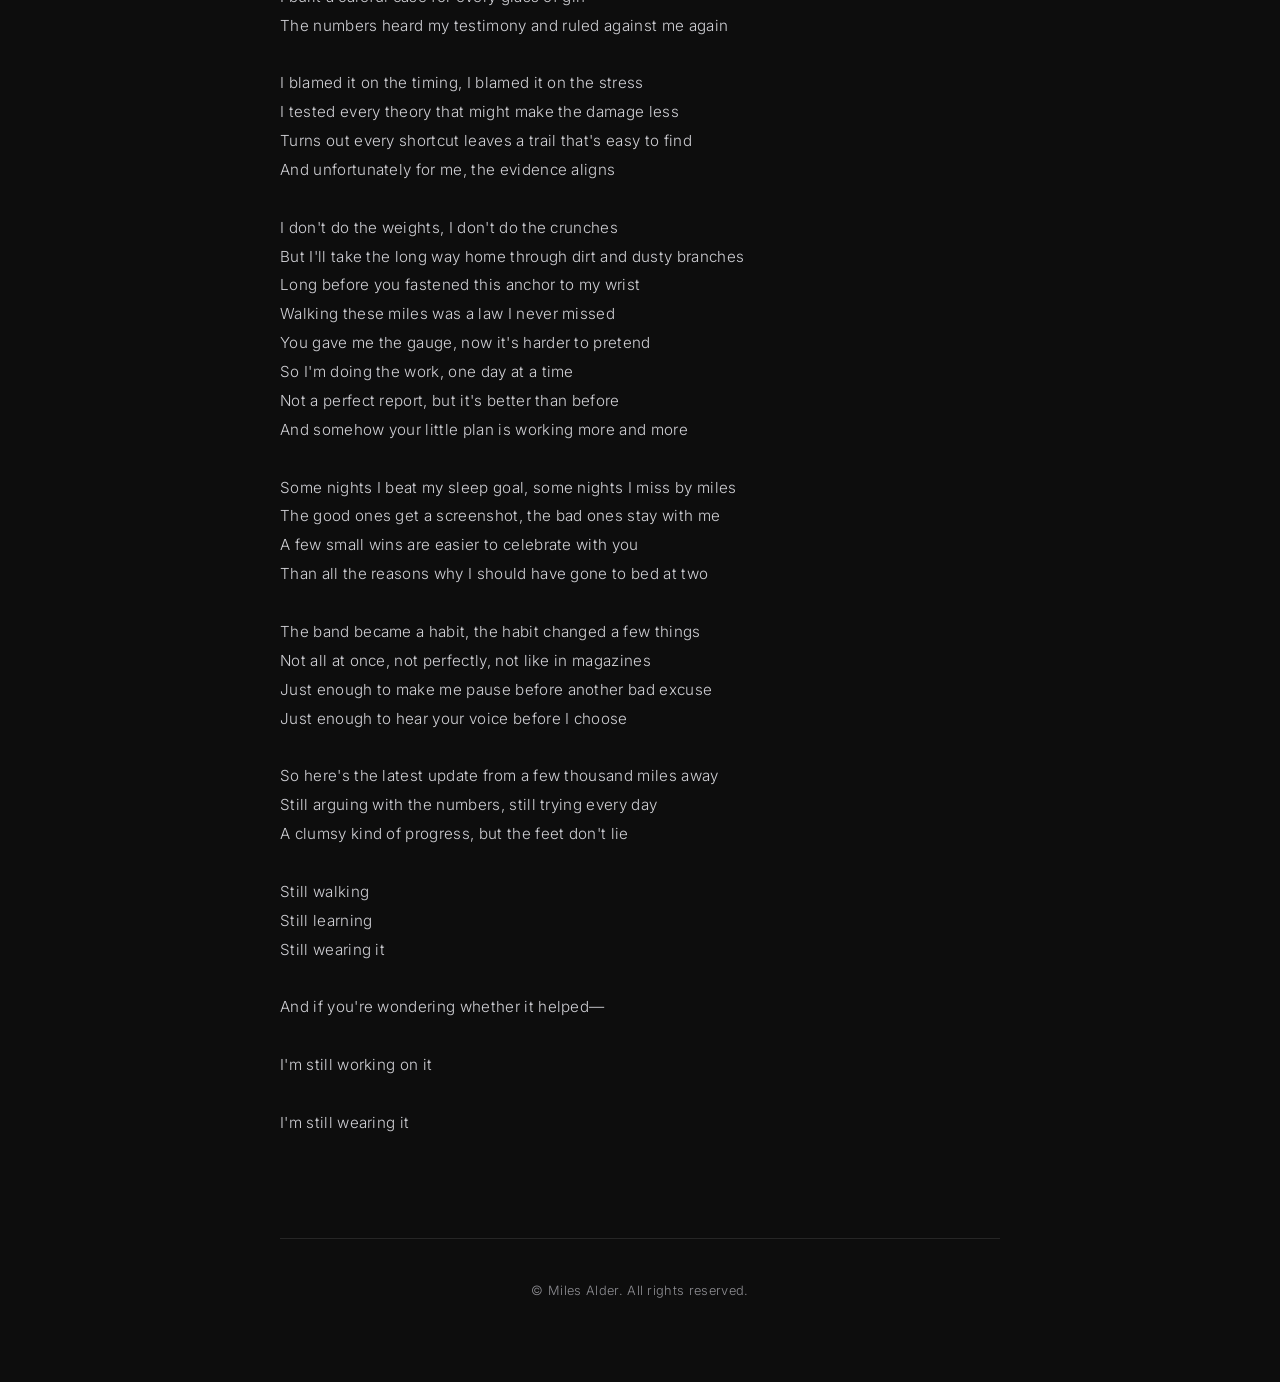
<file: tracks/still-wearing-it.html>
<!DOCTYPE html>
<html lang="en">
<head>
    <meta charset="UTF-8">
    <meta name="viewport" content="width=device-width, initial-scale=1.0">
    <title>Still Wearing It - Miles Alder</title>
    <link rel="stylesheet" href="../assets/style.css">
</head>
<body>
    <div class="container sub-page">
        <nav class="back-nav"><a href="../index.html">&larr; Back to Home</a></nav>
        
        <div class="track-detail-header">
            <img src="../assets/img/tracks/still-wearing-it.jpg" alt="Still Wearing It" class="detail-jacket">
            <div class="detail-info">
                <div class="detail-theme">Theme: Ordinary Miles</div>
                <h1>Still Wearing It</h1>
                <div class="track-links"><a href="https://open.spotify.com/album/2K7XczkN5Wu93w4XVg8cAf" target="_blank">Spotify</a><a href="https://music.apple.com/us/album/still-wearing-it-single/6801064042" target="_blank">Apple Music</a><a href="https://www.amazon.com/music/player/albums/B0HF3VCXK4" target="_blank">Amazon</a></div>
            </div>
        </div>

        <section class="content-section"><h2>Liner Notes</h2><div class="markdown-body"><p>Sometimes, the most meaningful gifts are the ones that quietly become part of everyday life. What begins as someone else's idea gradually turns into a habit of your own — not through sudden transformation, but through small reminders that make it a little harder to ignore what you already know.</p>
<p>“Still Wearing It” is about that imperfect process. There are excuses, creative arguments, occasional victories, and plenty of evidence that doesn't quite support the case being made. Progress comes slowly, and not every number tells a flattering story. But somewhere between the data and the daily routine, something starts to change.</p>
<p>It's also a song about the person behind the gift: someone whose encouragement stays present even across a few thousand miles. The goal isn't perfection. It's simply to keep showing up, keep learning, and keep trying — one day at a time.</p></div></section>
        <section class="content-section"><h2>Lyrics</h2><pre class="lyrics-body">Morning buzz, another score to read
That little band still knows me better than I'd like to believe
You said I needed more sleep, more greens, less pouring late at night
I spent a month looking for exceptions, trying to prove the numbers lied

You couldn't wait to hand it over, couldn't wait to tell me why
Every chart and tiny detail shining in your eyes
Now it's woven into daily life so naturally
Most days I hardly notice it until it disagrees with me

I don't do the weights, I don't do the crunches
But I'll take the long way home through dirt and dusty branches
Long before you fastened this anchor to my wrist
Walking these miles was a law I never missed
You gave me the gauge, now it's harder to pretend
So I'm doing the work, one day at a time
Not a perfect report, but it's better than before
And somehow your little plan is working more and more

I got creative with exceptions, I had arguments prepared
"It's only one drink," "It's been a long week," "Life isn't always fair"
I built a careful case for every glass of gin
The numbers heard my testimony and ruled against me again

I blamed it on the timing, I blamed it on the stress
I tested every theory that might make the damage less
Turns out every shortcut leaves a trail that's easy to find
And unfortunately for me, the evidence aligns

I don't do the weights, I don't do the crunches
But I'll take the long way home through dirt and dusty branches
Long before you fastened this anchor to my wrist
Walking these miles was a law I never missed
You gave me the gauge, now it's harder to pretend
So I'm doing the work, one day at a time
Not a perfect report, but it's better than before
And somehow your little plan is working more and more

Some nights I beat my sleep goal, some nights I miss by miles
The good ones get a screenshot, the bad ones stay with me
A few small wins are easier to celebrate with you
Than all the reasons why I should have gone to bed at two

The band became a habit, the habit changed a few things
Not all at once, not perfectly, not like in magazines
Just enough to make me pause before another bad excuse
Just enough to hear your voice before I choose

So here's the latest update from a few thousand miles away
Still arguing with the numbers, still trying every day
A clumsy kind of progress, but the feet don't lie

Still walking
Still learning
Still wearing it

And if you're wondering whether it helped—

I'm still working on it

I'm still wearing it</pre></section>

        <footer>
            &copy; Miles Alder. All rights reserved.
        </footer>
    </div>
</body>
</html>
</file>
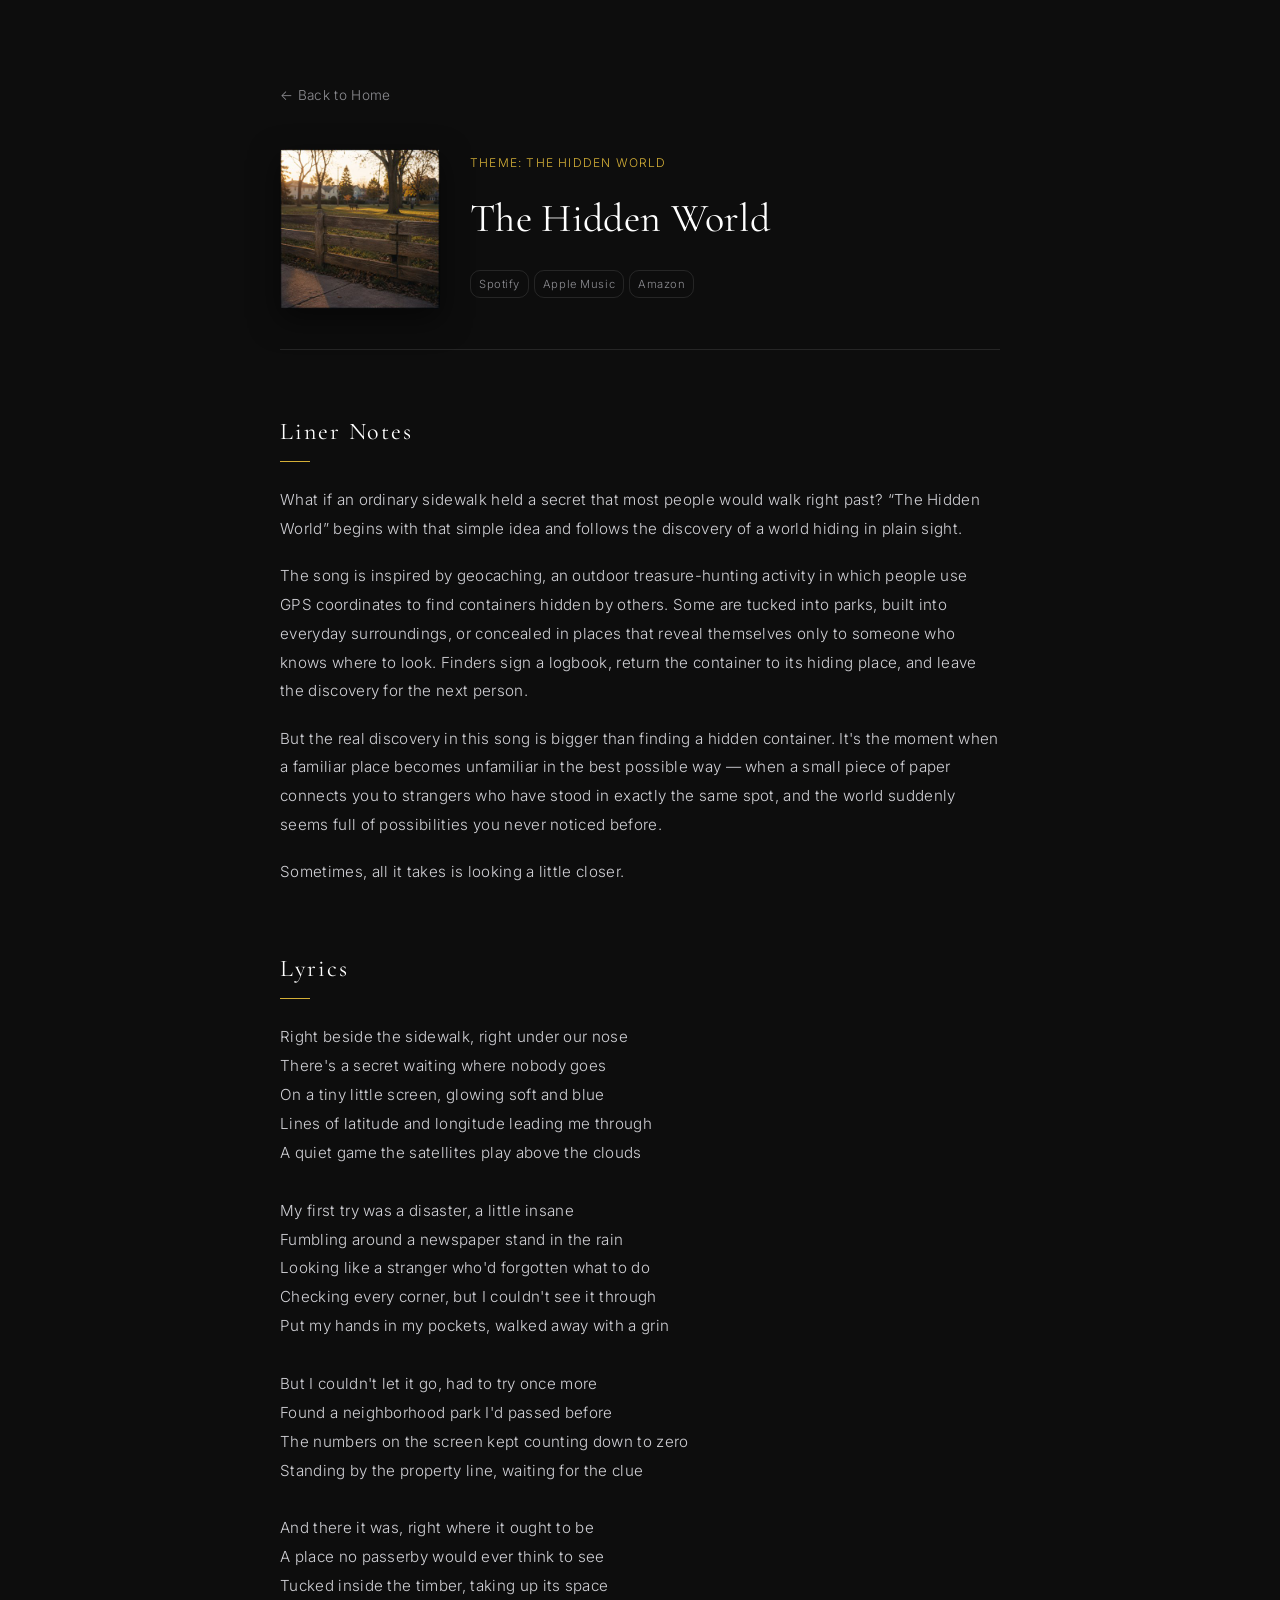
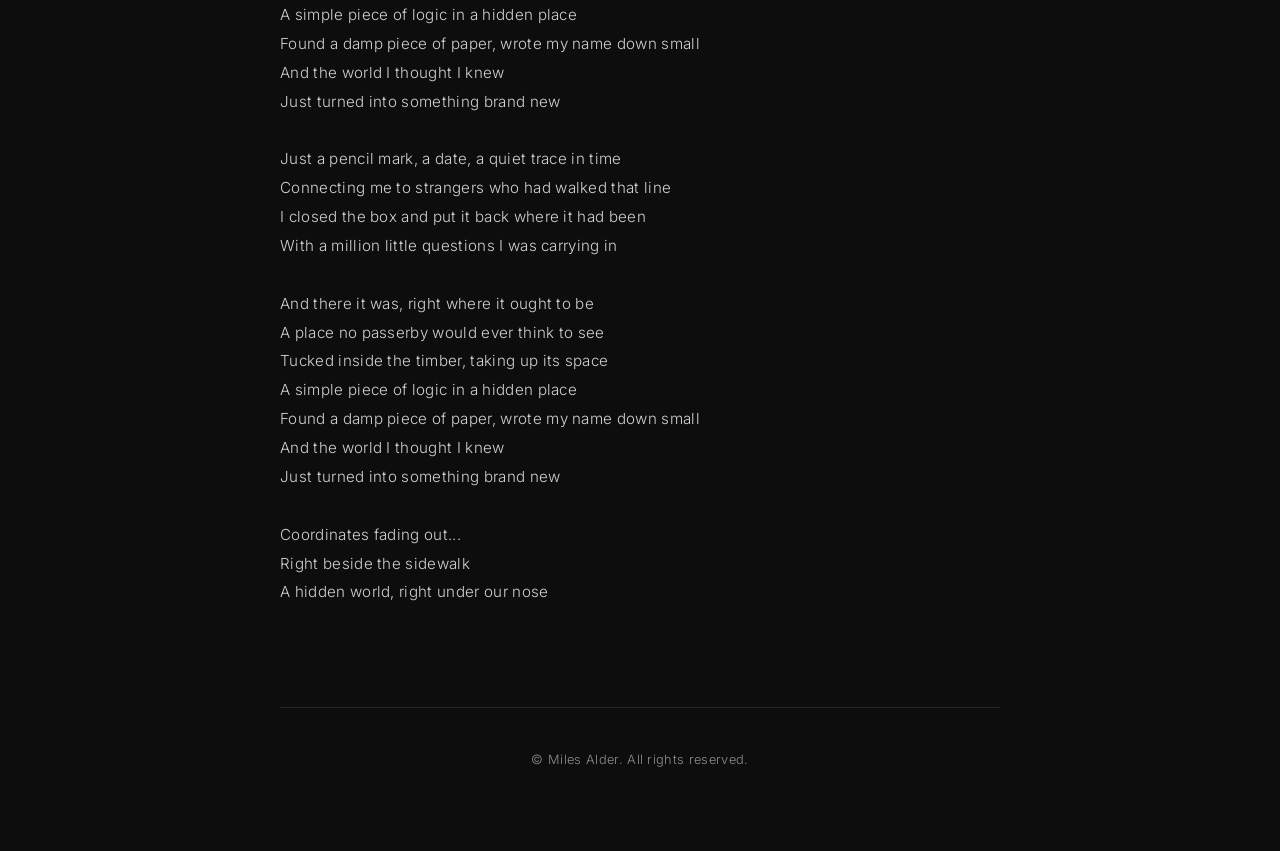
<file: tracks/the-hidden-world.html>
<!DOCTYPE html>
<html lang="en">
<head>
    <meta charset="UTF-8">
    <meta name="viewport" content="width=device-width, initial-scale=1.0">
    <title>The Hidden World - Miles Alder</title>
    <link rel="stylesheet" href="../assets/style.css">
</head>
<body>
    <div class="container sub-page">
        <nav class="back-nav"><a href="../index.html">&larr; Back to Home</a></nav>
        
        <div class="track-detail-header">
            <img src="../assets/img/tracks/the-hidden-world.jpg" alt="The Hidden World" class="detail-jacket">
            <div class="detail-info">
                <div class="detail-theme">Theme: The Hidden World</div>
                <h1>The Hidden World</h1>
                <div class="track-links"><a href="https://open.spotify.com/album/0O5JuQLdHwEFGvOPlSHfTW" target="_blank">Spotify</a><a href="https://music.apple.com/us/album/the-hidden-world-single/6803454920" target="_blank">Apple Music</a><a href="https://www.amazon.com/music/player/albums/B0HFWCYSJH" target="_blank">Amazon</a></div>
            </div>
        </div>

        <section class="content-section"><h2>Liner Notes</h2><div class="markdown-body"><p>What if an ordinary sidewalk held a secret that most people would walk right past? “The Hidden World” begins with that simple idea and follows the discovery of a world hiding in plain sight.</p>
<p>The song is inspired by geocaching, an outdoor treasure-hunting activity in which people use GPS coordinates to find containers hidden by others. Some are tucked into parks, built into everyday surroundings, or concealed in places that reveal themselves only to someone who knows where to look. Finders sign a logbook, return the container to its hiding place, and leave the discovery for the next person.</p>
<p>But the real discovery in this song is bigger than finding a hidden container. It's the moment when a familiar place becomes unfamiliar in the best possible way — when a small piece of paper connects you to strangers who have stood in exactly the same spot, and the world suddenly seems full of possibilities you never noticed before.</p>
<p>Sometimes, all it takes is looking a little closer.</p></div></section>
        <section class="content-section"><h2>Lyrics</h2><pre class="lyrics-body">Right beside the sidewalk, right under our nose
There's a secret waiting where nobody goes
On a tiny little screen, glowing soft and blue
Lines of latitude and longitude leading me through
A quiet game the satellites play above the clouds

My first try was a disaster, a little insane
Fumbling around a newspaper stand in the rain
Looking like a stranger who'd forgotten what to do
Checking every corner, but I couldn't see it through
Put my hands in my pockets, walked away with a grin

But I couldn't let it go, had to try once more
Found a neighborhood park I'd passed before
The numbers on the screen kept counting down to zero
Standing by the property line, waiting for the clue

And there it was, right where it ought to be
A place no passerby would ever think to see
Tucked inside the timber, taking up its space
A simple piece of logic in a hidden place
Found a damp piece of paper, wrote my name down small
And the world I thought I knew
Just turned into something brand new

Just a pencil mark, a date, a quiet trace in time
Connecting me to strangers who had walked that line
I closed the box and put it back where it had been
With a million little questions I was carrying in

And there it was, right where it ought to be
A place no passerby would ever think to see
Tucked inside the timber, taking up its space
A simple piece of logic in a hidden place
Found a damp piece of paper, wrote my name down small
And the world I thought I knew
Just turned into something brand new

Coordinates fading out...
Right beside the sidewalk
A hidden world, right under our nose</pre></section>

        <footer>
            &copy; Miles Alder. All rights reserved.
        </footer>
    </div>
</body>
</html>
</file>
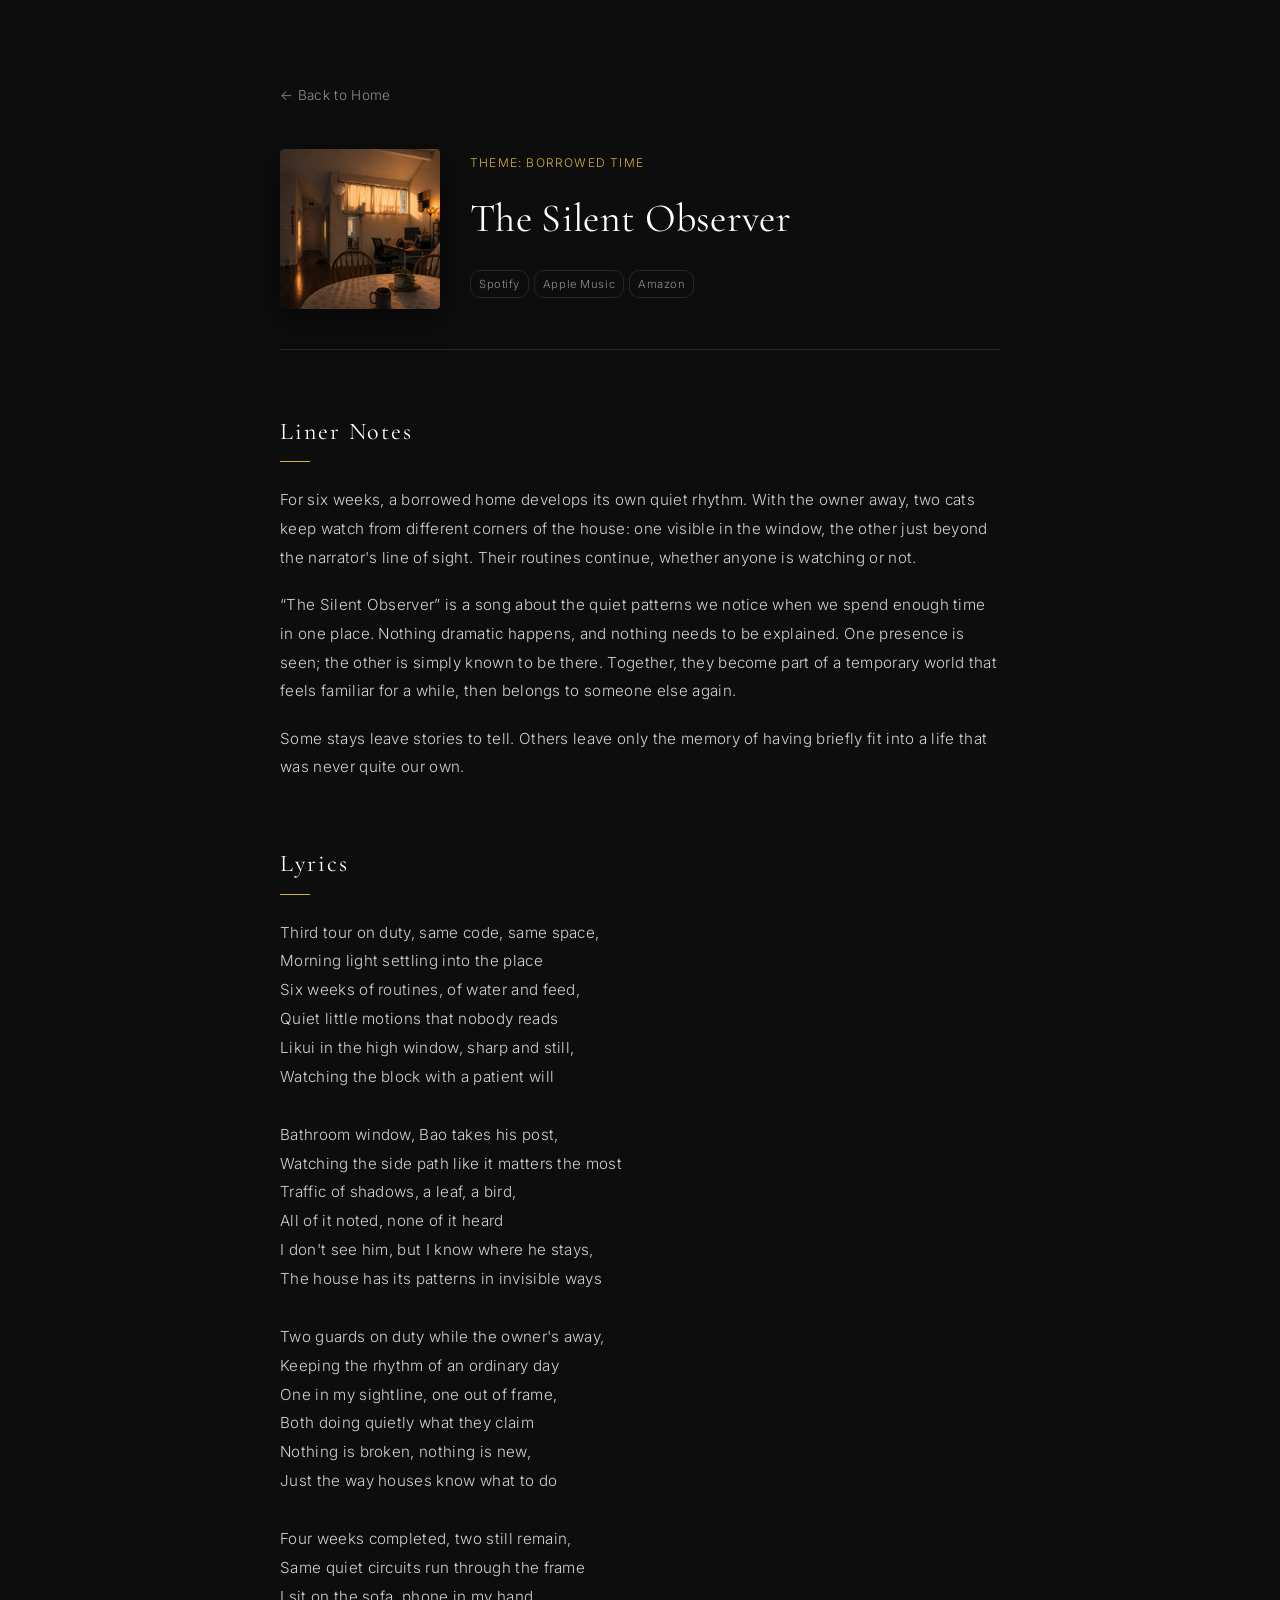
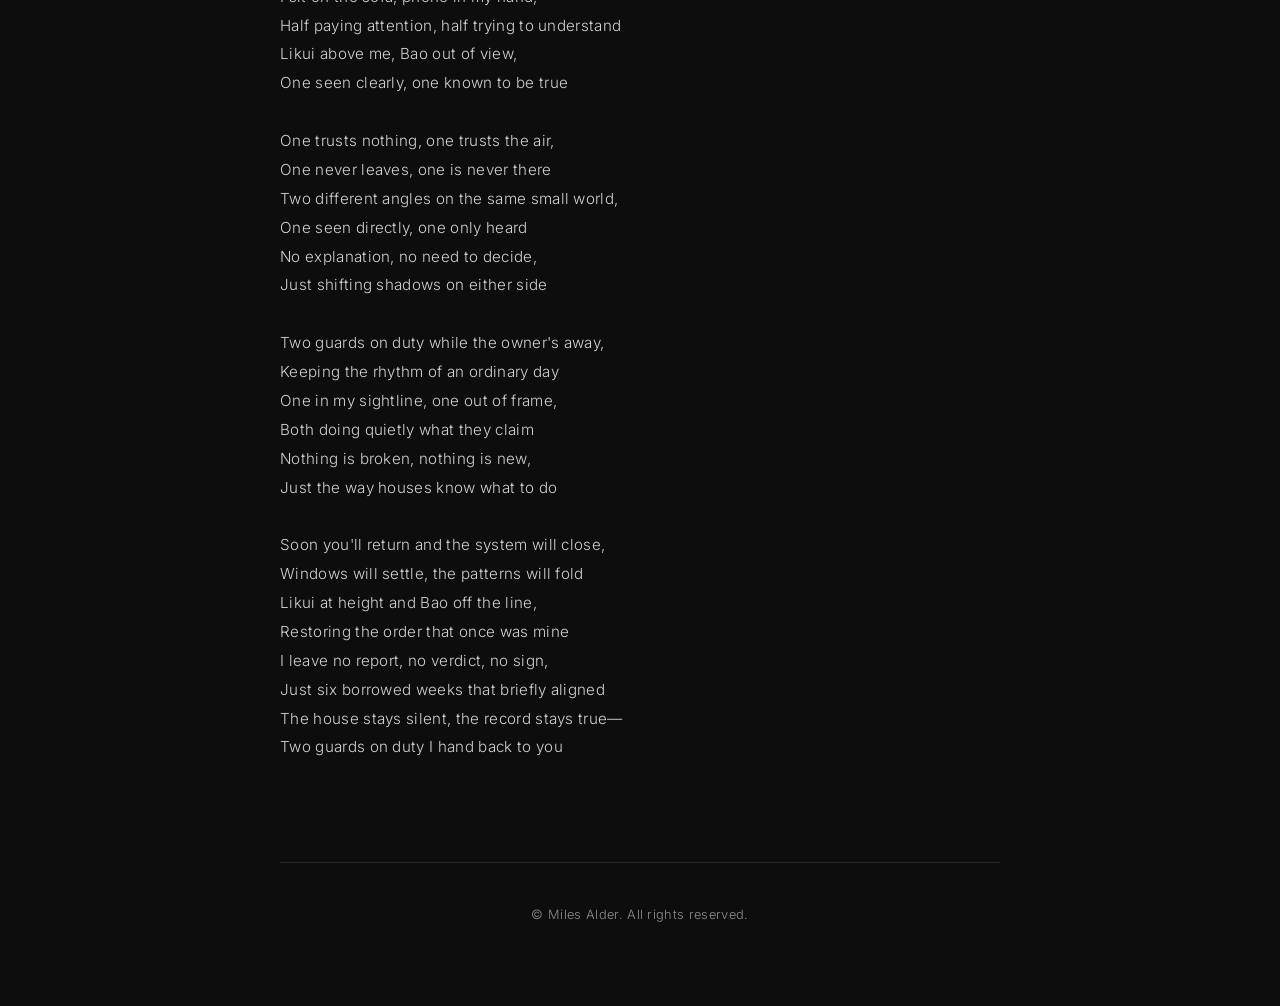
<file: tracks/the-silent-observer.html>
<!DOCTYPE html>
<html lang="en">
<head>
    <meta charset="UTF-8">
    <meta name="viewport" content="width=device-width, initial-scale=1.0">
    <title>The Silent Observer - Miles Alder</title>
    <link rel="stylesheet" href="../assets/style.css">
</head>
<body>
    <div class="container sub-page">
        <nav class="back-nav"><a href="../index.html">&larr; Back to Home</a></nav>
        
        <div class="track-detail-header">
            <img src="../assets/img/tracks/the-silent-observer.jpg" alt="The Silent Observer" class="detail-jacket">
            <div class="detail-info">
                <div class="detail-theme">Theme: Borrowed Time</div>
                <h1>The Silent Observer</h1>
                <div class="track-links"><a href="https://open.spotify.com/album/1v8T5fR0qldv72SdMg7BAY" target="_blank">Spotify</a><a href="https://music.apple.com/us/album/the-silent-observer-single/6801318890" target="_blank">Apple Music</a><a href="https://www.amazon.com/music/player/albums/B0HF66W8W3" target="_blank">Amazon</a></div>
            </div>
        </div>

        <section class="content-section"><h2>Liner Notes</h2><div class="markdown-body"><p>For six weeks, a borrowed home develops its own quiet rhythm. With the owner away, two cats keep watch from different corners of the house: one visible in the window, the other just beyond the narrator's line of sight. Their routines continue, whether anyone is watching or not.</p>
<p>“The Silent Observer” is a song about the quiet patterns we notice when we spend enough time in one place. Nothing dramatic happens, and nothing needs to be explained. One presence is seen; the other is simply known to be there. Together, they become part of a temporary world that feels familiar for a while, then belongs to someone else again.</p>
<p>Some stays leave stories to tell. Others leave only the memory of having briefly fit into a life that was never quite our own.</p></div></section>
        <section class="content-section"><h2>Lyrics</h2><pre class="lyrics-body">Third tour on duty, same code, same space,
Morning light settling into the place
Six weeks of routines, of water and feed,
Quiet little motions that nobody reads
Likui in the high window, sharp and still,
Watching the block with a patient will

Bathroom window, Bao takes his post,
Watching the side path like it matters the most
Traffic of shadows, a leaf, a bird,
All of it noted, none of it heard
I don't see him, but I know where he stays,
The house has its patterns in invisible ways

Two guards on duty while the owner's away,
Keeping the rhythm of an ordinary day
One in my sightline, one out of frame,
Both doing quietly what they claim
Nothing is broken, nothing is new,
Just the way houses know what to do

Four weeks completed, two still remain,
Same quiet circuits run through the frame
I sit on the sofa, phone in my hand,
Half paying attention, half trying to understand
Likui above me, Bao out of view,
One seen clearly, one known to be true

One trusts nothing, one trusts the air,
One never leaves, one is never there
Two different angles on the same small world,
One seen directly, one only heard
No explanation, no need to decide,
Just shifting shadows on either side

Two guards on duty while the owner's away,
Keeping the rhythm of an ordinary day
One in my sightline, one out of frame,
Both doing quietly what they claim
Nothing is broken, nothing is new,
Just the way houses know what to do

Soon you'll return and the system will close,
Windows will settle, the patterns will fold
Likui at height and Bao off the line,
Restoring the order that once was mine
I leave no report, no verdict, no sign,
Just six borrowed weeks that briefly aligned
The house stays silent, the record stays true—
Two guards on duty I hand back to you</pre></section>

        <footer>
            &copy; Miles Alder. All rights reserved.
        </footer>
    </div>
</body>
</html>
</file>
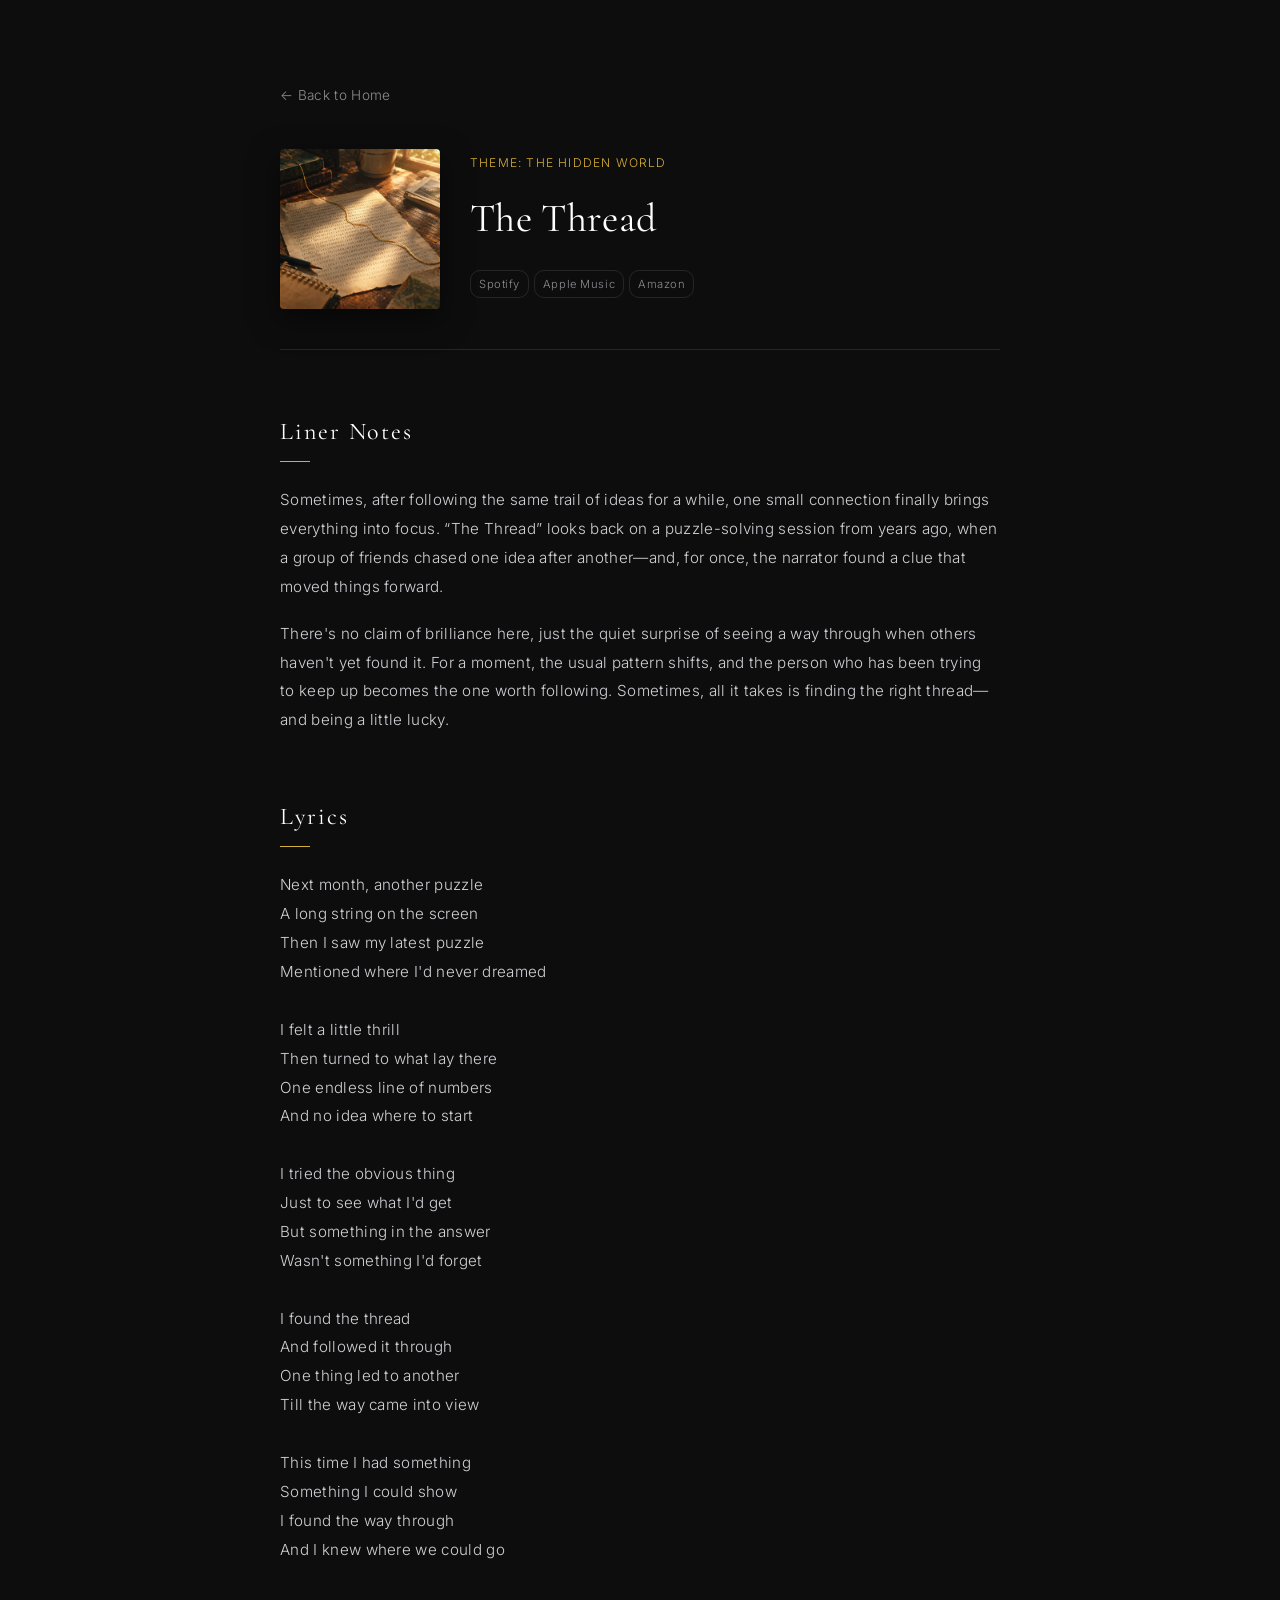
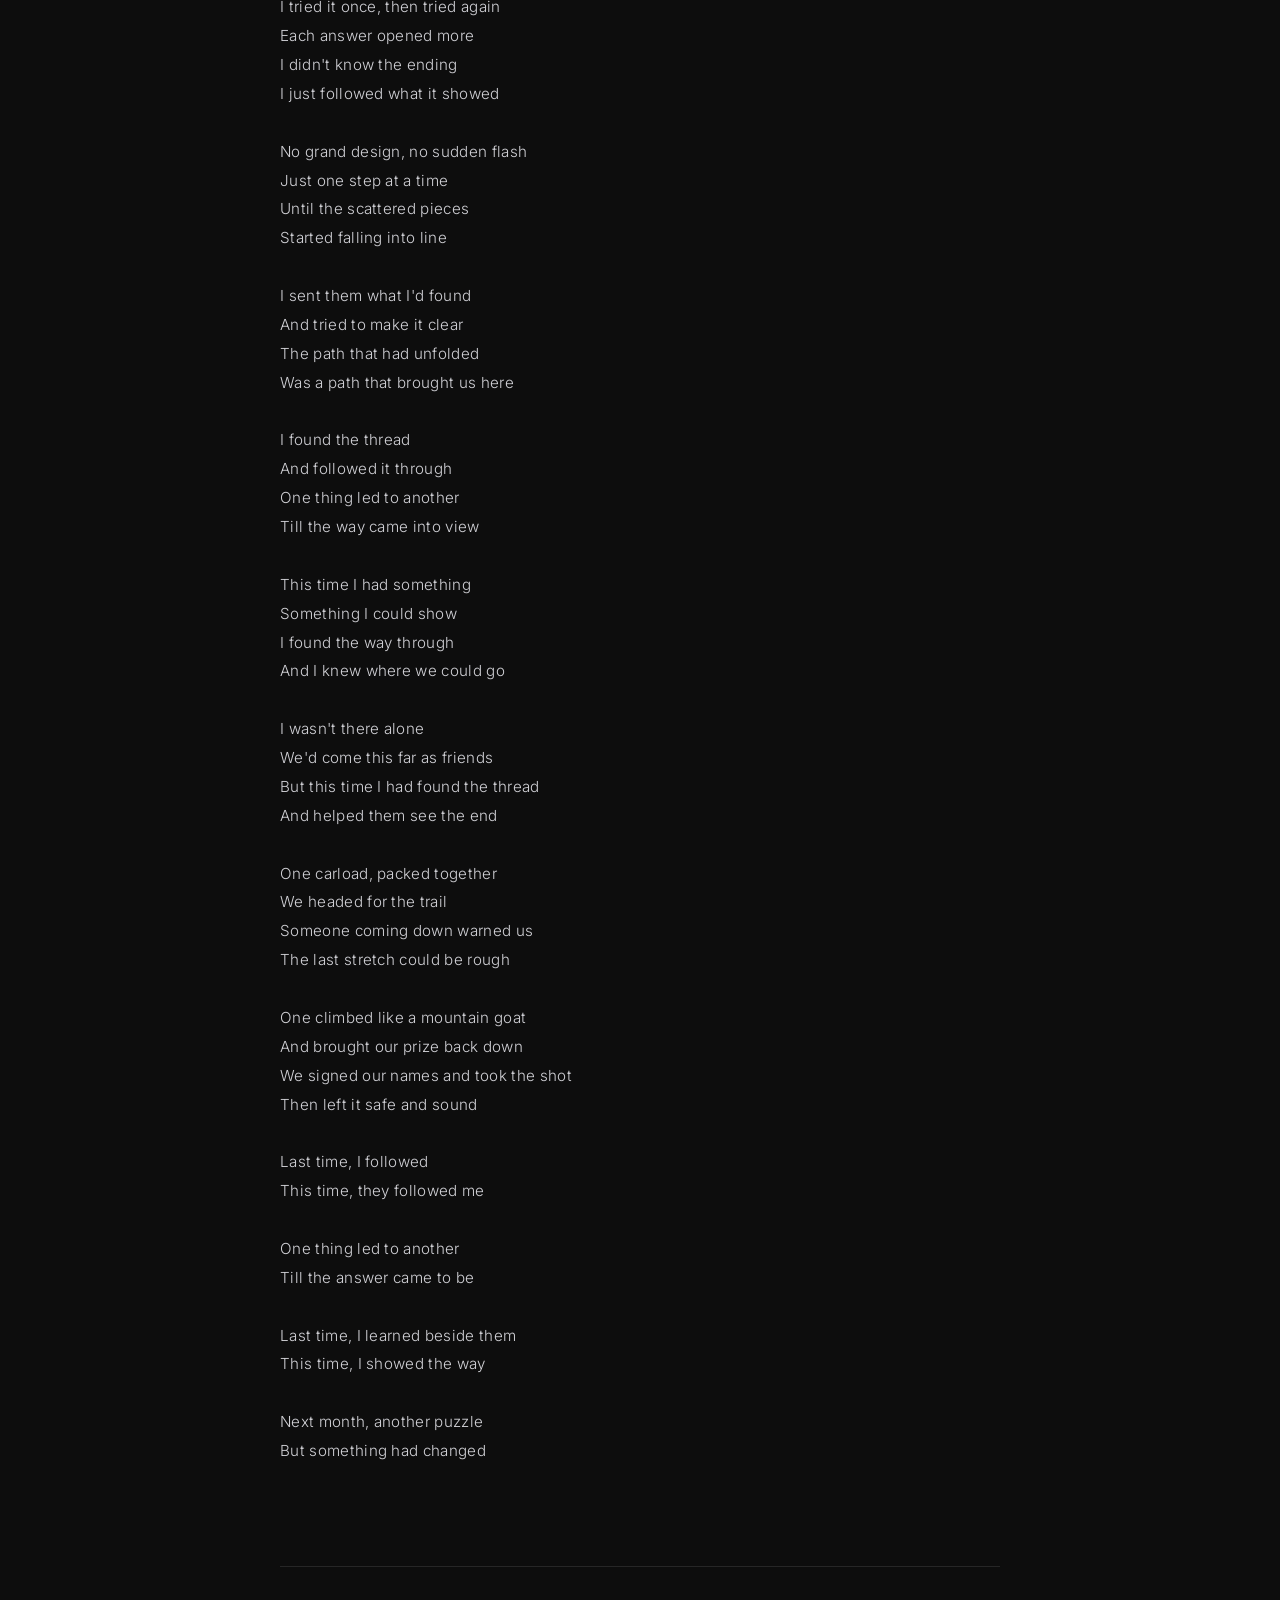
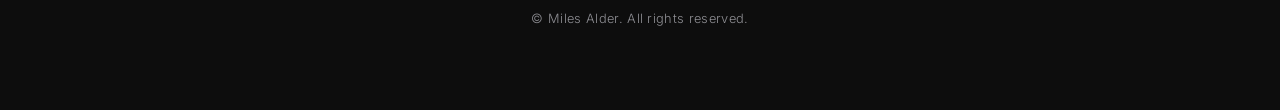
<file: tracks/the-thread.html>
<!DOCTYPE html>
<html lang="en">
<head>
    <meta charset="UTF-8">
    <meta name="viewport" content="width=device-width, initial-scale=1.0">
    <title>The Thread - Miles Alder</title>
    <link rel="stylesheet" href="../assets/style.css">
</head>
<body>
    <div class="container sub-page">
        <nav class="back-nav"><a href="../index.html">&larr; Back to Home</a></nav>
        
        <div class="track-detail-header">
            <img src="../assets/img/tracks/the-thread.jpg" alt="The Thread" class="detail-jacket">
            <div class="detail-info">
                <div class="detail-theme">Theme: The Hidden World</div>
                <h1>The Thread</h1>
                <div class="track-links"><a href="https://open.spotify.com/album/58KKgY0x1oosBgovbDBH08" target="_blank">Spotify</a><a href="https://music.apple.com/us/album/the-thread-single/6821791194" target="_blank">Apple Music</a><a href="https://www.amazon.com/music/player/albums/B0HMPKBLNZ" target="_blank">Amazon</a></div>
            </div>
        </div>

        <section class="content-section"><h2>Liner Notes</h2><div class="markdown-body"><p>Sometimes, after following the same trail of ideas for a while, one small connection finally brings everything into focus. “The Thread” looks back on a puzzle-solving session from years ago, when a group of friends chased one idea after another—and, for once, the narrator found a clue that moved things forward.</p>
<p>There's no claim of brilliance here, just the quiet surprise of seeing a way through when others haven't yet found it. For a moment, the usual pattern shifts, and the person who has been trying to keep up becomes the one worth following. Sometimes, all it takes is finding the right thread—and being a little lucky.</p></div></section>
        <section class="content-section"><h2>Lyrics</h2><pre class="lyrics-body">Next month, another puzzle
A long string on the screen
Then I saw my latest puzzle
Mentioned where I'd never dreamed

I felt a little thrill
Then turned to what lay there
One endless line of numbers
And no idea where to start

I tried the obvious thing
Just to see what I'd get
But something in the answer
Wasn't something I'd forget

I found the thread
And followed it through
One thing led to another
Till the way came into view

This time I had something
Something I could show
I found the way through
And I knew where we could go

I tried it once, then tried again
Each answer opened more
I didn't know the ending
I just followed what it showed

No grand design, no sudden flash
Just one step at a time
Until the scattered pieces
Started falling into line

I sent them what I'd found
And tried to make it clear
The path that had unfolded
Was a path that brought us here

I found the thread
And followed it through
One thing led to another
Till the way came into view

This time I had something
Something I could show
I found the way through
And I knew where we could go

I wasn't there alone
We'd come this far as friends
But this time I had found the thread
And helped them see the end

One carload, packed together
We headed for the trail
Someone coming down warned us
The last stretch could be rough

One climbed like a mountain goat
And brought our prize back down
We signed our names and took the shot
Then left it safe and sound

Last time, I followed
This time, they followed me

One thing led to another
Till the answer came to be

Last time, I learned beside them
This time, I showed the way

Next month, another puzzle
But something had changed</pre></section>

        <footer>
            &copy; Miles Alder. All rights reserved.
        </footer>
    </div>
</body>
</html>
</file>
<file: assets/style.css>
/* ==========================================
   Miles Alder Official - Modern Editorial Theme
   ========================================== */

@import url('https://fonts.googleapis.com/css2?family=Cormorant+Garamond:ital,wght@0,400;0,600;1,400&family=Inter:wght@300;400;500&display=swap');

:root {
    --bg-color: #0d0d0d;
    --text-main: #f0f0f0;
    --text-muted: #8e8e93;
    --accent-gold: #d4af37;
    --border-subtle: rgba(255, 255, 255, 0.1);
    --card-bg: rgba(255, 255, 255, 0.02);
    --card-hover: rgba(255, 255, 255, 0.04);
    --font-heading: 'Cormorant Garamond', Georgia, serif;
    --font-body: 'Inter', -apple-system, sans-serif;
    --max-width: 960px;
}

* {
    box-sizing: border-box;
    margin: 0;
    padding: 0;
}

body {
    background-color: var(--bg-color);
    color: var(--text-main);
    font-family: var(--font-body);
    font-weight: 300;
    line-height: 1.8;
    letter-spacing: 0.02em;
    padding: 80px 24px;
    -webkit-font-smoothing: antialiased;
}

.container {
    max-width: var(--max-width);
    margin: 0 auto;
}

/* Header & Artist Bio */
header {
    margin-bottom: 90px;
    border-bottom: 1px solid var(--border-subtle);
    padding-bottom: 60px;
}

.artist-title {
    font-family: var(--font-heading);
    font-size: 3.5rem;
    font-weight: 400;
    letter-spacing: 0.05em;
    margin-bottom: 24px;
    color: #ffffff;
    line-height: 1.1;
}

.bio-content {
    font-size: 1.1rem;
    color: #cccccc;
    max-width: 720px;
    margin-bottom: 30px;
}

.bio-content p {
    margin-bottom: 1.4em;
}

/* Social Links */
.social-links {
    display: flex;
    flex-wrap: wrap;
    gap: 10px;
    margin-top: 24px;
}

.social-link {
    color: var(--text-main);
    font-size: 0.8rem;
    letter-spacing: 0.08em;
    text-transform: uppercase;
    text-decoration: none;
    background: rgba(255, 255, 255, 0.03);
    border: 1px solid var(--border-subtle);
    padding: 8px 18px;
    border-radius: 20px;
    transition: all 0.2s ease;
}

.social-link:hover {
    color: #000000;
    background: var(--accent-gold);
    border-color: var(--accent-gold);
}

/* Section Headings */
section {
    margin-bottom: 100px;
}

h2 {
    font-family: var(--font-heading);
    font-size: 2rem;
    font-weight: 400;
    letter-spacing: 0.08em;
    color: #ffffff;
    margin-bottom: 40px;
    position: relative;
    display: inline-block;
}

h2::after {
    content: '';
    display: block;
    width: 30px;
    height: 1px;
    background: var(--accent-gold);
    margin-top: 8px;
}

/* News Section */
.news-list {
    display: flex;
    flex-direction: column;
    gap: 16px;
}

.news-item {
    display: grid;
    grid-template-columns: 120px 90px 1fr;
    align-items: center;
    padding: 14px 18px;
    background: var(--card-bg);
    border: 1px solid var(--border-subtle);
    border-radius: 4px;
    font-size: 0.9rem;
    transition: background 0.2s;
}

.news-item:hover {
    background: var(--card-hover);
}

.news-date {
    color: var(--text-muted);
    font-size: 0.85rem;
}

.news-category {
    font-size: 0.7rem;
    letter-spacing: 0.1em;
    text-transform: uppercase;
    color: var(--accent-gold);
    border: 1px solid rgba(212, 175, 55, 0.3);
    padding: 2px 8px;
    border-radius: 20px;
    width: fit-content;
}

.news-title a {
    color: var(--text-main);
    text-decoration: none;
}

.news-title a:hover {
    color: var(--accent-gold);
}

/* Discography / Theme Block */
.theme-block {
    margin-bottom: 80px;
    background: var(--card-bg);
    border: 1px solid var(--border-subtle);
    border-radius: 8px;
    padding: 40px;
}

.theme-header {
    display: grid;
    grid-template-columns: 140px 1fr;
    gap: 32px;
    align-items: center;
    margin-bottom: 40px;
    padding-bottom: 24px;
    border-bottom: 1px solid var(--border-subtle);
}

.theme-jacket {
    width: 140px;
    height: 140px;
    object-fit: cover;
    border-radius: 4px;
    box-shadow: 0 10px 30px rgba(0,0,0,0.5);
}

.theme-info h3 {
    font-family: var(--font-heading);
    font-size: 2.2rem;
    font-weight: 400;
    color: #ffffff;
    margin-bottom: 8px;
}

.theme-desc {
    font-size: 0.95rem;
    color: var(--text-muted);
    margin-bottom: 16px;
    max-width: 600px;
}

.theme-link {
    display: inline-block;
    font-size: 0.8rem;
    letter-spacing: 0.08em;
    text-transform: uppercase;
    color: var(--accent-gold);
    text-decoration: none;
    border: 1px solid rgba(212, 175, 55, 0.4);
    padding: 6px 16px;
    border-radius: 20px;
    transition: all 0.2s;
}

.theme-link:hover {
    background: var(--accent-gold);
    color: #000000;
}

/* Tracks Grid: 横3列固定 */
.tracks-grid {
    display: grid;
    grid-template-columns: repeat(3, 1fr);
    gap: 20px;
}

.track-card {
    background: rgba(0, 0, 0, 0.2);
    border: 1px solid var(--border-subtle);
    padding: 16px;
    border-radius: 6px;
    display: flex;
    flex-direction: column;
    justify-content: space-between;
    transition: transform 0.2s, background 0.2s, border-color 0.2s;
}

.track-card:hover {
    transform: translateY(-4px);
    background: var(--card-hover);
    border-color: rgba(255, 255, 255, 0.2);
}

.track-jacket-wrapper {
    width: 100%;
    aspect-ratio: 1 / 1;
    overflow: hidden;
    border-radius: 4px;
    margin-bottom: 12px;
}

.track-jacket {
    width: 100%;
    height: 100%;
    object-fit: cover;
    transition: transform 0.4s ease;
}

.track-card:hover .track-jacket {
    transform: scale(1.04);
}

.track-title {
    font-family: var(--font-heading);
    font-size: 1.15rem;
    font-weight: 600;
    color: #ffffff;
    margin-bottom: 10px;
    line-height: 1.3;
}

.track-links {
    display: flex;
    flex-wrap: wrap;
    gap: 5px;
    margin-bottom: 8px;
}

.track-links a {
    color: var(--text-muted);
    font-size: 0.7rem;
    letter-spacing: 0.05em;
    text-decoration: none;
    border: 1px solid var(--border-subtle);
    padding: 3px 8px;
    border-radius: 10px;
    transition: all 0.2s;
}

.track-links a:hover {
    color: #ffffff;
    border-color: rgba(255, 255, 255, 0.4);
    background: rgba(255, 255, 255, 0.05);
}

/* トラックカード内のドキュメントリンク（Notes/Lyrics/Page） */
.track-docs {
    display: flex;
    flex-wrap: wrap;
    gap: 5px;
    margin-top: auto;
    border-top: 1px solid var(--border-subtle);
    padding-top: 10px;
}

.modal-trigger, .perm-link {
    background: transparent;
    color: var(--accent-gold);
    font-size: 0.7rem;
    letter-spacing: 0.05em;
    text-decoration: none;
    border: 1px solid rgba(212, 175, 55, 0.3);
    padding: 3px 8px;
    border-radius: 10px;
    cursor: pointer;
    transition: all 0.2s;
}

.modal-trigger:hover, .perm-link:hover {
    background: var(--accent-gold);
    color: #000000;
}

.perm-link {
    color: var(--text-muted);
    border-color: var(--border-subtle);
}

.perm-link:hover {
    color: #fff;
    background: rgba(255, 255, 255, 0.1);
}

/* モーダルウィンドウのスタイル */
.modal-overlay {
    position: fixed;
    top: 0;
    left: 0;
    width: 100%;
    height: 100%;
    background: rgba(0, 0, 0, 0.85);
    backdrop-filter: blur(5px);
    display: flex;
    justify-content: center;
    align-items: center;
    opacity: 0;
    visibility: hidden;
    transition: opacity 0.3s ease, visibility 0.3s ease;
    z-index: 1000;
    padding: 20px;
}

.modal-overlay.active {
    opacity: 1;
    visibility: visible;
}

.modal-content {
    background: #141414;
    border: 1px solid var(--border-subtle);
    border-radius: 8px;
    max-width: 680px;
    width: 100%;
    max-height: 85vh;
    overflow-y: auto;
    padding: 40px;
    position: relative;
    box-shadow: 0 20px 50px rgba(0,0,0,0.8);
}

.modal-close {
    position: absolute;
    top: 20px;
    right: 20px;
    background: none;
    border: none;
    color: var(--text-muted);
    font-size: 1.8rem;
    cursor: pointer;
    transition: color 0.2s;
}

.modal-close:hover {
    color: #fff;
}

.modal-subtitle {
    font-size: 0.75rem;
    letter-spacing: 0.15em;
    text-transform: uppercase;
    color: var(--accent-gold);
    display: block;
    margin-bottom: 8px;
}

.modal-content h3 {
    font-family: var(--font-heading);
    font-size: 2rem;
    font-weight: 400;
    color: #fff;
    margin-bottom: 24px;
    border-bottom: 1px solid var(--border-subtle);
    padding-bottom: 12px;
}

/* Markdown & Lyrics Formatting in Modal & Subpages */
.markdown-body p, .lyrics-body {
    font-size: 0.95rem;
    color: #d1d1d6;
    margin-bottom: 1.2em;
    line-height: 1.9;
}

.lyrics-body {
    white-space: pre-wrap;
    font-family: var(--font-body);
}

/* 個別トラックページ (Subpage) のスタイル */
.container.sub-page {
    max-width: 720px;
}

.back-nav {
    margin-bottom: 40px;
}

.back-nav a {
    color: var(--text-muted);
    text-decoration: none;
    font-size: 0.85rem;
    transition: color 0.2s;
}

.back-nav a:hover {
    color: var(--accent-gold);
}

.track-detail-header {
    display: flex;
    gap: 30px;
    align-items: center;
    margin-bottom: 60px;
    border-bottom: 1px solid var(--border-subtle);
    padding-bottom: 40px;
}

.detail-jacket {
    width: 160px;
    height: 160px;
    object-fit: cover;
    border-radius: 4px;
    box-shadow: 0 10px 30px rgba(0,0,0,0.5);
}

.detail-theme {
    font-size: 0.75rem;
    letter-spacing: 0.1em;
    text-transform: uppercase;
    color: var(--accent-gold);
    margin-bottom: 8px;
}

.track-detail-header h1 {
    font-family: var(--font-heading);
    font-size: 2.5rem;
    font-weight: 400;
    color: #fff;
    margin-bottom: 16px;
}

.content-section {
    margin-bottom: 60px;
}

.content-section h2 {
    font-size: 1.5rem;
    margin-bottom: 24px;
}

/* Responsive */
@media (max-width: 768px) {
    .tracks-grid {
        grid-template-columns: repeat(2, 1fr);
    }
    .track-detail-header {
        flex-direction: column;
        text-align: center;
    }
}

@media (max-width: 480px) {
    .tracks-grid {
        grid-template-columns: 1fr;
    }
}

/* Footer */
footer {
    text-align: center;
    font-size: 0.8rem;
    color: var(--text-muted);
    border-top: 1px solid var(--border-subtle);
    padding-top: 40px;
    margin-top: 100px;
}
</file>
